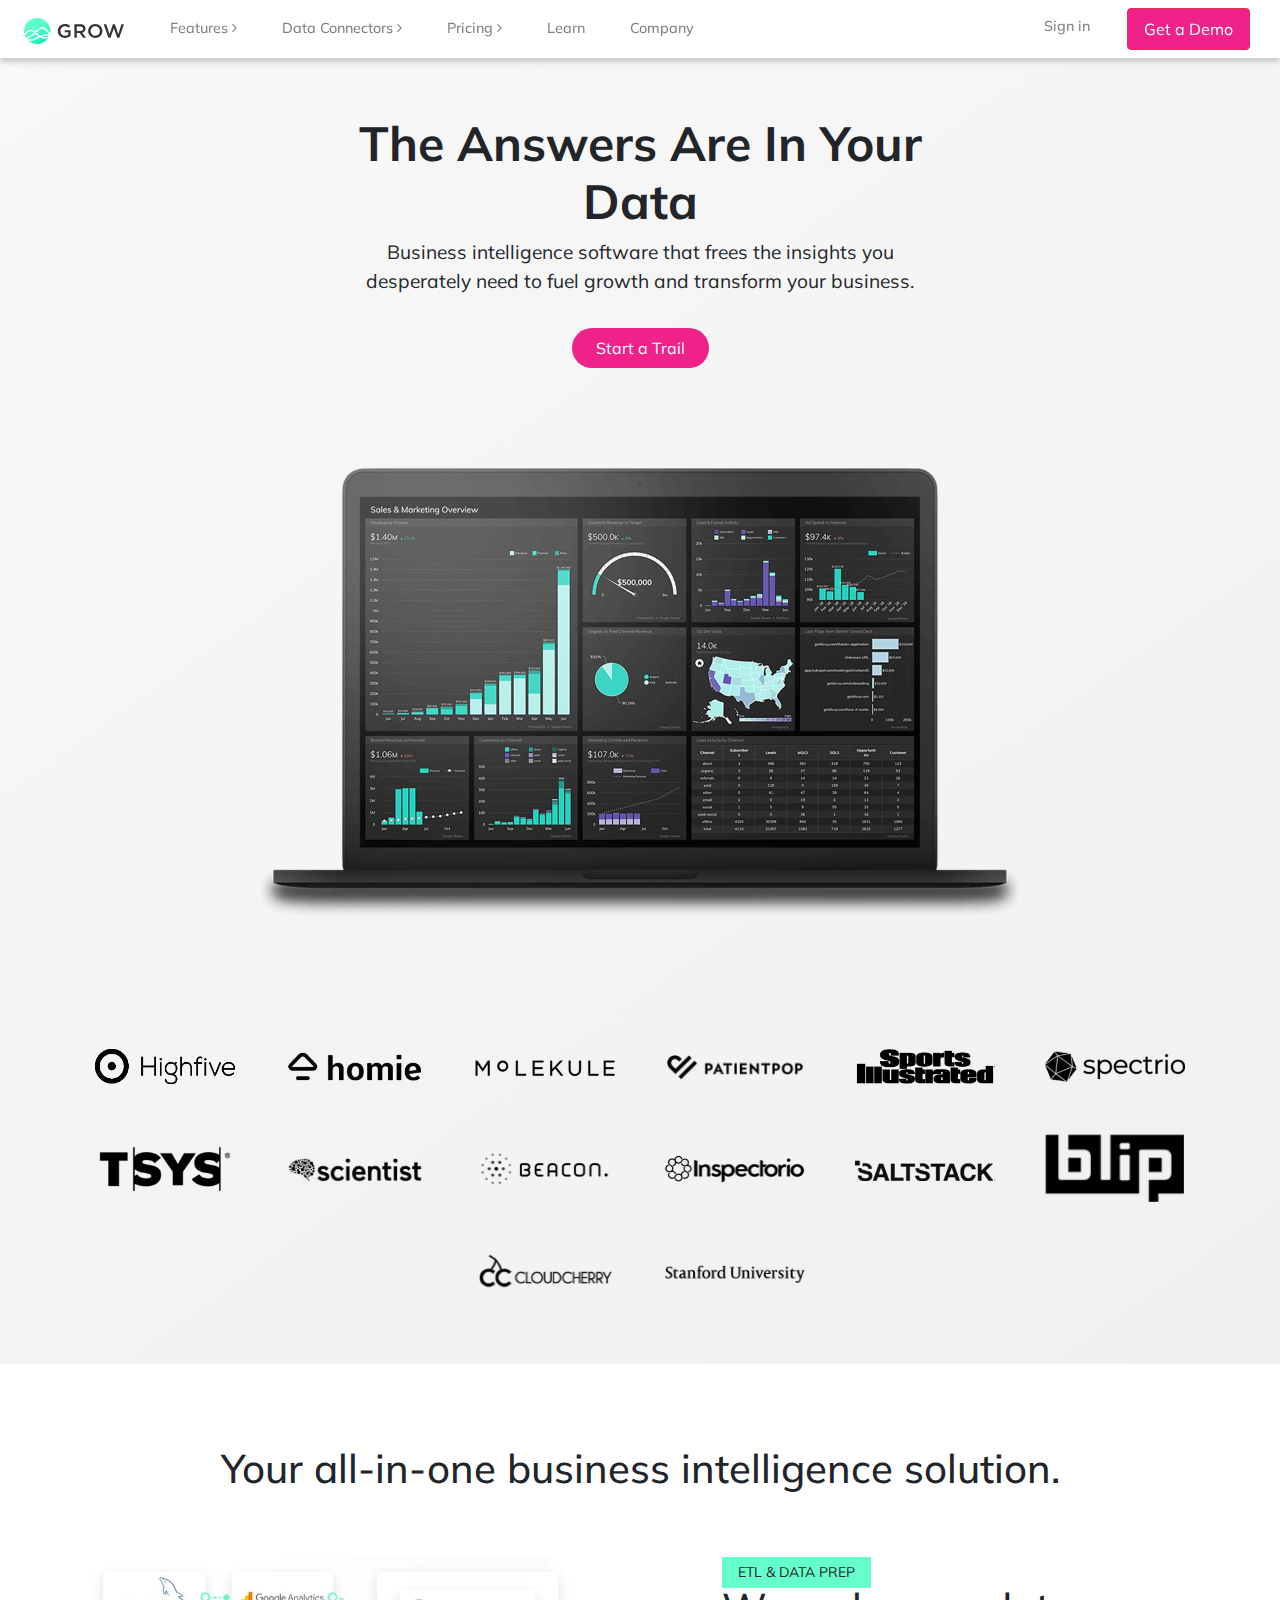
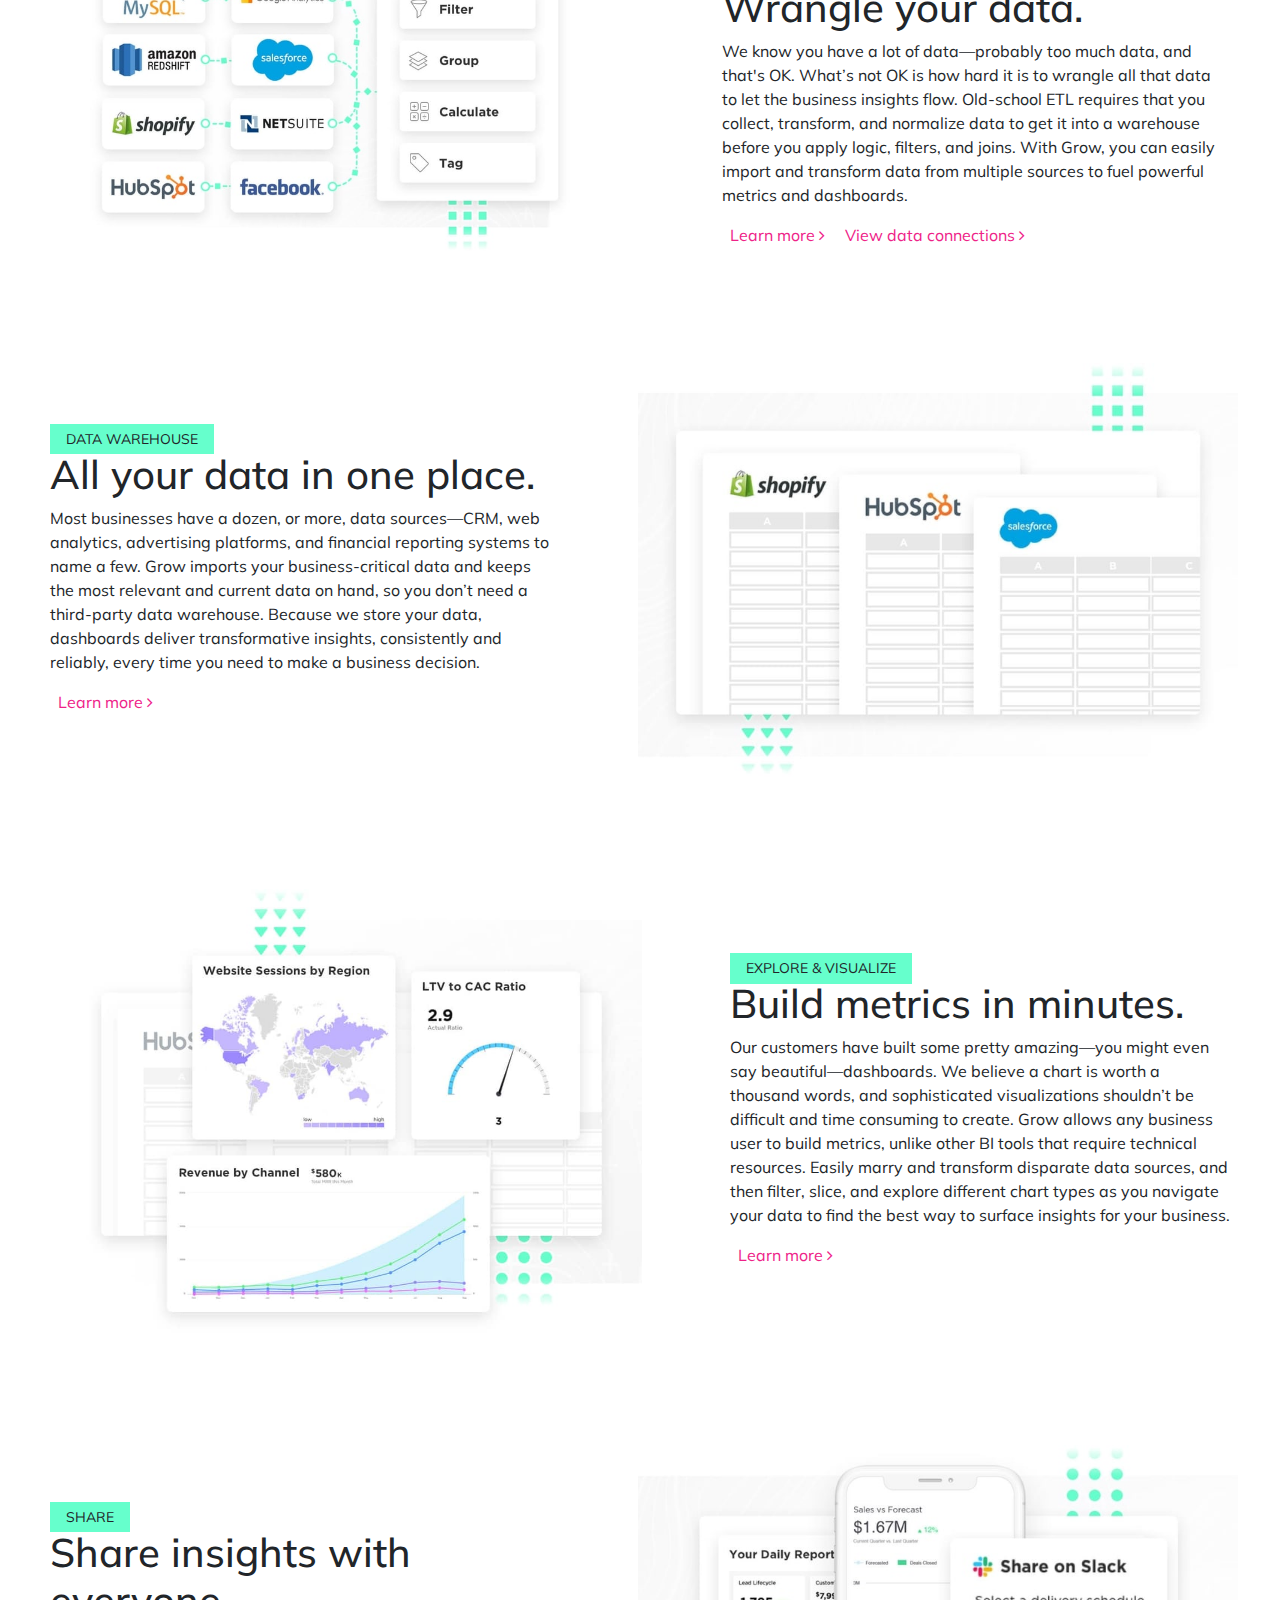
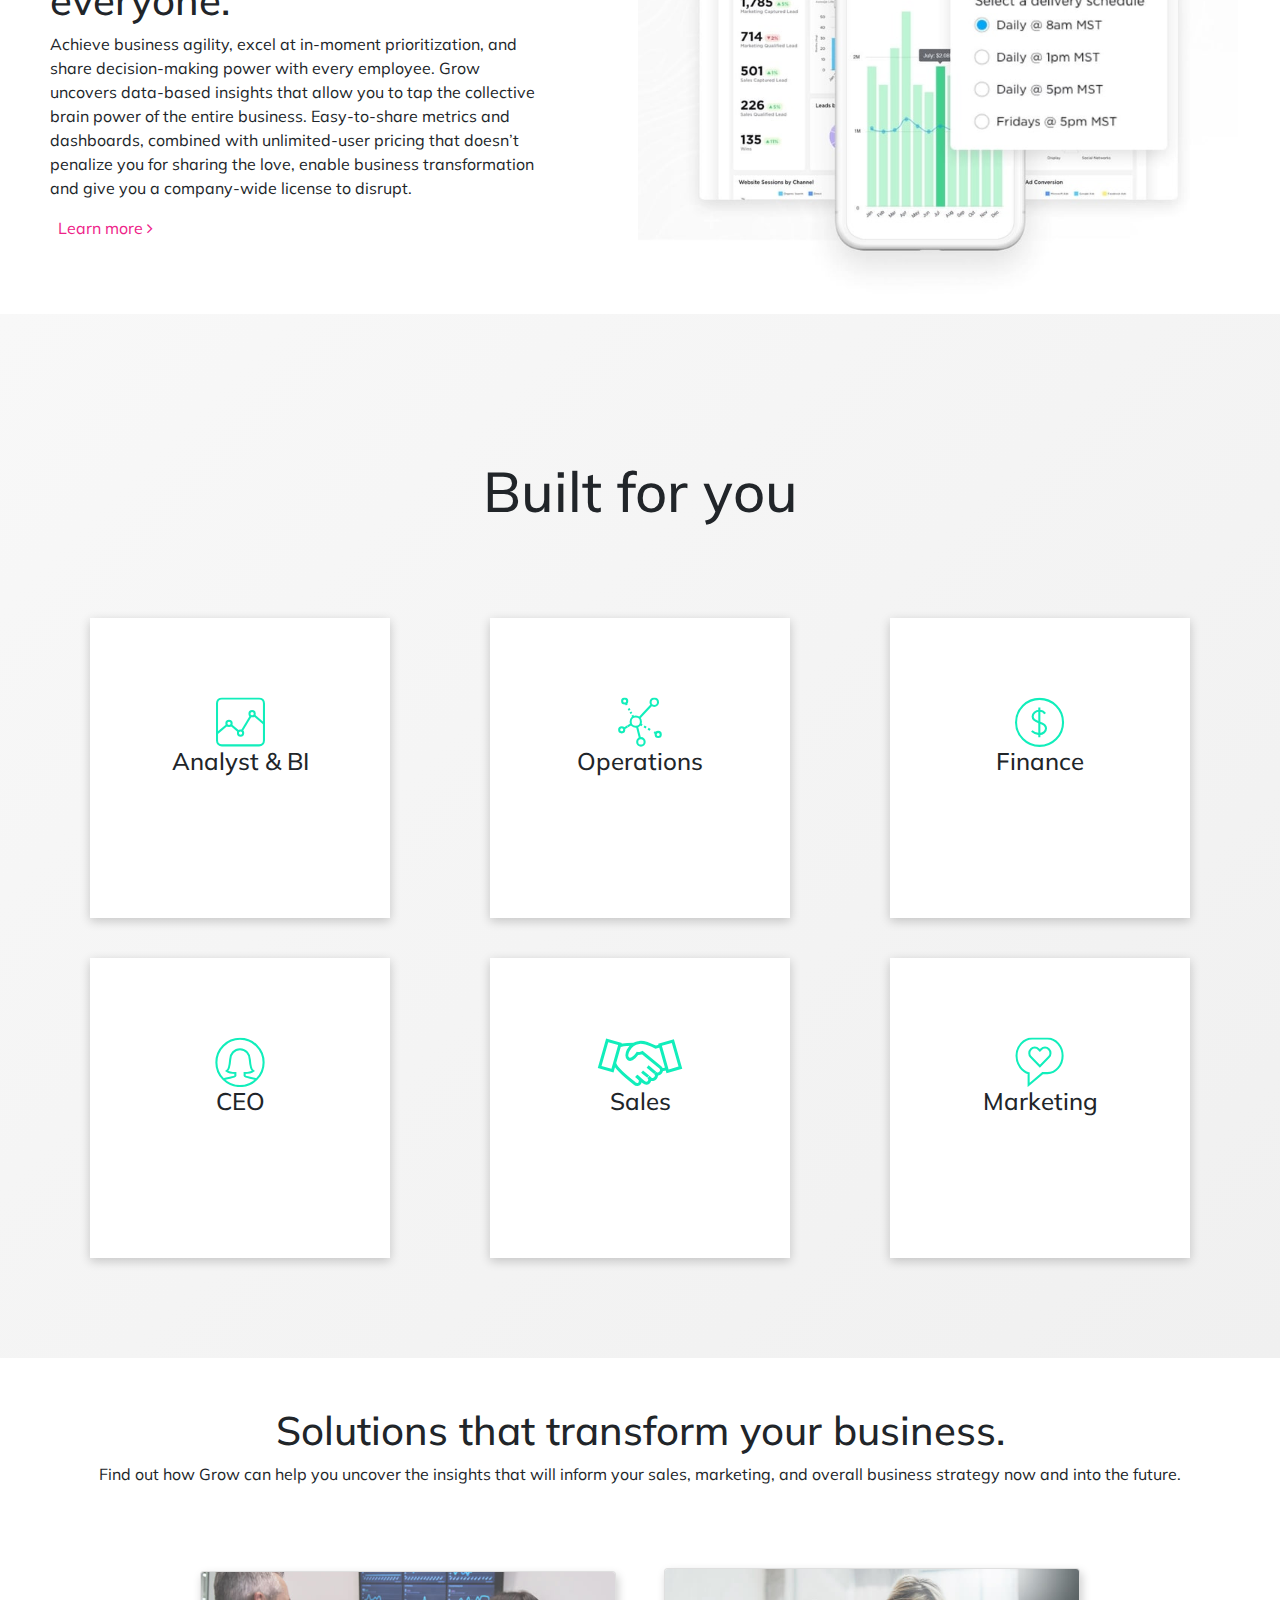
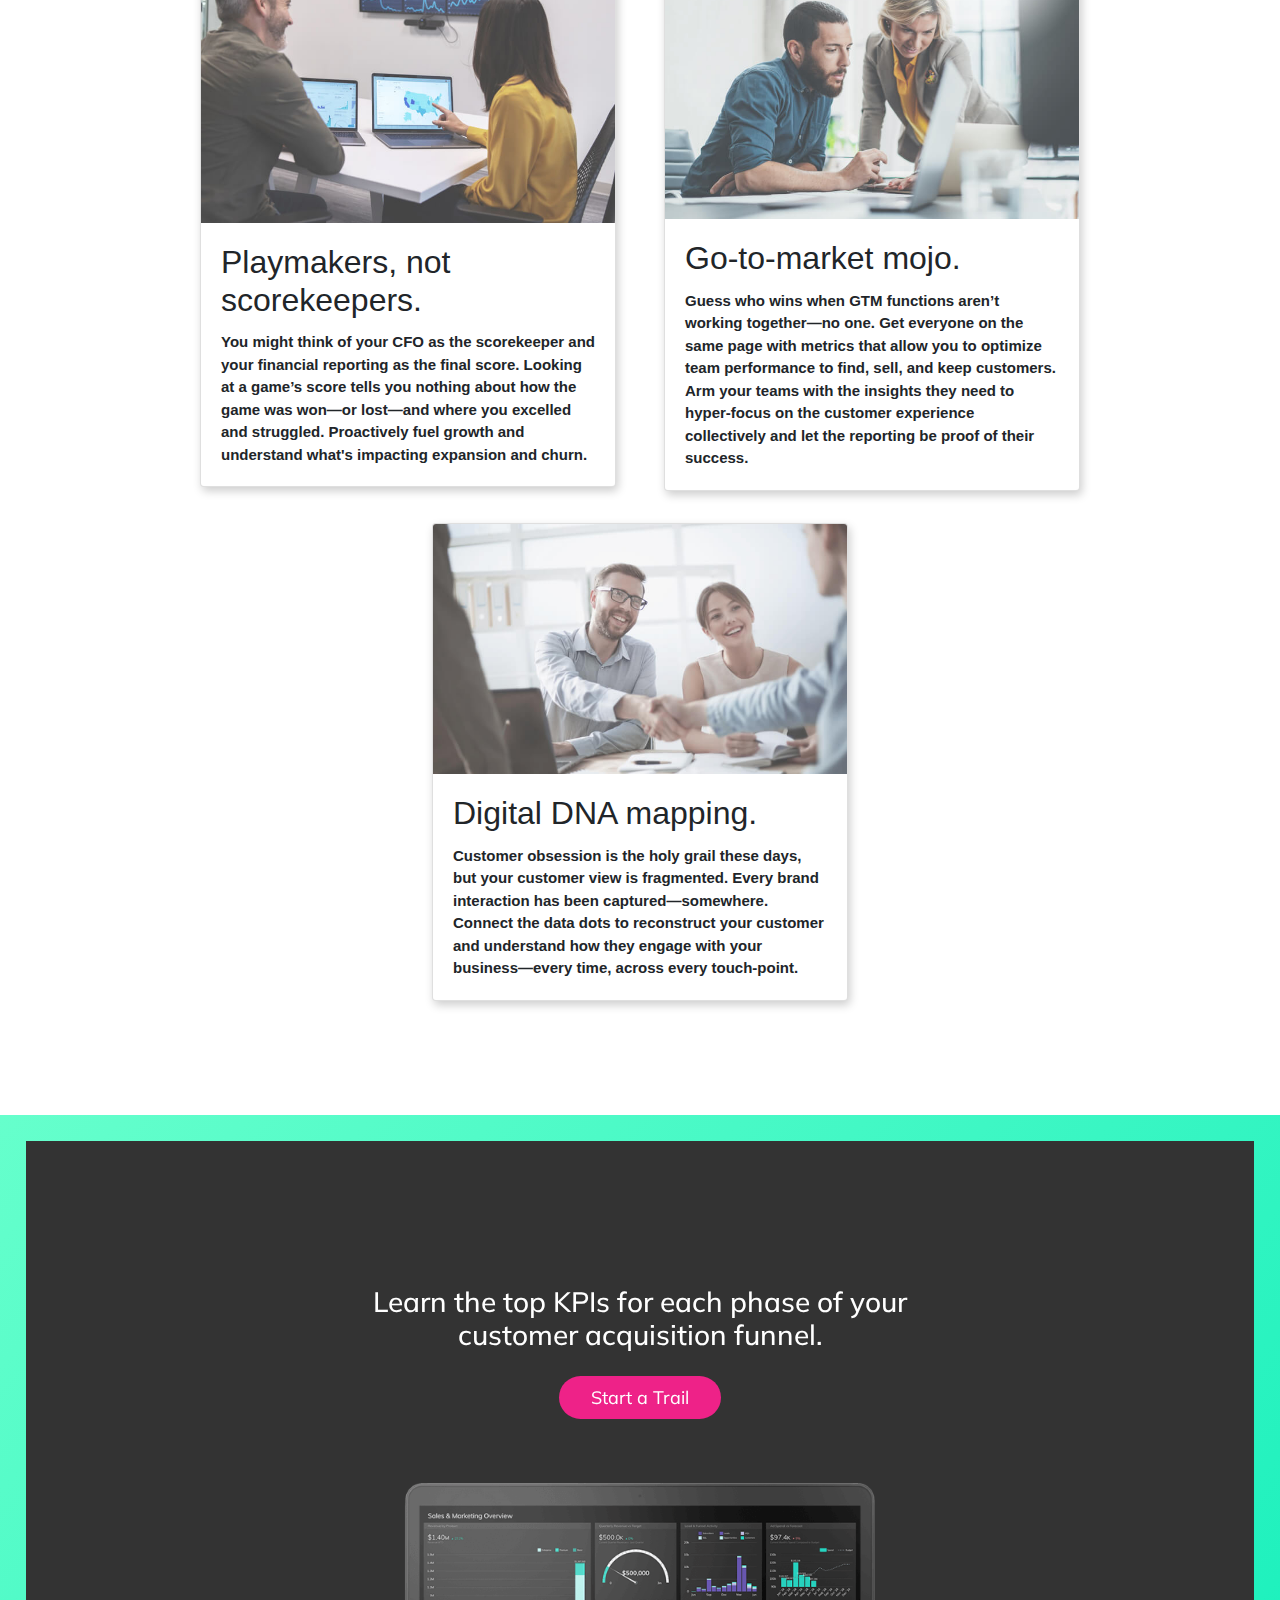
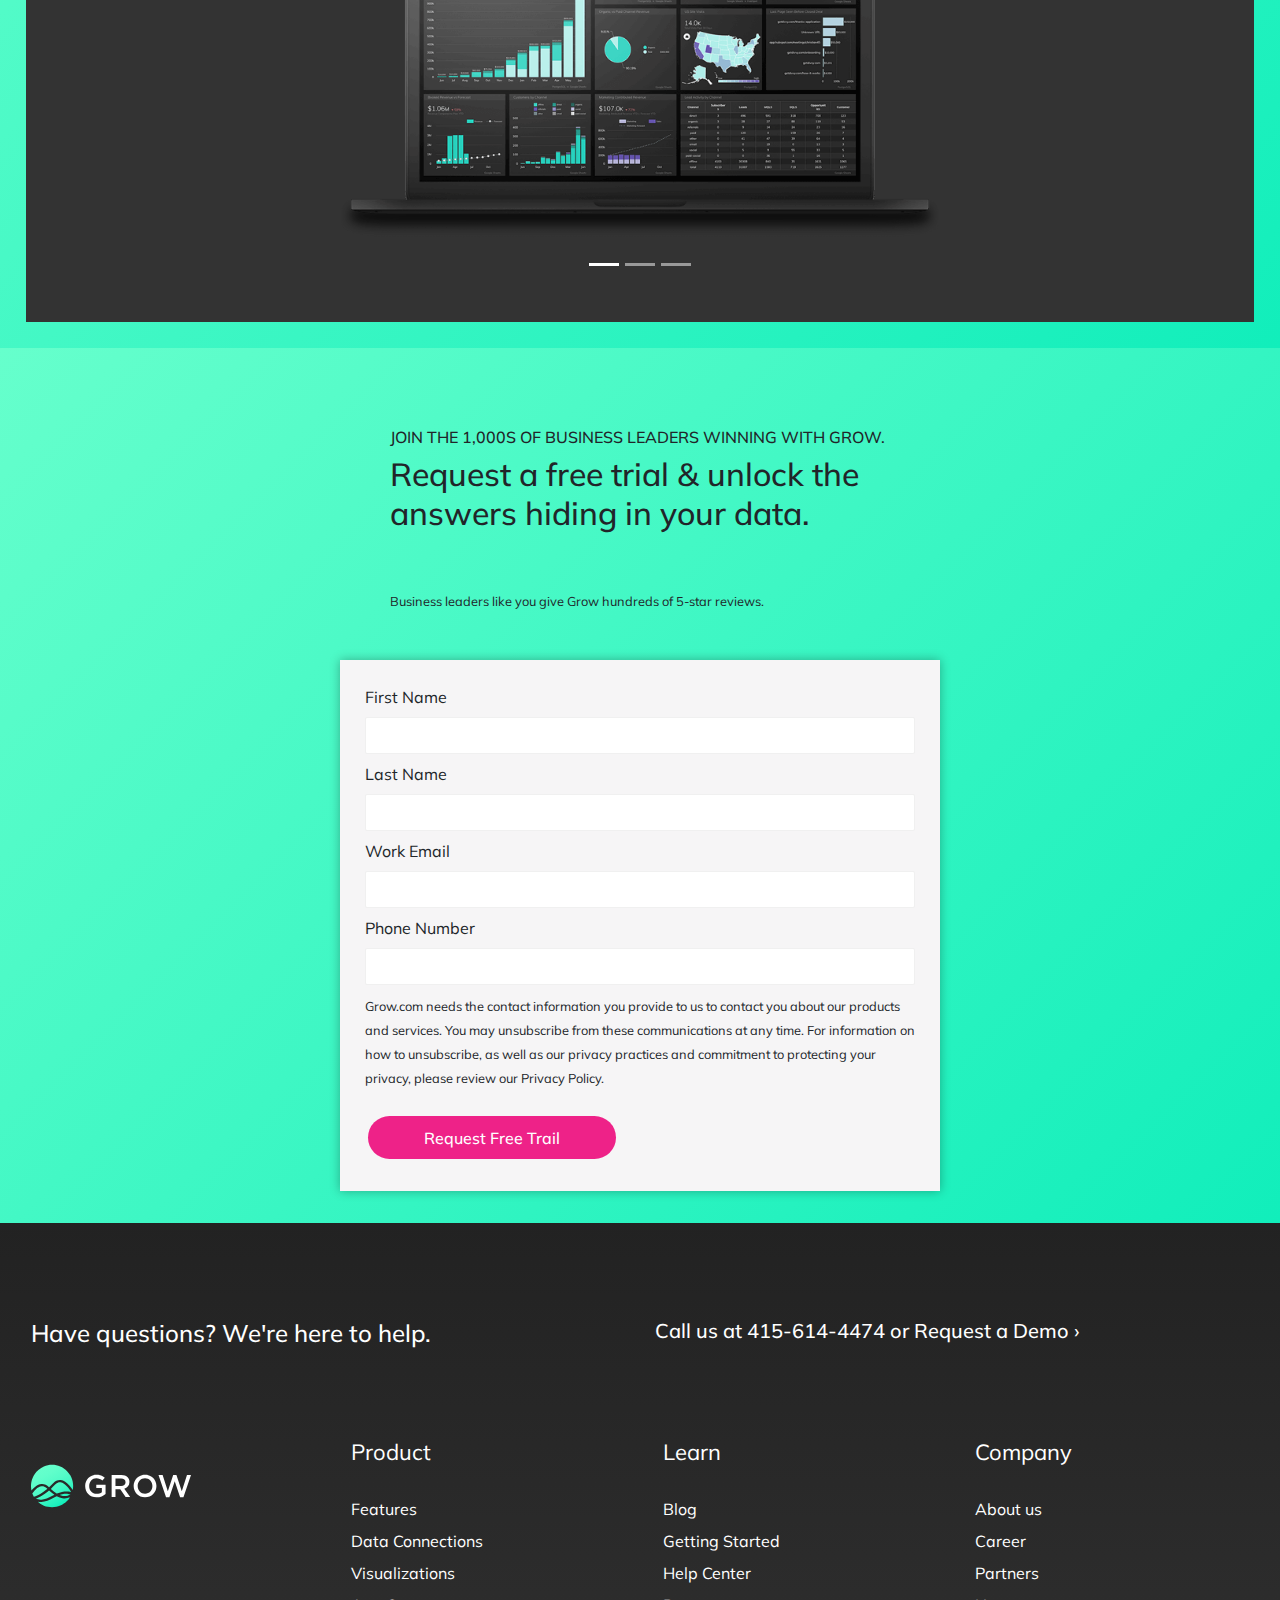
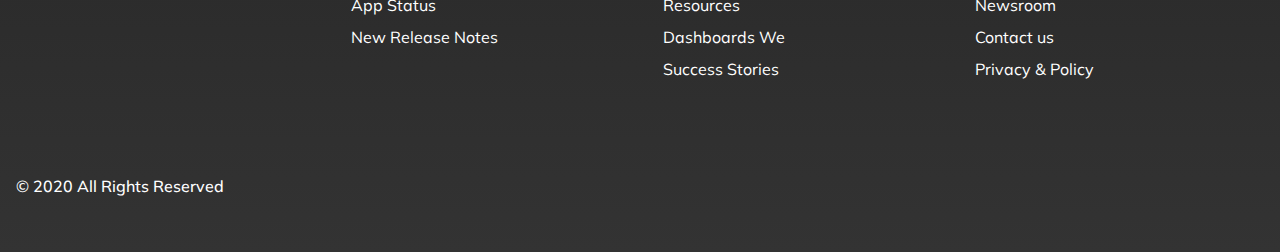
<file: Grow/index.html>
<!DOCTYPE html>
<html lang="en">
  <head>
    <title>Index</title>
    <!-- Required meta tags -->
    <meta charset="utf-8" />
    <meta
      name="viewport"
      content="width=device-width, initial-scale=1, shrink-to-fit=no"
    />

    <!-- Bootstrap CSS -->
    <link
      rel="stylesheet"
      href="https://stackpath.bootstrapcdn.com/bootstrap/4.3.1/css/bootstrap.min.css"
      integrity="sha384-ggOyR0iXCbMQv3Xipma34MD+dH/1fQ784/j6cY/iJTQUOhcWr7x9JvoRxT2MZw1T"
      crossorigin="anony
      mous"
    />
    <!--StyleSheet-->
    <link rel="stylesheet" href="assets/css/style.css" />
    <!--Owl stylesheet-->
    <link rel="stylesheet" href="assets/css/owl.carousel.min.css" />
    <link rel="stylesheet" href="assets/css/owl.theme.default.min.css" />
    <!--Font Awesome-->
    <link rel="stylesheet" href="https://maxcdn.bootstrapcdn.com/font-awesome/4.7.0/css/font-awesome.min.css">
  </head>
  <body style="padding-top: 65px;">
    <nav
      class="navbar navbar-expand-lg navbar-light bg-light fixed-top"
      id="navbar"
    >
      <a class="navbar-brand" href="index.html">
        <img
          src="images/navbar-logo.svg"
          alt="Grow Logo"
          width="100"
        />
      </a>
      <button
        class="navbar-toggler"
        type="button"
        data-toggle="collapse"
        data-target="#navbarSupportedContent"
        aria-controls="navbarSupportedContent"
        aria-expanded="false"
        aria-label="Toggle navigation"
      >
        <span class="navbar-toggler-icon"></span>
      </button>

      <div class="collapse navbar-collapse" id="navbarSupportedContent">
        <ul class="navbar-nav mr-auto">
          <li class="nav-item">
            <a class="nav-link" href="#"
              >Features <i class="fa fa-angle-right"></i> </a
            >
          </li>
          <li class="nav-item">
            <a class="nav-link" href="#">Data Connectors
              <i class="fa fa-angle-right"></i> 
            </a>
          </li>
          <li class="nav-item ">
            <a class="nav-link" href="pricing.html">
              Pricing <i class="fa fa-angle-right"></i> 
            </a>
          </li>
          <li class="nav-item">
            <a class="nav-link" href="#" tabindex="-1" aria-disabled="true"
              >Learn</a
            >
          </li>
          <li class="nav-item">
            <a class="nav-link" href="#" tabindex="-1" aria-disabled="true"
              >Company</a
            >
          </li>
        </ul>
        <ul class="navbar-nav ml-auto">
          <li class="nav-item">
            <a class="nav-link pt-2" href="signin.html" tabindex="-1" aria-disabled="true"
              >Sign in</a
            >
          </li>
          <li class="nav-item">
            <a
              class="nav-link btn btn-danger"
              href="#"
              tabindex="-1"
              aria-disabled="true"
              >Get a Demo</a
            >
          </li>
        </ul>
      </div>
    </nav>
    <main>
      <section >
        <div class="intro">
        <div class="intro-data">
          <h1>The Answers Are In Your Data</h1>
          <p>
            Business intelligence software that frees the insights you
            desperately need to fuel growth and transform your business.
          </p>
          <div class="text-center">
            <button class="btn-trail">
              Start a Trail
            </button>
          </div>
        </div>
        <div class="itro-image">
          <img src="images/feature-macbook.png" width="100%" alt="">
        </div>
        <div class="clients">
          <div>
            <img
              src="images/clients/c1.png"
              alt=""
              srcset=""
              style="width: 140px;"
            />
          </div>
          <div>
            <img
              src="images/clients/c2.png"
              alt=""
              srcset=""
              style="width: 140px;"
            />
          </div>
          <div>
            <img
              src="images/clients/c3.png"
              alt=""
              srcset=""
              style="width: 140px;"
            />
          </div>
          <div>
            <img
              src="images/clients/c4.png"
              alt=""
              srcset=""
              style="width: 140px;"
            />
          </div>
          <div>
            <img
              src="images/clients/c5.png"
              alt=""
              srcset=""
              style="width: 140px;"
            />
          </div>
          <div>
            <img
              src="images/clients/c6.png"
              alt=""
              srcset=""
              style="width: 140px;"
            />
          </div>
          <div>
            <img
              src="images/clients/c7.png"
              alt=""
              srcset=""
              style="width: 140px;"
            />
          </div>
          <div>
            <img
              src="images/clients/c8.png"
              alt=""
              srcset=""
              style="width: 140px;"
            />
          </div>
          <div>
            <img
              src="images/clients/c9.png"
              alt=""
              srcset=""
              style="width: 140px;"
            />
          </div>
          <div>
            <img
              src="images/clients/c10.png"
              alt=""
              srcset=""
              style="width: 140px;"
            />
          </div>
          <div>
            <img
              src="images/clients/c11.png"
              alt=""
              srcset=""
              style="width: 140px;"
            />
          </div>
          <div>
            <img
              src="images/clients/c12.png"
              alt=""
              srcset=""
              style="width: 140px;"
            />
          </div>
          <div>
            <img
              src="images/clients/c13.png"
              alt=""
              srcset=""
              style="width: 140px;"
            />
          </div>
          <div>
            <img
              src="images/clients/c14.png"
              alt=""
              srcset=""
              style="width: 140px;"
            />
          </div>
        </div>
      </div>
      </section>
      <section style="margin-top: 5rem;">
        <h1 class="text-center bis-heading mb-5">
          Your all-in-one business intelligence solution.
        </h1>
        <div id="bis">
          <div class="bis-image">
            <img src="images/bis.jpg" style="width: 80%;" alt="" srcset="" />
          </div>
          <div style="width: 500px;">
            <div class="bis-data">
              <span>ETL & DATA PREP</span>
              <h1>Wrangle your data.</h1>
              <p>
                We know you have a lot of data―probably too much data, and
                that's OK. What’s not OK is how hard it is to wrangle all that
                data to let the business insights flow. Old-school ETL requires
                that you collect, transform, and normalize data to get it into a
                warehouse before you apply logic, filters, and joins. With Grow,
                you can easily import and transform data from multiple sources
                to fuel powerful metrics and dashboards.
              </p>
              <div>
                <a href="#">Learn more <i class="fa fa-angle-right"></i> </a>
                <a href="#">View data connections <i class="fa fa-angle-right"></i> </a>
              </div>
            </div>
          </div>
        </div>
      </section>
      <section class="warehouse" style="margin-top: 5rem;">
        <div class="data-warehouse">
          <span class="text-uppercase"> Data Warehouse</span>
          <h1>All your data in one place.</h1>
          <p>
            Most businesses have a dozen, or more, data sources―CRM, web
            analytics, advertising platforms, and financial reporting systems to
            name a few. Grow imports your business-critical data and keeps the
            most relevant and current data on hand, so you don’t need a
            third-party data warehouse. Because we store your data, dashboards
            deliver transformative insights, consistently and reliably, every
            time you need to make a business decision.
          </p>
          <a href="#">Learn more <i class="fa fa-angle-right"></i> </a>
        </div>
        <div class="warehouse-image">
          <img src="images/dw.jpg" style="width: 100%;" alt="" srcset="" />
        </div>
      </section>
      <section class="metrics" style="margin-top: 5rem;">
        <div class="metric-image">
          <img src="images/metrics.jpg" style="width: 100%;" alt="" srcset="" />
        </div>
        <div class="metric-data">
          <span>EXPLORE & VISUALIZE</span>
          <h1>Build metrics in minutes.</h1>
          <p>
            Our customers have built some pretty amazing―you might even say
            beautiful―dashboards. We believe a chart is worth a thousand words,
            and sophisticated visualizations shouldn’t be difficult and time
            consuming to create. Grow allows any business user to build metrics,
            unlike other BI tools that require technical resources. Easily marry
            and transform disparate data sources, and then filter, slice, and
            explore different chart types as you navigate your data to find the
            best way to surface insights for your business.
          </p>
          <a href="#">Learn more <i class="fa fa-angle-right"></i> </a>
        </div>
      </section>
      <section class="share" style="margin-top: 5rem;">
        <div class="share-data">
          <span class="text-uppercase"> Share</span>
          <h1>Share insights with everyone.</h1>
          <p>
            Achieve business agility, excel at in-moment prioritization, and
            share decision-making power with every employee. Grow uncovers
            data-based insights that allow you to tap the collective brain power
            of the entire business. Easy-to-share metrics and dashboards,
            combined with unlimited-user pricing that doesn’t penalize you for
            sharing the love, enable business transformation and give you a
            company-wide license to disrupt.
          </p>
          <a href="#">Learn more <i class="fa fa-angle-right"></i> </a>
        </div>
        <div class="share-image">
          <img src="images/share.jpg" style="width: 100%;" alt="" srcset="" />
        </div>
      </section>
      <section id="built">
        <h1 class="text-center">Built for you</h1>
        <div class="built">
          <div class="box">
            <div class="box-content">
            <img
              src="images/icons/chart.svg"
              style="width: 100px; height: 50px;"
              alt=""
              srcset=""
            />
            <h4>Analyst &amp; BI</h4>
            <p>Build automated reporting from disparate sources to provide data-driven recommendations.</p>
            </div>
          </div>

          <div class="box">
            <div class="box-content">
            <img
              src="images/icons/blobs.svg"
              style="width: 100px; height: 50px;"
              alt=""
              srcset=""
            />
            <h4>Operations</h4>
            <p>Harness the wave of information and become a strategic coordinator of actionable data.</p>
          </div>
          </div>
          <div class="box">
            <div class="box-content">
            <img
              src="images/icons/money.svg"
              style="width: 100px; height: 50px;"
              alt=""
              srcset=""
            />
            <h4>Finance</h4>
            <p>Quickly tap into data to increase profitability, assess risk, and provide real-time reporting.</p>
          </div>
          </div>
          <div class="box">
            <div class="box-content">
            <img
              src="images/icons/female.svg"
              style="width: 100px; height: 50px;"
              alt=""
              srcset=""
            />
            <h4>CEO</h4>
            <p>Deliver results by making better decisions quickly with transformative insights that drive business agility.</p>
          </div>
          </div>
          <div class="box">
            <div class="box-content">
            <img
              src="images/icons/hands.svg"
              style="width: 100px; height: 50px;"
              alt=""
              srcset=""
            />
            <h4>Sales</h4>
            <p>Use insights such as buying behavior, booking patterns, and competitor activity to predict sales.</p>
          </div>
          </div>
          <div class="box">
            <div class="box-content">
            <img
              src="images/icons/blob.svg"
              style="width: 100px; height: 50px;"
              alt=""
              srcset=""
            />
            <h4>Marketing</h4>
            <p>Understand the effectiveness of your digital spend, from lead acquisition to customer lifetime value.</p>
          </div>
          </div>
        </div>
      </section>
      <section class="my-5">
        <h1 class="text-center">Solutions that transform your business.</h1>
        <p class="text-center">
          Find out how Grow can help you uncover the insights that will inform
          your sales, marketing, and overall business strategy now and into the
          future.
        </p>
        <div class="stb">
          <div class="card" style="width: 26rem;">
            <img
              src="images/solution-playmarker.jpg"
              class="card-img-top"
              alt="..."
            />
            <div class="card-body">
              <h4 class="card-title">Playmakers, not scorekeepers.</h4>
              <p class="card-text">
                You might think of your CFO as the scorekeeper and your
                financial reporting as the final score. Looking at a game’s
                score tells you nothing about how the game was won―or lost―and
                where you excelled and struggled. Proactively fuel growth and
                understand what's impacting expansion and churn.
              </p>
            </div>
          </div>
          <div class="card" style="width: 26rem;">
            <img src="images/solution-gtm.jpg" class="card-img-top" alt="..." />
            <div class="card-body">
              <h4 class="card-title">Go-to-market mojo.</h4>
              <p class="card-text">
                Guess who wins when GTM functions aren’t working together―no
                one. Get everyone on the same page with metrics that allow you
                to optimize team performance to find, sell, and keep customers.
                Arm your teams with the insights they need to hyper-focus on the
                customer experience collectively and let the reporting be proof
                of their success.
              </p>
            </div>
          </div>
          <div class="card" style="width: 26rem;">
            <img src="images/solution-dna.jpg" class="card-img-top" alt="..." />
            <div class="card-body">
              <h4 class="card-title">Digital DNA mapping.</h4>
              <p class="card-text">
                Customer obsession is the holy grail these days, but your
                customer view is fragmented. Every brand interaction has been
                captured―somewhere. Connect the data dots to reconstruct your
                customer and understand how they engage with your business―every
                time, across every touch-point.
              </p>
            </div>
          </div>
        </div>
      </section>
      <section class="features">
        <div class="fcontainer">
          <div id="carouselExampleIndicators" class="carousel slide" data-ride="carousel">
  <ol class="carousel-indicators mt-5">
    <li data-target="#carouselExampleIndicators" data-slide-to="0" class="active"></li>
    <li data-target="#carouselExampleIndicators" data-slide-to="1"></li>
    <li data-target="#carouselExampleIndicators" data-slide-to="2"></li>
  </ol>
  <div class="carousel-inner">
    <div class="carousel-item active">
        <div class="slider">
            <div class="slider-data">
              <h3 class="text-center">
                Learn the top KPIs for each phase of your customer acquisition
                funnel.
              </h3>
              <div class="text-center">
                <button class="slide-btn">Start a Trail</button>
              </div>
            </div>
            <div class="slider-image">
              <img
                src="images/feature-macbook.png"
                style="width: 100%;"
                alt=""
                srcset=""
              />
            </div>
            </div>
    </div>
     <div class="carousel-item">
       <div class="slider">
            <div class="slider-data">
              <h3 class="text-center">
               Marketing's job doesn't end with the lead handoff—not anymore.
              </h3>
              <div class="text-center">
                <button class="slide-btn">GTM Mojo Dashboard</button>
              </div>
            </div>
            <div class="slider-image">
              <img
                src="images/gtm-dashboard.png"
                style="width: 100%;"
                alt=""
                srcset=""
              />
            </div>
            </div>
    </div>
    <div class="carousel-item">
            <div class="slider">
            <div class="slider-data">
              <h3 class="text-center">
             Check out Grow's Oscars dashboard and 2020 predictions.
              </h3>
              <h3 class="text-center">
                Analytics Walks the Red Carpet: Grow Picks Oscar’s ‘Best Picture’
              </h3>
              <div class="text-center">
                <button class="slide-btn">Read Oscar Blog</button>
              </div>
            </div>
            <div class="slider-image">
              <img
                src="images/oscar-dashboard.png"
                style="width: 100%;"
                alt=""
                srcset=""
              />
            </div>
            </div>
    </div>
   
  </div>
 
</div>
              
           
     
            </div>
          </div>
      </section>
      <section class="contact">
        <div class="form-data">
          <h6>JOIN THE 1,000S OF BUSINESS LEADERS WINNING WITH GROW.</h6>
          <h2>
            Request a free trial & unlock the answers hiding in your data.
          </h2>
          <div class="py-5">
              <small>Business leaders like you give Grow hundreds of 5-star reviews.
</small>
          </div>
        </div>
        <div class="contact-form">
          <div class="contact-form-wrapper">
            <form action="">
             
              <div class="field">
                <label for="email">First Name</label>
                <input type="text" name="email" id="email" class="rest" />
              </div>
              <div class="field">
                <label for="password">Last Name</label>
                <input type="text" name="pswd" id="pswd" class="rest" />
              </div>
              <div class="field">
                <label for="email">Work Email</label>
                <input type="email" name="email" id="email" class="rest" />
              </div>
              <div class="field">
                <label for="password">Phone Number</label>
                <input type="number" name="pswd" id="pswd" class="rest" />
              </div>
              <div>
                  <small>Grow.com needs the contact information you provide to us to contact you about our products and services. You may unsubscribe from these communications at any time. For information on how to unsubscribe, as well as our privacy practices and commitment to protecting your privacy, please review our Privacy Policy.</small>
              </div>
              <div class="btn-box">
                <div class="btn">
                  <button>Request Free Trail</button>
                </div>
                
            </form>
          </div>
        </div>
      </section>
    </main>
    <footer>
        <div class="container-fluid">
            <div class="row">
                <div class="col-lg-6" style="color: #fff;">
                    <h4 class="py-5">
                    Have questions? We're here to help.
                    </h4>
                </div>
                <div class="col-lg-6">
                    <h5 style="color: #fff;" class="py-5">
                        Call us at 415-614-4474 or Request a Demo ›
                    </h5>
                </div>
            </div>
            <div class="row" style="padding: 2rem 0rem;">
                <div class="col-lg-3 col-md-6 col-sm-6 col-12">
                    <img src="images/color-logo.svg" width="160" height="100" alt="" srcset="">
                </div>
                <div class="col-lg-3 col-md-6 col-sm-6 col-12">
                    <ul class="list-unstyled">
                        <li>
                            <a href="#">Product</a>
                        </li>
                         <li>
                            <a href="#">Features</a>
                        </li>
                         <li>
                            <a href="#">Data Connections</a>
                        </li>
                         <li>
                            <a href="#">Visualizations</a>
                        </li>
                         <li>
                            <a href="#">App Status</a>
                        </li>
                         <li>
                            <a href="#">New Release Notes</a>
                        </li>
                    </ul>
                </div>
                <div class="col-lg-3 col-md-6 col-sm-6 col-12">
                    <ul class="list-unstyled">
                        <li>
                            <a href="#">Learn</a>
                        </li>
                         <li>
                            <a href="#">Blog</a>
                        </li>
                         <li>
                            <a href="#">Getting Started</a>
                        </li>
                         <li>
                            <a href="#">Help Center</a>
                        </li>
                         <li>
                            <a href="#">Resources</a>
                        </li>
                         <li>
                            <a href="#">Dashboards We</a>
                        </li>
                        <li>
                            <a href="#">Success Stories</a>
                        </li>
                    </ul>
                </div>
                <div class="col-lg-3 col-md-6 col-sm-6 col-12">
                    <ul class="list-unstyled">
                        <li>
                            <a href="#">Company</a>
                        </li>
                         <li>
                            <a href="#">About us</a>
                        </li>
                         <li>
                            <a href="#">Career</a>
                        </li>
                         <li>
                            <a href="#">Partners</a>
                        </li>
                         <li>
                            <a href="#">Newsroom</a>
                        </li>
                         <li>
                            <a href="#">Contact us</a>
                        </li>
                         <li>
                            <a href="#">Privacy &amp; Policy</a>
                        </li>
                    </ul>
                </div>
            </div>
        </div>
        <h6 class="pt-5" style="color:#fff">&copy; 2020 All Rights Reserved</h6>
    </footer>
    <!-- Optional JavaScript -->
    <!-- jQuery first, then Popper.js, then Bootstrap JS -->
    <script
      src="https://code.jquery.com/jquery-3.3.1.slim.min.js"
      integrity="sha384-q8i/X+965DzO0rT7abK41JStQIAqVgRVzpbzo5smXKp4YfRvH+8abtTE1Pi6jizo"
      crossorigin="anonymous"
    ></script>
    <script
      src="https://cdnjs.cloudflare.com/ajax/libs/popper.js/1.14.7/umd/popper.min.js"
      integrity="sha384-UO2eT0CpHqdSJQ6hJty5KVphtPhzWj9WO1clHTMGa3JDZwrnQq4sF86dIHNDz0W1"
      crossorigin="anonymous"
    ></script>
    <script
      src="https://stackpath.bootstrapcdn.com/bootstrap/4.3.1/js/bootstrap.min.js"
      integrity="sha384-JjSmVgyd0p3pXB1rRibZUAYoIIy6OrQ6VrjIEaFf/nJGzIxFDsf4x0xIM+B07jRM"
      crossorigin="anonymous"
    ></script>
    <script src="assets/js/owl.carousel.min.js"></script>
 
  </body>
</html>
</file>
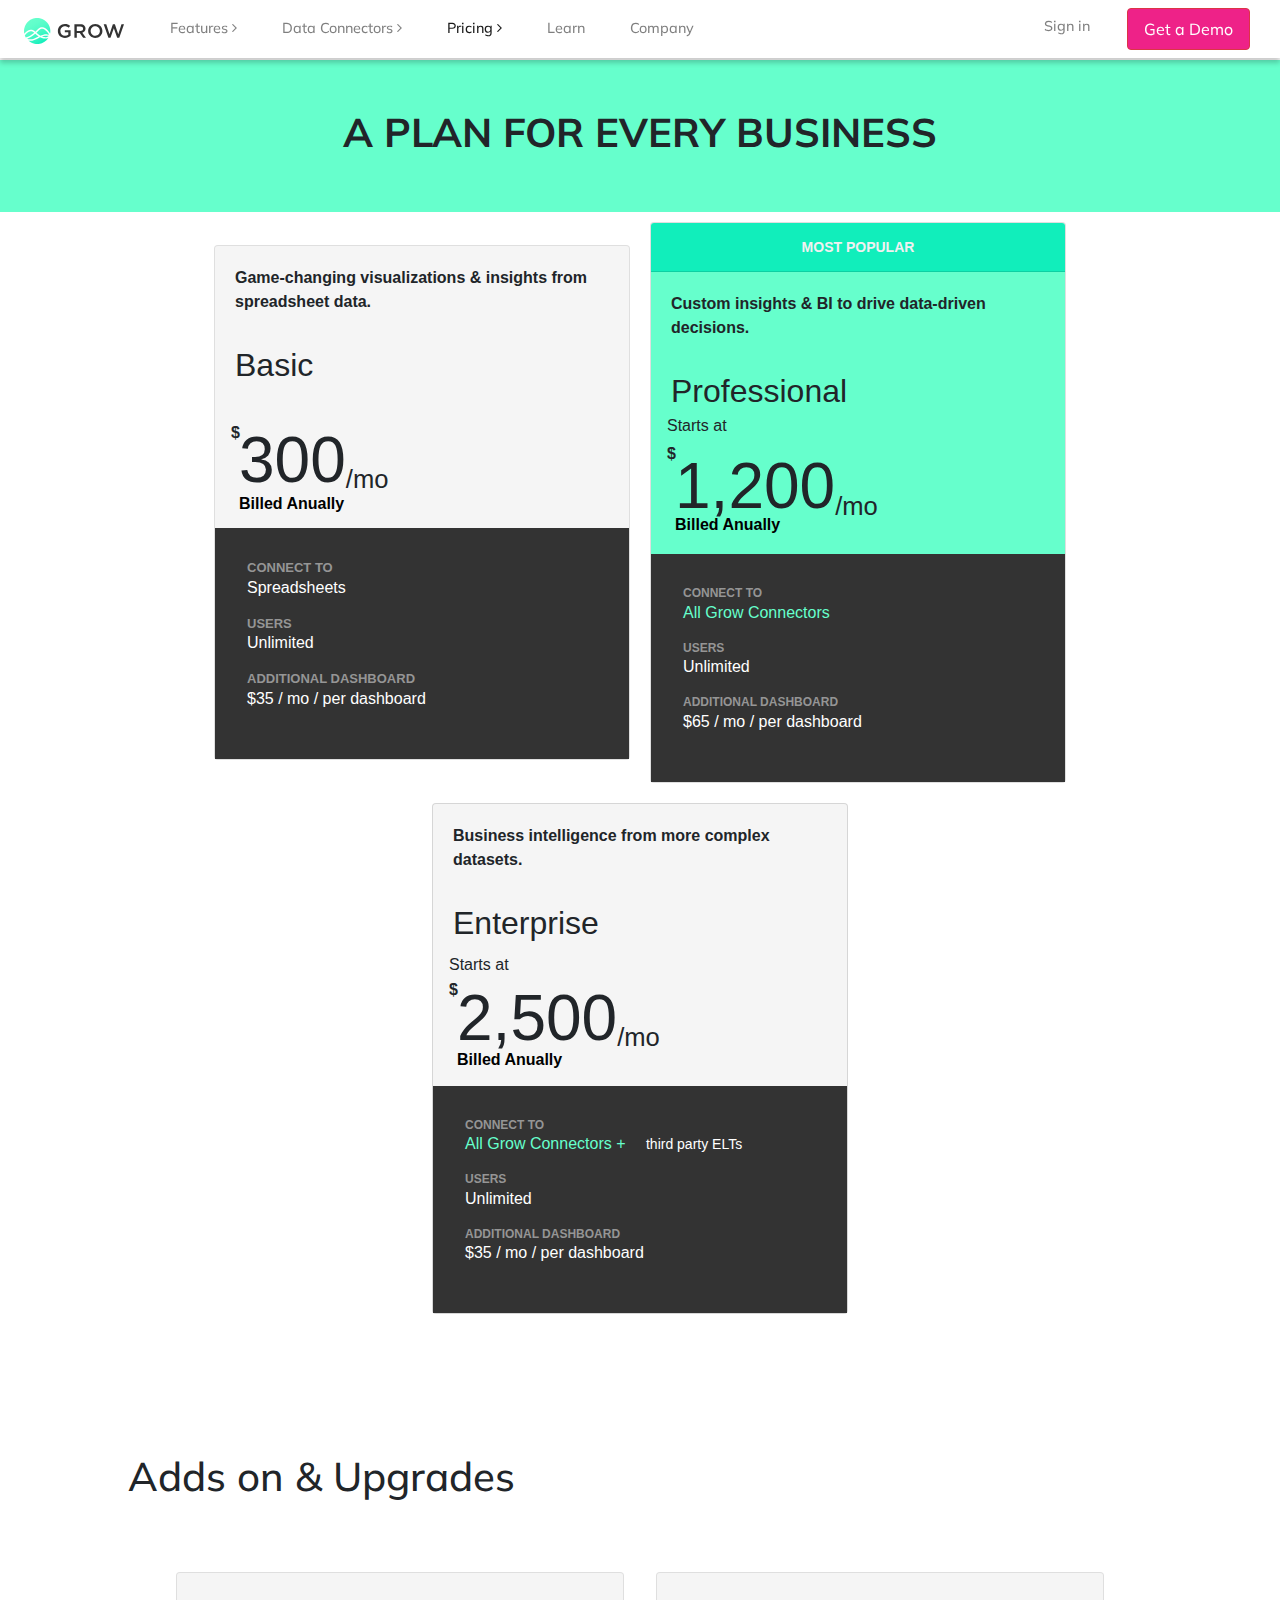
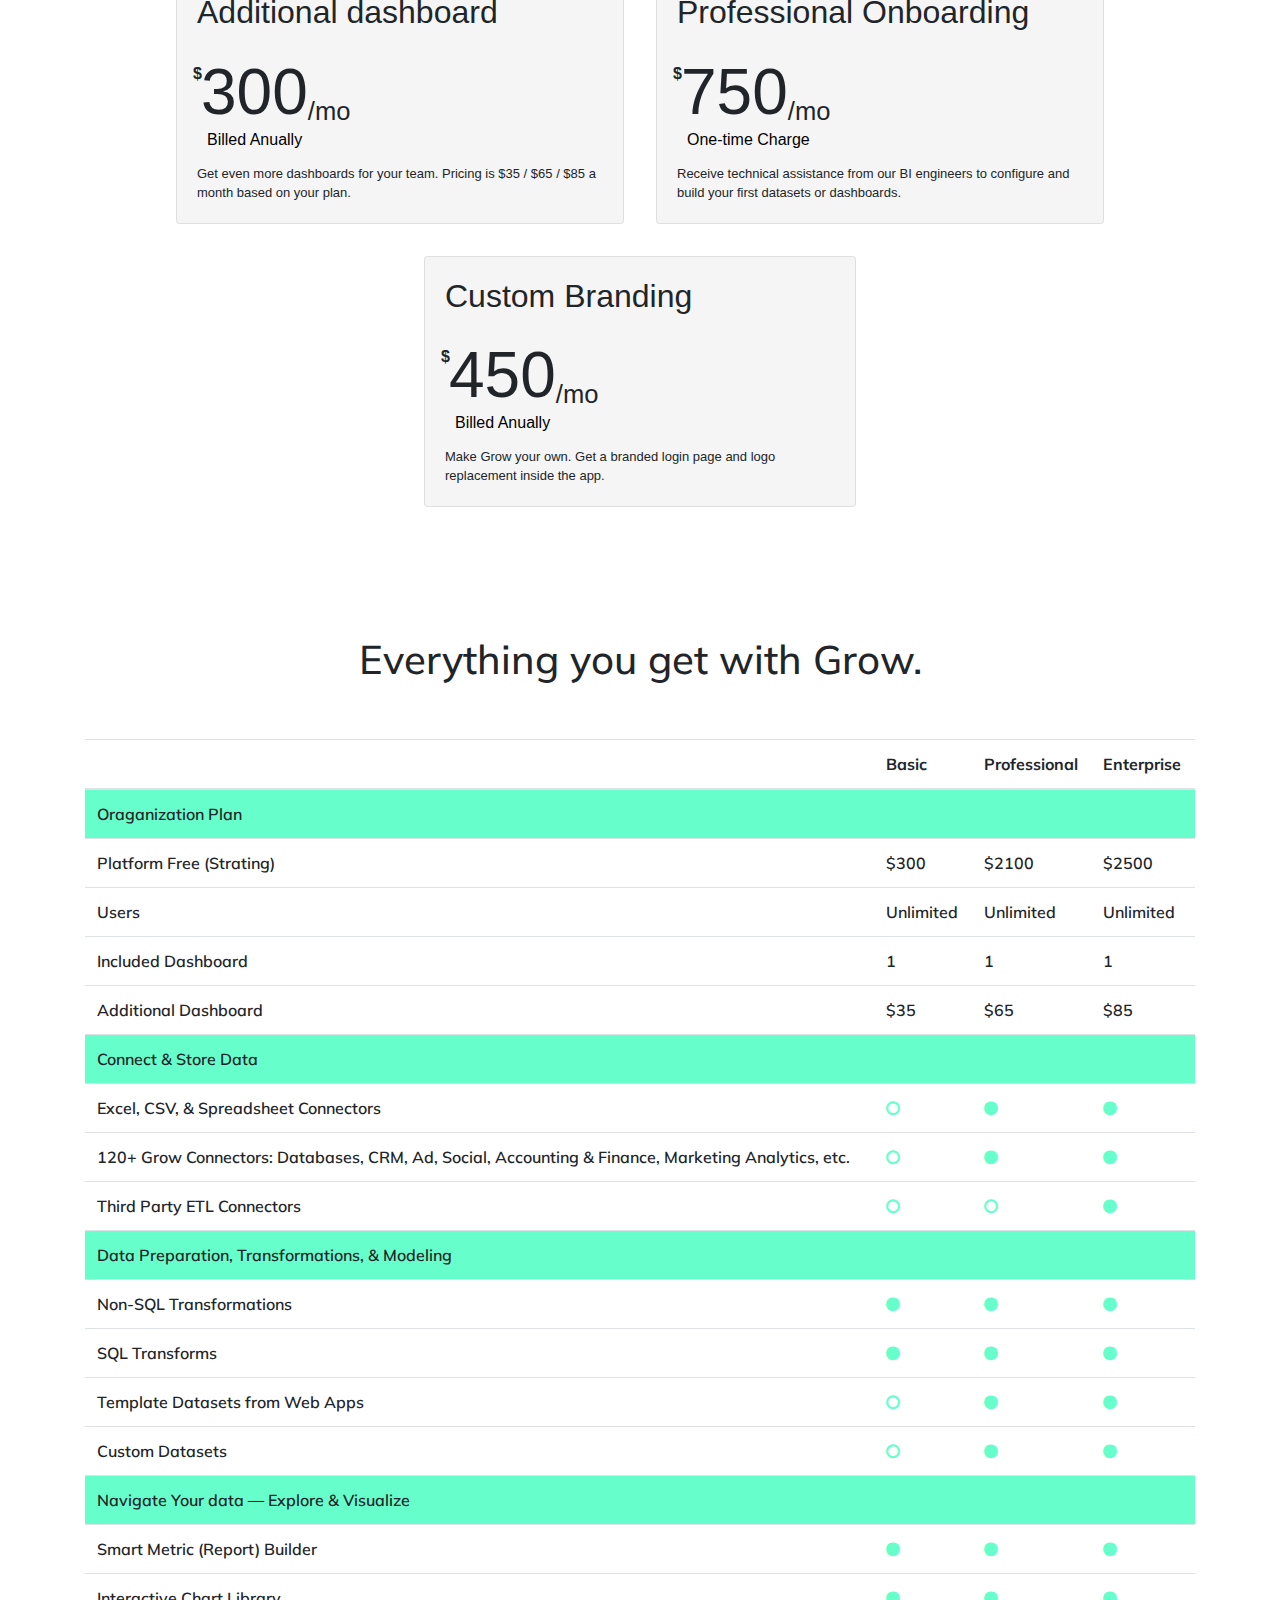
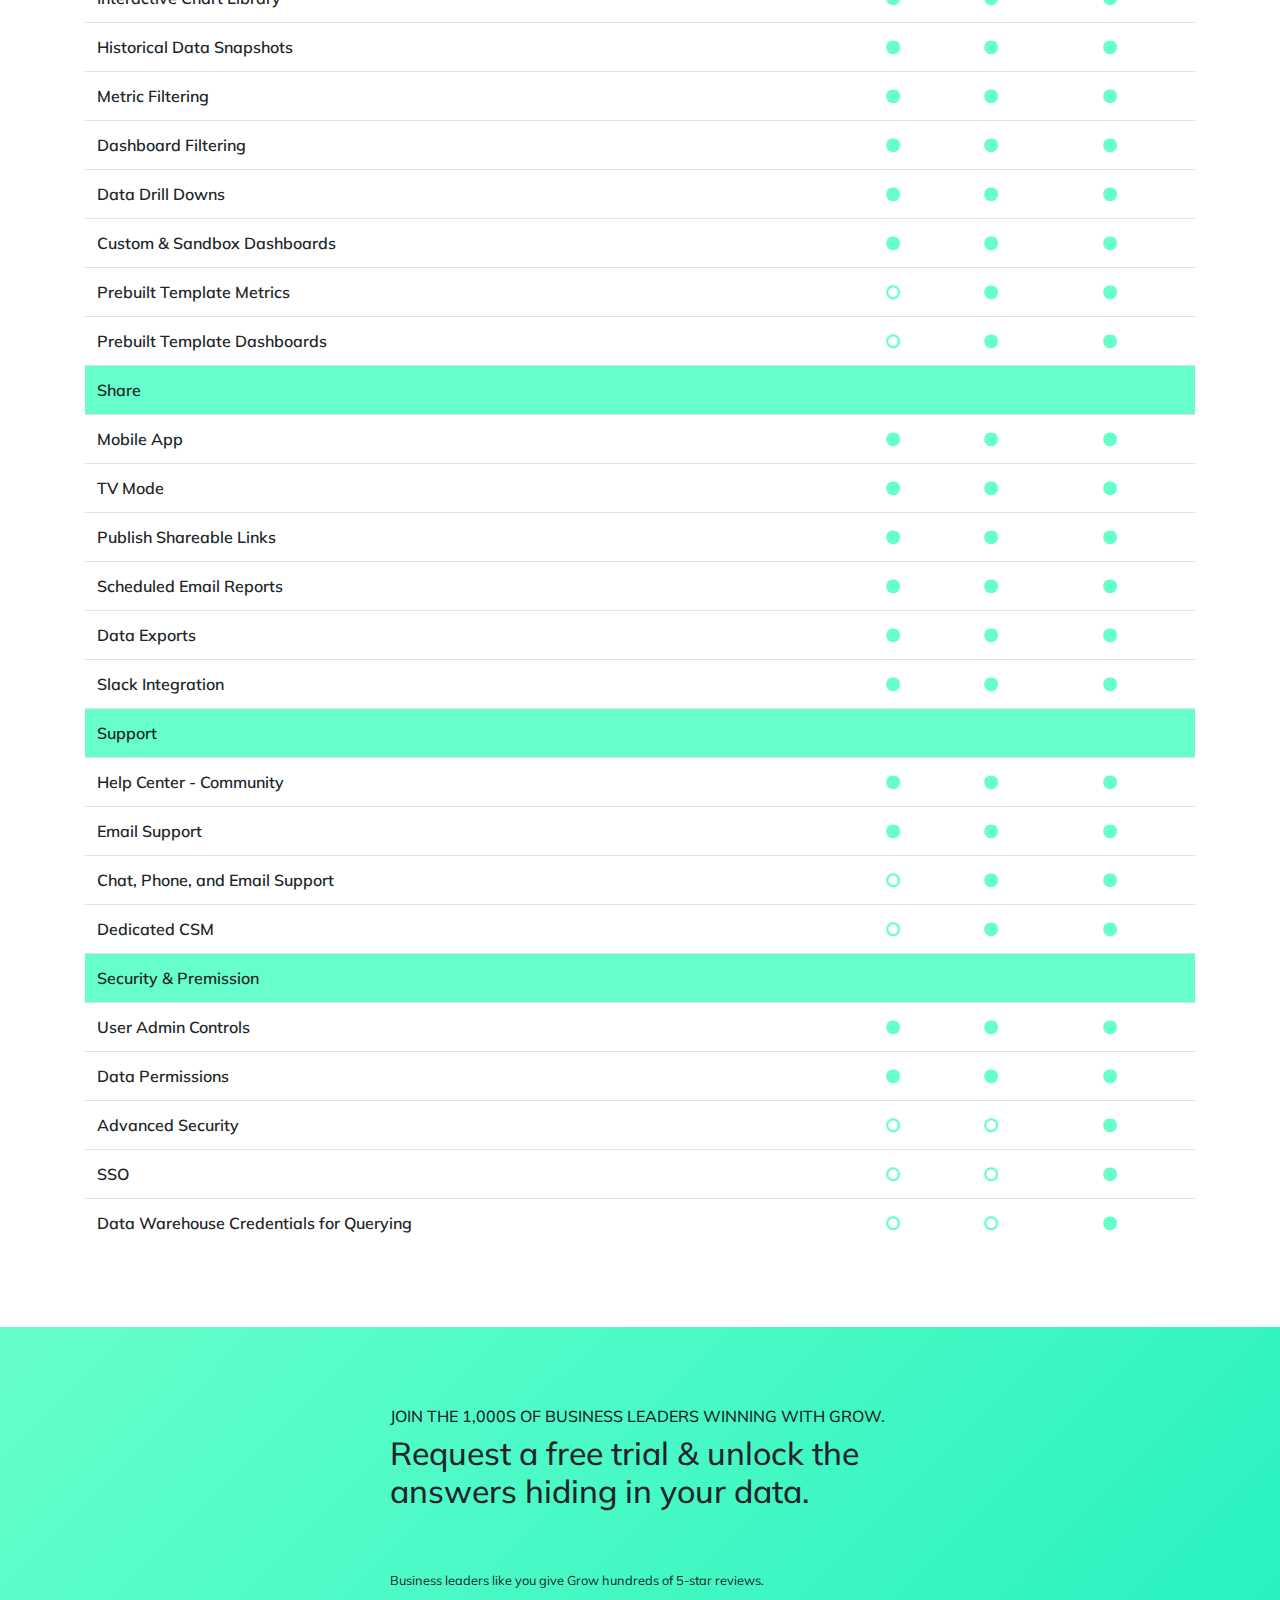
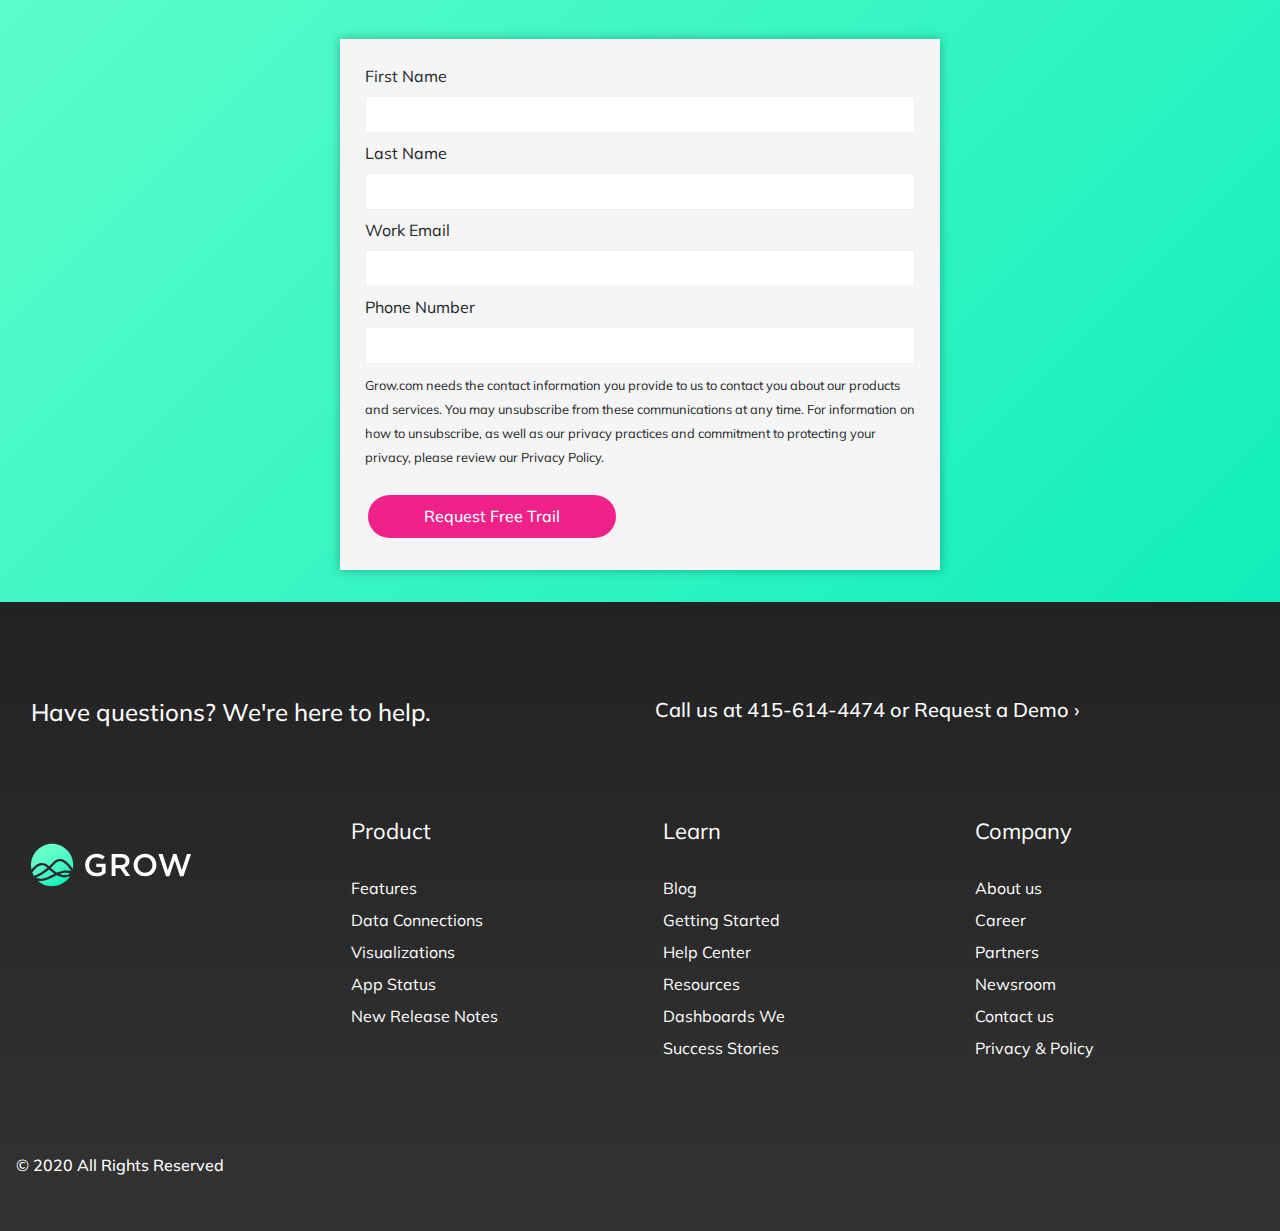
<file: Grow/pricing.html>
<!DOCTYPE html>
<html lang="en">
  <head>
    <title>Pricing</title>
    <!-- Required meta tags -->
    <meta charset="utf-8" />
    <meta
      name="viewport"
      content="width=device-width, initial-scale=1, shrink-to-fit=no"
    />

    <!-- Bootstrap CSS -->
    <link
      rel="stylesheet"
      href="https://stackpath.bootstrapcdn.com/bootstrap/4.3.1/css/bootstrap.min.css"
      integrity="sha384-ggOyR0iXCbMQv3Xipma34MD+dH/1fQ784/j6cY/iJTQUOhcWr7x9JvoRxT2MZw1T"
      crossorigin="anonymous"
    />
    <!--Stylesheet-->
    <link rel="stylesheet" href="assets/css/style.css" />
    <!--Font Awesome-->
    <link rel="stylesheet" href="https://maxcdn.bootstrapcdn.com/font-awesome/4.7.0/css/font-awesome.min.css">
  </head>
  <body style="padding-top: 60px;">
    <nav
      class="navbar navbar-expand-lg navbar-light bg-light fixed-top"
      id="navbar"
    >
      <a class="navbar-brand" href="index.html">
        <img
          src="images/navbar-logo.svg"
          alt="Grow Logo"
          width="100"
        />
      </a>
      <button
        class="navbar-toggler"
        type="button"
        data-toggle="collapse"
        data-target="#navbarSupportedContent"
        aria-controls="navbarSupportedContent"
        aria-expanded="false"
        aria-label="Toggle navigation"
      >
        <span class="navbar-toggler-icon"></span>
      </button>

      <div class="collapse navbar-collapse" id="navbarSupportedContent">
        <ul class="navbar-nav mr-auto">
          <li class="nav-item">
            <a class="nav-link" href="#"
              >Features <i class="fa fa-angle-right"></i> </a
            >
          </li>
          <li class="nav-item">
            <a class="nav-link" href="#">Data Connectors <i class="fa fa-angle-right"></i> </a>
          </li>
          <li class="nav-item active">
            <a class="nav-link" href="pricing.html">
              Pricing <i class="fa fa-angle-right"></i> 
            </a>
          </li>
          <li class="nav-item">
            <a class="nav-link" href="#" tabindex="-1" aria-disabled="true"
              >Learn</a
            >
          </li>
          <li class="nav-item">
            <a class="nav-link" href="#" tabindex="-1" aria-disabled="true"
              >Company</a
            >
          </li>
        </ul>
        <ul class="navbar-nav ml-auto">
          <li class="nav-item">
            <a class="nav-link" href="signin.html" tabindex="-1" aria-disabled="true"
              >Sign in</a
            >
          </li>
          <li class="nav-item">
            <a
              class="nav-link btn btn-danger"
              href="#"
              tabindex="-1"
              aria-disabled="true"
              >Get a Demo</a
            >
          </li>
        </ul>
      </div>
    </nav>
    <header class="pricing">
      <h1 class="text-center font-weight-bold">
        A PLAN FOR EVERY BUSINESS
      </h1>
    </header>
    <main>
      <section>
        <div class="pricing-table">
          <div class="basic">
            <div class="card" style="width: 26rem;">
              <div class="card-body" style="background-color: rgba(231, 231, 231, 0.4);">
                <p>
                  Game-changing visualizations & insights from spreadsheet data.
                </p>
                <h2 class="card-title py-3">Basic</h2>
                <div class="card-text">
                  <span class="dollar-sign">$</span>
                  <div class="pl-1 price" style="font-size: 4em;">
                    300<sub style="font-size: 0.4em;">/mo</sub>
                  </div>
                  <label class="font-weight-bold pl-4">Billed Anually</label>
                </div>
              </div>
              <div class="basic-term">
                <h4 class="text-uppercase">Connect to</h4>
                <p>Spreadsheets</p>
                <h4 class="text-uppercase">Users</h4>
                <p>Unlimited</p>
                <h4 class="text-uppercase">Additional dashboard</h4>
                <p>$35 / mo / per dashboard</p>
              </div>
            </div>
          </div>
          <div class="professional">
            <div class="card" style="width: 26rem;">
               <div class="card-header text-center" style="background-color: #1eb;color: #f1f1f1;">
                  <span class=" text-uppercase font-weight-bold">Most Popular</span>
                </div>
              <div class="card-body" style="background-color: #66ffcc;">
                <p>Custom insights & BI to drive data-driven decisions.</p>
                <h2 class="card-title py-3">Professional</h2>
                <div class="card-text">
                  <span class="start-text">Starts at</span>
                  <span class="dollar-sign">$</span>
                  <div class="price pl-1" style="font-size: 4em;">
                    1,200<sub style="font-size: 0.4em;">/mo</sub>
                  </div>
                  <label class="font-weight-bold pl-4">Billed Anually</label>
                </div>
              </div>
              <div class="professional-term">
                <h4 class="text-uppercase">Connect to</h4>
                <p style="color: #66ffcc;">All Grow Connectors</p>
                <h4 class="text-uppercase">Users</h4>
                <p>Unlimited</p>
                <h4 class="text-uppercase">Additional dashboard</h4>
                <p>$65 / mo / per dashboard</p>
              </div>
            </div>
          </div>
          <div class="enterprise">
            <div class="card" style="width: 26rem;">
              <div class="card-body">
                <p>
                  Business intelligence from more complex datasets.
                </p>
                <h2 class="card-title py-3">Enterprise</h2>
                  <span class="start-text">Starts at</span>
                  <span class="dollar-sign">$</span>
                <div class="card-text">
                  <div class="pl-1 price" style="font-size: 4em;">
                    2,500<sub style="font-size: 0.4em;">/mo</sub>
                  </div>
                  <label class="font-weight-bold pl-4">Billed Anually</label>
                </div>
              </div>
              <div class="enterprise-term">
                <h4 class="text-uppercase">Connect to</h4>
                <p style="color: #66ffcc;">All Grow Connectors + <span style="color: #fff;">third party ELTs</span></p> 
                <h4 class="text-uppercase">Users</h4>
                <p>Unlimited</p>
                <h4 class="text-uppercase">Additional dashboard</h4>
                <p>$35 / mo / per dashboard</p>
              </div>
            </div>
        </div>
      </section>
      <section style="margin:5rem 0">
        <h1 style="padding:3rem 8rem;">Adds on &amp; Upgrades</h1>
            <div class="upgrade-prices">
                <div class="basic-upgrade">
                    <div class="card" style="width: 28rem;">
                        <div class="card-body">
                            <h5 class="card-title">Additional dashboard</h5>
                                <div class="card-text">
                                  <span class="dollar-sign">$</span>
                                  <div class="pl-1 price" style="font-size: 4em;">
                                    300<sub style="font-size: 0.4em;">/mo</sub>
                                  </div>
                                  <label class="">Billed Anually</label>
                                  <p class="card-text">
                                    Get even more dashboards for your team. Pricing is $35 / $65 / $85 a month based on your plan.
                                  </p>
                                </div>
                          </div>
                      </div>
                </div>
               <div class="professional-upgrade">
                  <div class="card" style="width: 28rem;">
                    <div class="card-body">
                      <h5 class="card-title">Professional Onboarding</h5>
                            <div class="card-text">
                                        <span class="dollar-sign">$</span>
                                        <div class="pl-1 price" style="font-size: 4em;">
                                          750<sub style="font-size: 0.4em;">/mo</sub>
                                        </div>
                                        <label class="">One-time Charge</label>
                                        <p class="card-text">
                                          Receive technical assistance from our BI engineers to configure and build your first datasets or dashboards.
                                        </p>
                          </div>
                    </div>
                </div>
              </div>
          <div class="enterprise-upgrade">
            <div class="card" style="width: 27rem;">
  <div class="card-body">
    <h5 class="card-title">Custom Branding
</h5>
    <div class="card-text">
                  <span class="dollar-sign">$</span>
                  <div class="pl-1 price" style="font-size: 4em;">
                    450<sub style="font-size: 0.4em;">/mo</sub>
                  </div>
                  <label class="">Billed Anually</label>
                  <p class="card-text">
                    Make Grow your own. Get a branded login page and logo replacement inside the app. 
                  </p>
  </div>
</div>
          </div>
        </div>
        </div>
        <section  style="margin: 4rem 0rem;">
          <div class="container">
          <h1 class="text-center py-5">Everything you get with Grow.</h1>
          <table class="table table-md">
            <thead>
              <tr>
                <th colspan="3" scope="col"></th>
                <th scope="col">Basic</th>
                <th scope="col">Professional</th>
                <th scope="col">Enterprise</th>
              </tr>
            </thead>
            <tbody>
              <tr style="background-color: #66ffcc;" >
                <td colspan="6" >Oraganization Plan</td>
                
              </tr>
              <tr>
                <td colspan="3">
                  Platform Free (Strating)
                </td>
                <td >$300</td>
                <td>$2100</td>
                <td>$2500</td>
              </tr>
              <tr>
                <td colspan="3">
                  Users
                </td>
                <td >Unlimited</td>
                <td >Unlimited</td>
                <td >Unlimited</td>
              </tr>
              <tr>
                <td colspan="3">
                  Included Dashboard
                </td>
                <td >1</td>
                <td >1</td>
                <td >1</td>
              </tr>
              <tr>
                <td colspan="3">
                 Additional Dashboard
                </td>
                <td >$35</td>
                <td>$65</td>
                <td>$85</td>
              </tr>
              <tr style="background-color: #66ffcc;" >
                <td colspan="6" >Connect &amp; Store Data</td>
                
              </tr>
              <tr>
                <td colspan="3">
                 Excel, CSV, & Spreadsheet Connectors 
                </td>
                <td> <i class="fa fa-circle-o"></i></td>
                <td> <i class="fa fa-circle"></i></td>
                <td> <i class="fa fa-circle"></i></td>
              </tr>
              <tr>
                <td colspan="3">
                 120+ Grow Connectors:
Databases, CRM, Ad, Social, Accounting & Finance, Marketing Analytics, etc.
                </td>
                <td> <i class="fa fa-circle-o"></i></td>
                <td> <i class="fa fa-circle"></i></td>
                <td> <i class="fa fa-circle"></i></td>
              </tr>
              <tr>
                <td colspan="3">
                 Third Party ETL Connectors
                </td>
                <td> <i class="fa fa-circle-o"></i></td>
                <td> <i class="fa fa-circle-o"></i></td>
                <td> <i class="fa fa-circle"></i></td>
              </tr>
              <tr style="background-color: #66ffcc;" >
                <td colspan="6" >Data Preparation, Transformations, &amp; Modeling</td>
                
              </tr>
              <tr>
                <td colspan="3">
                 Non-SQL Transformations
                </td>
                <td> <i class="fa fa-circle"></i></td>
                <td> <i class="fa fa-circle"></i></td>
                <td> <i class="fa fa-circle"></i></td>
              </tr>
              <tr>
                <td colspan="3">
                SQL Transforms
                </td>
                <td> <i class="fa fa-circle"></i></td>
                <td> <i class="fa fa-circle"></i></td>
                <td> <i class="fa fa-circle"></i></td>
              </tr>
              <tr>
                <td colspan="3">
              Template Datasets from Web Apps
                </td>
                <td> <i class="fa fa-circle-o"></i></td>
                <td> <i class="fa fa-circle"></i></td>
                <td> <i class="fa fa-circle"></i></td>
              </tr>
              <tr>
                <td colspan="3">
              Custom Datasets
                </td>
                <td> <i class="fa fa-circle-o"></i></td>
                <td> <i class="fa fa-circle"></i></td>
                <td> <i class="fa fa-circle"></i></td>
              </tr>
              <tr style="background-color: #66ffcc;" >
                <td colspan="6" >Navigate Your data — Explore & Visualize</td>
                
              </tr>
              <tr>
                <td colspan="3">
                Smart Metric (Report) Builder
                </td>
                <td> <i class="fa fa-circle"></i></td>
                <td> <i class="fa fa-circle"></i></td>
                <td> <i class="fa fa-circle"></i></td>
              </tr>
              <tr>
                <td colspan="3">
                Interactive Chart Library

                </td>
                <td> <i class="fa fa-circle"></i></td>
                <td> <i class="fa fa-circle"></i></td>
                <td> <i class="fa fa-circle"></i></td>
              </tr>
              <tr>
                <td colspan="3">
                Historical Data Snapshots

                </td>
                <td> <i class="fa fa-circle"></i></td>
                <td> <i class="fa fa-circle"></i></td>
                <td> <i class="fa fa-circle"></i></td>
              </tr>
              <tr>
                <td colspan="3">
               Metric Filtering


                </td>
                <td> <i class="fa fa-circle"></i></td>
                <td> <i class="fa fa-circle"></i></td>
                <td> <i class="fa fa-circle"></i></td>
              </tr>
              <tr>
                <td colspan="3">
                Dashboard Filtering


                </td>
                <td> <i class="fa fa-circle"></i></td>
                <td> <i class="fa fa-circle"></i></td>
                <td> <i class="fa fa-circle"></i></td>
              </tr>
              <tr>
                <td colspan="3">
                Data Drill Downs

                </td>
                <td> <i class="fa fa-circle"></i></td>
                <td> <i class="fa fa-circle"></i></td>
                <td> <i class="fa fa-circle"></i></td>
              </tr>
              <tr>
                <td colspan="3">
                Custom & Sandbox Dashboards

                </td>
                <td> <i class="fa fa-circle"></i></td>
                <td> <i class="fa fa-circle"></i></td>
                <td> <i class="fa fa-circle"></i></td>
              </tr>
              
              <tr>
                <td colspan="3">
            Prebuilt Template Metrics
                </td>
                <td> <i class="fa fa-circle-o"></i></td>
                <td> <i class="fa fa-circle"></i></td>
                <td> <i class="fa fa-circle"></i></td>
              </tr>
              <tr>
                <td colspan="3">
          Prebuilt Template Dashboards
                </td>
                <td> <i class="fa fa-circle-o"></i></td>
                <td> <i class="fa fa-circle"></i></td>
                <td> <i class="fa fa-circle"></i></td>
              </tr>
              <tr style="background-color: #66ffcc;" >
                <td colspan="6" >Share</td>
                
              </tr>
              <tr>
                <td colspan="3">
                 Mobile App

                </td>
                <td> <i class="fa fa-circle"></i></td>
                <td> <i class="fa fa-circle"></i></td>
                <td> <i class="fa fa-circle"></i></td>
              </tr>
              <tr>
                <td colspan="3">
               TV Mode
                </td>
                <td> <i class="fa fa-circle"></i></td>
                <td> <i class="fa fa-circle"></i></td>
                <td> <i class="fa fa-circle"></i></td>
              </tr>
              <tr>
                <td colspan="3">
              Publish Shareable Links
                </td>
                <td> <i class="fa fa-circle"></i></td>
                <td> <i class="fa fa-circle"></i></td>
                <td> <i class="fa fa-circle"></i></td>
              </tr>
              <tr>
                <td colspan="3">
            Scheduled Email Reports
                </td>
                <td> <i class="fa fa-circle"></i></td>
                <td> <i class="fa fa-circle"></i></td>
                <td> <i class="fa fa-circle"></i></td>
              </tr>
              <tr>
                <td colspan="3">
            Data Exports
                </td>
                <td> <i class="fa fa-circle"></i></td>
                <td> <i class="fa fa-circle"></i></td>
                <td> <i class="fa fa-circle"></i></td>
              </tr>
               <tr>
                <td colspan="3">
            Slack Integration
                </td>
                <td> <i class="fa fa-circle"></i></td>
                <td> <i class="fa fa-circle"></i></td>
                <td> <i class="fa fa-circle"></i></td>
              </tr>
              <tr style="background-color: #66ffcc;" >
                <td colspan="6" >Support</td>
                
              </tr>
              <tr>
                <td colspan="3">
                 Help Center - Community
                </td>
                <td> <i class="fa fa-circle"></i></td>
                <td> <i class="fa fa-circle"></i></td>
                <td> <i class="fa fa-circle"></i></td>
              </tr>
              <tr>
                <td colspan="3">
                Email Support
                </td>
                <td> <i class="fa fa-circle"></i></td>
                <td> <i class="fa fa-circle"></i></td>
                <td> <i class="fa fa-circle"></i></td>
              </tr>
              <tr>
                <td colspan="3">
             Chat, Phone, and Email Support
                </td>
                <td> <i class="fa fa-circle-o"></i></td>
                <td> <i class="fa fa-circle"></i></td>
                <td> <i class="fa fa-circle"></i></td>
              </tr>
              <tr>
                <td colspan="3">
             Dedicated CSM
                </td>
                <td> <i class="fa fa-circle-o"></i></td>
                <td> <i class="fa fa-circle"></i></td>
                <td> <i class="fa fa-circle"></i></td>
              </tr>
               <tr style="background-color: #66ffcc;" >
                <td colspan="6" >Security &amp; Premission</td>
                
              </tr>
              <tr>
                <td colspan="3">
                User Admin Controls
                </td>
                <td> <i class="fa fa-circle"></i></td>
                <td> <i class="fa fa-circle"></i></td>
                <td> <i class="fa fa-circle"></i></td>
              </tr>
              <tr>
                <td colspan="3">
                Data Permissions
                </td>
                <td> <i class="fa fa-circle"></i></td>
                <td> <i class="fa fa-circle"></i></td>
                <td> <i class="fa fa-circle"></i></td>
              </tr>
              <tr>
                <td colspan="3">
             Advanced Security
                </td>
                <td> <i class="fa fa-circle-o"></i></td>
                <td> <i class="fa fa-circle-o"></i></td>
                <td> <i class="fa fa-circle"></i></td>
              </tr>
              <tr>
                <td colspan="3">
            SSO
                </td>
                <td> <i class="fa fa-circle-o"></i></td>
                <td> <i class="fa fa-circle-o"></i></td>
                <td> <i class="fa fa-circle"></i></td>
              </tr>
               <tr>
                <td colspan="3">
           Data Warehouse Credentials for Querying
                </td>
                <td> <i class="fa fa-circle-o"></i></td>
                <td> <i class="fa fa-circle-o"></i></td>
                <td> <i class="fa fa-circle"></i></td>
              </tr>
            </tbody>
          </table>
          </div>
        </section>
      </section>
      <section class="contact">
        <div class="form-data">
          <h6>JOIN THE 1,000S OF BUSINESS LEADERS WINNING WITH GROW.</h6>
          <h2>
            Request a free trial & unlock the answers hiding in your data.
          </h2>
          <div class="py-5">
              <small>Business leaders like you give Grow hundreds of 5-star reviews.
</small>
          </div>
        </div>
        <div class="contact-form">
          <div class="contact-form-wrapper">
            <form action="">
             
              <div class="field">
                <label for="email">First Name</label>
                <input type="text" name="email" id="email" class="rest" />
              </div>
              <div class="field">
                <label for="password">Last Name</label>
                <input type="text" name="pswd" id="pswd" class="rest" />
              </div>
              <div class="field">
                <label for="email">Work Email</label>
                <input type="email" name="email" id="email" class="rest" />
              </div>
              <div class="field">
                <label for="password">Phone Number</label>
                <input type="number" name="pswd" id="pswd" class="rest" />
              </div>
              <div>
                  <small>Grow.com needs the contact information you provide to us to contact you about our products and services. You may unsubscribe from these communications at any time. For information on how to unsubscribe, as well as our privacy practices and commitment to protecting your privacy, please review our Privacy Policy.</small>
              </div>
              <div class="btn-box">
                <div class="btn">
                  <button>Request Free Trail</button>
                </div>
                
            </form>
          </div>
        </div>
      </section>
    </main>
        <footer>
        <div class="container-fluid">
            <div class="row">
                <div class="col-lg-6" style="color: #fff;">
                    <h4 class="py-5">
                    Have questions? We're here to help.
                    </h4>
                </div>
                <div class="col-lg-6">
                    <h5 style="color: #fff;" class="py-5">
                        Call us at 415-614-4474 or Request a Demo ›
                    </h5>
                </div>
            </div>
            <div class="row" style="padding: 2rem 0rem;">
                <div class="col-lg-3 col-md-6 col-sm-6 col-12">
                    <img src="images/color-logo.svg" width="160" height="100" alt="" srcset="">
                </div>
                <div class="col-lg-3 col-md-6 col-sm-6 col-12">
                    <ul class="list-unstyled">
                        <li>
                            <a href="#">Product</a>
                        </li>
                         <li>
                            <a href="#">Features</a>
                        </li>
                         <li>
                            <a href="#">Data Connections</a>
                        </li>
                         <li>
                            <a href="#">Visualizations</a>
                        </li>
                         <li>
                            <a href="#">App Status</a>
                        </li>
                         <li>
                            <a href="#">New Release Notes</a>
                        </li>
                    </ul>
                </div>
                <div class="col-lg-3 col-md-6 col-sm-6 col-12">
                    <ul class="list-unstyled">
                        <li>
                            <a href="#">Learn</a>
                        </li>
                         <li>
                            <a href="#">Blog</a>
                        </li>
                         <li>
                            <a href="#">Getting Started</a>
                        </li>
                         <li>
                            <a href="#">Help Center</a>
                        </li>
                         <li>
                            <a href="#">Resources</a>
                        </li>
                         <li>
                            <a href="#">Dashboards We</a>
                        </li>
                        <li>
                            <a href="#">Success Stories</a>
                        </li>
                    </ul>
                </div>
                <div class="col-lg-3 col-md-6 col-sm-6 col-12">
                    <ul class="list-unstyled">
                        <li>
                            <a href="#">Company</a>
                        </li>
                         <li>
                            <a href="#">About us</a>
                        </li>
                         <li>
                            <a href="#">Career</a>
                        </li>
                         <li>
                            <a href="#">Partners</a>
                        </li>
                         <li>
                            <a href="#">Newsroom</a>
                        </li>
                         <li>
                            <a href="#">Contact us</a>
                        </li>
                         <li>
                            <a href="#">Privacy &amp; Policy</a>
                        </li>
                    </ul>
                </div>
            </div>
        </div>
        <h6 class="pt-5" style="color:#fff">&copy; 2020 All Rights Reserved</h6>
    </footer>
    <script
      src="https://code.jquery.com/jquery-3.3.1.slim.min.js"
      integrity="sha384-q8i/X+965DzO0rT7abK41JStQIAqVgRVzpbzo5smXKp4YfRvH+8abtTE1Pi6jizo"
      crossorigin="anonymous"
    ></script>
    <script
      src="https://cdnjs.cloudflare.com/ajax/libs/popper.js/1.14.7/umd/popper.min.js"
      integrity="sha384-UO2eT0CpHqdSJQ6hJty5KVphtPhzWj9WO1clHTMGa3JDZwrnQq4sF86dIHNDz0W1"
      crossorigin="anonymous"
    ></script>
    <script
      src="https://stackpath.bootstrapcdn.com/bootstrap/4.3.1/js/bootstrap.min.js"
      integrity="sha384-JjSmVgyd0p3pXB1rRibZUAYoIIy6OrQ6VrjIEaFf/nJGzIxFDsf4x0xIM+B07jRM"
      crossorigin="anonymous"
    ></script>
    
  </body>
</html>
</file>
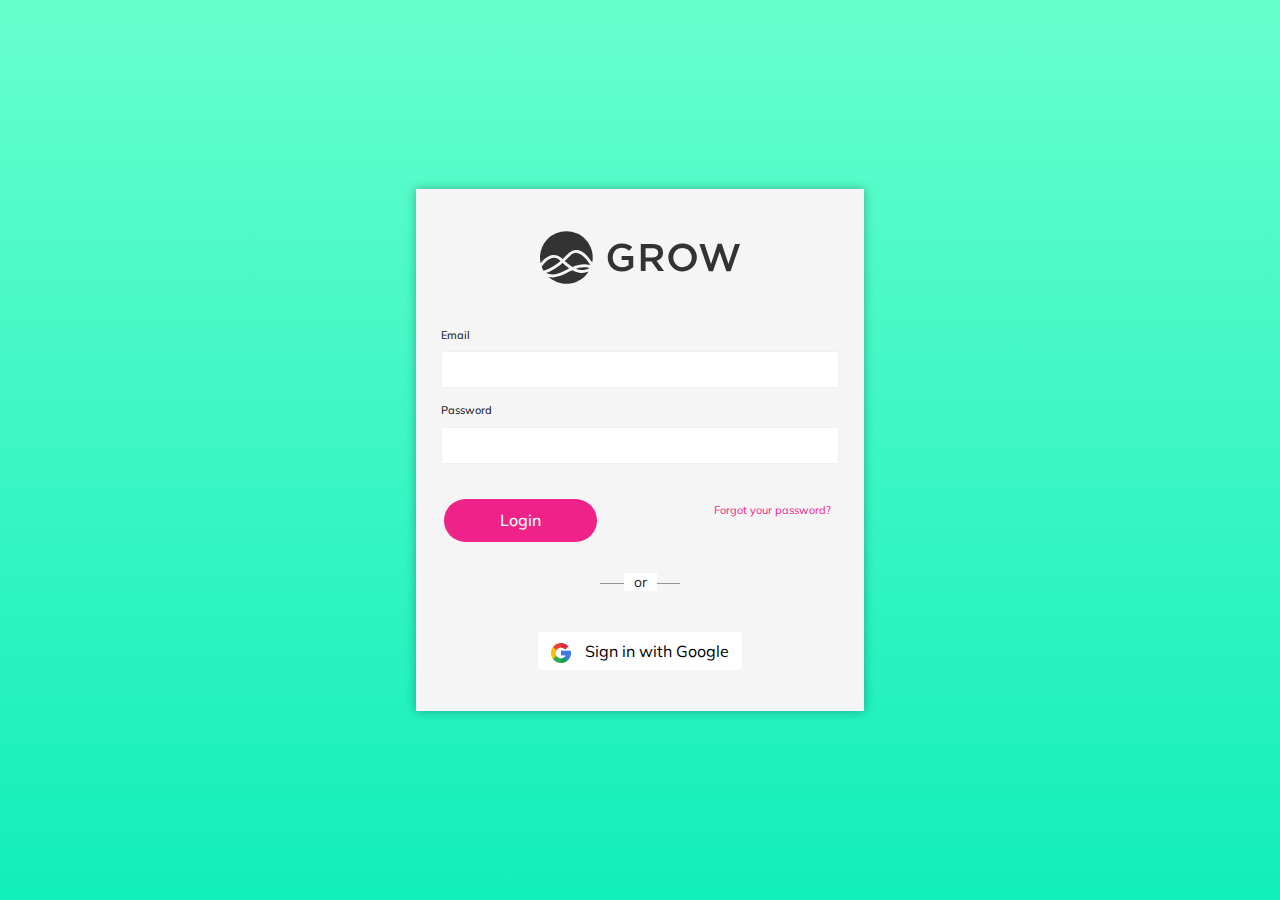
<file: Grow/signin.html>
<!DOCTYPE html>
<html lang="en">
  <head>
    <title>Sign In</title>
    <!-- Required meta tags -->
    <meta charset="utf-8" />
    <meta
      name="viewport"
      content="width=device-width, initial-scale=1, shrink-to-fit=no"
    />

    <!-- Bootstrap CSS -->
    <link
      rel="stylesheet"
      href="https://stackpath.bootstrapcdn.com/bootstrap/4.3.1/css/bootstrap.min.css"
      integrity="sha384-ggOyR0iXCbMQv3Xipma34MD+dH/1fQ784/j6cY/iJTQUOhcWr7x9JvoRxT2MZw1T"
      crossorigin="anonymous"
    />
    <!--Stylesheet-->
    <link rel="stylesheet" href="assets/css/style.css" />
  </head>
  <body style="background-image: linear-gradient(to bottom, #6fc, #1eb);">
    <div class="wrapper">
      <div class="form-wrapper">
        <form action="">
          <div class="text-center">
            <img
              src="images/grow-dark-logo-large.svg"
              alt="triangle with all three sides equal"
              height="87"
              width="200"
              style="margin-bottom: 20px;"
            />
          </div>

          <div class="field">
            <label for="email">Email</label>
            <input type="email" name="email" id="email" class="rest" />
          </div>
          <div class="field">
            <label for="password">Password</label>
            <input type="password" name="pswd" id="pswd" class="rest" />
          </div>
          <div class="btn-box">
            <div class="btn">
              <button>Login</button>
            </div>
            <div class="forgot_pswd">
              <div>
                <a href="#">Forgot your password?</a>
              </div>
            </div>
          </div>
          <div class="breakpoint">
            <p><span>or</span></p>
          </div>
          <div class="text-center mt-5 mb-3">
            <a class="btn btn-new" href="#" type="submit">
              <img
                src="images/google.png"
                style="width: 20px; margin-right: 10px;"
                alt=""
              />
              Sign in with Google</a
            >
          </div>
        </form>
      </div>
    </div>
    <!-- Optional JavaScript -->
    <!-- jQuery first, then Popper.js, then Bootstrap JS -->
    <script
      src="https://code.jquery.com/jquery-3.3.1.slim.min.js"
      integrity="sha384-q8i/X+965DzO0rT7abK41JStQIAqVgRVzpbzo5smXKp4YfRvH+8abtTE1Pi6jizo"
      crossorigin="anonymous"
    ></script>
    <script
      src="https://cdnjs.cloudflare.com/ajax/libs/popper.js/1.14.7/umd/popper.min.js"
      integrity="sha384-UO2eT0CpHqdSJQ6hJty5KVphtPhzWj9WO1clHTMGa3JDZwrnQq4sF86dIHNDz0W1"
      crossorigin="anonymous"
    ></script>
    <script
      src="https://stackpath.bootstrapcdn.com/bootstrap/4.3.1/js/bootstrap.min.js"
      integrity="sha384-JjSmVgyd0p3pXB1rRibZUAYoIIy6OrQ6VrjIEaFf/nJGzIxFDsf4x0xIM+B07jRM"
      crossorigin="anonymous"
    ></script>
  </body>
</html>
</file>
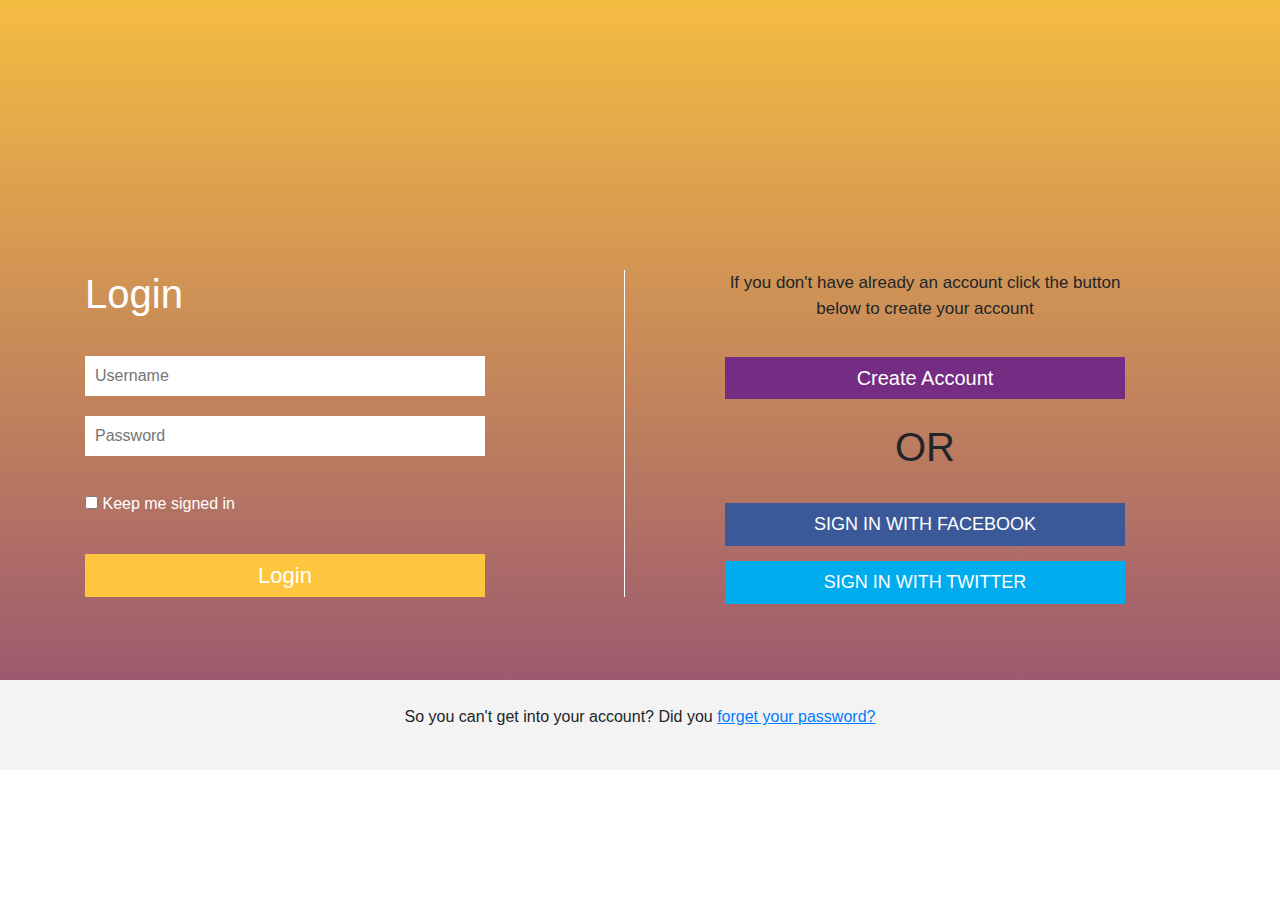
<file: Login_PSD/login.html>
<!DOCTYPE html>
<html lang="en">
  <head>
    <title>Login</title>
    <!-- Required meta tags -->
    <meta charset="utf-8" />
    <meta
      name="viewport"
      content="width=device-width, initial-scale=1, shrink-to-fit=no"
    />

    <!-- Bootstrap CSS -->
    <link
      rel="stylesheet"
      href="https://stackpath.bootstrapcdn.com/bootstrap/4.3.1/css/bootstrap.min.css"
      integrity="sha384-ggOyR0iXCbMQv3Xipma34MD+dH/1fQ784/j6cY/iJTQUOhcWr7x9JvoRxT2MZw1T"
      crossorigin="anonymous"
    />
    <link rel="stylesheet" href="style.css" />
  </head>
  <body>
    <section class="outer-container">
      <div class="container" id="inner_container">
        <div class="row">
          <div class="col-lg-6 col-md-6 col-sm-12 col-12">
            <div class="form-side">
              <div class="login-heading">
                <h1>Login</h1>
              </div>
              <form action="" method="">
                <div class="username">
                  <input type="email" id="email" placeholder="Username" />
                </div>
                <div class="password">
                  <input type="password" id="pswd" placeholder="Password" />
                </div>
                <div class="checkbox">
                  <input type="checkbox" id="check" />
                  <label class="">Keep me signed in</label>
                </div>
                <button type="submit" class="login-btn">Login</button>
              </form>
            </div>
          </div>
          <div class="col-lg-6 col-md-6 col-sm-12 col-12">
            <div class="other-links">
              <div class="info-account">
                <p>
                  If you don't have already an account click the button below to
                  create your account
                </p>
              </div>
              <div class="create-account">
                <button class="create-account-btn">Create Account</button>
              </div>
              <div class="text-center py-4">
                <h1>OR</h1>
              </div>
              <div>
                <button class="facebook-btn">SIGN IN WITH FACEBOOK</button>
              </div>
              <div>
                <button class="twitter-btn">SIGN IN WITH TWITTER</button>
              </div>
            </div>
          </div>
        </div>
      </div>
      <div class="forgot-password">
        <p class="forgot-link">
          So you can't get into your account? Did you
          <a href="#"> forget your password?</a>
        </p>
      </div>
    </section>
    <!-- Optional JavaScript -->
    <!-- jQuery first, then Popper.js, then Bootstrap JS -->
    <script
      src="https://code.jquery.com/jquery-3.3.1.slim.min.js"
      integrity="sha384-q8i/X+965DzO0rT7abK41JStQIAqVgRVzpbzo5smXKp4YfRvH+8abtTE1Pi6jizo"
      crossorigin="anonymous"
    ></script>
    <script
      src="https://cdnjs.cloudflare.com/ajax/libs/popper.js/1.14.7/umd/popper.min.js"
      integrity="sha384-UO2eT0CpHqdSJQ6hJty5KVphtPhzWj9WO1clHTMGa3JDZwrnQq4sF86dIHNDz0W1"
      crossorigin="anonymous"
    ></script>
    <script
      src="https://stackpath.bootstrapcdn.com/bootstrap/4.3.1/js/bootstrap.min.js"
      integrity="sha384-JjSmVgyd0p3pXB1rRibZUAYoIIy6OrQ6VrjIEaFf/nJGzIxFDsf4x0xIM+B07jRM"
      crossorigin="anonymous"
    ></script>
  </body>
</html>
</file>
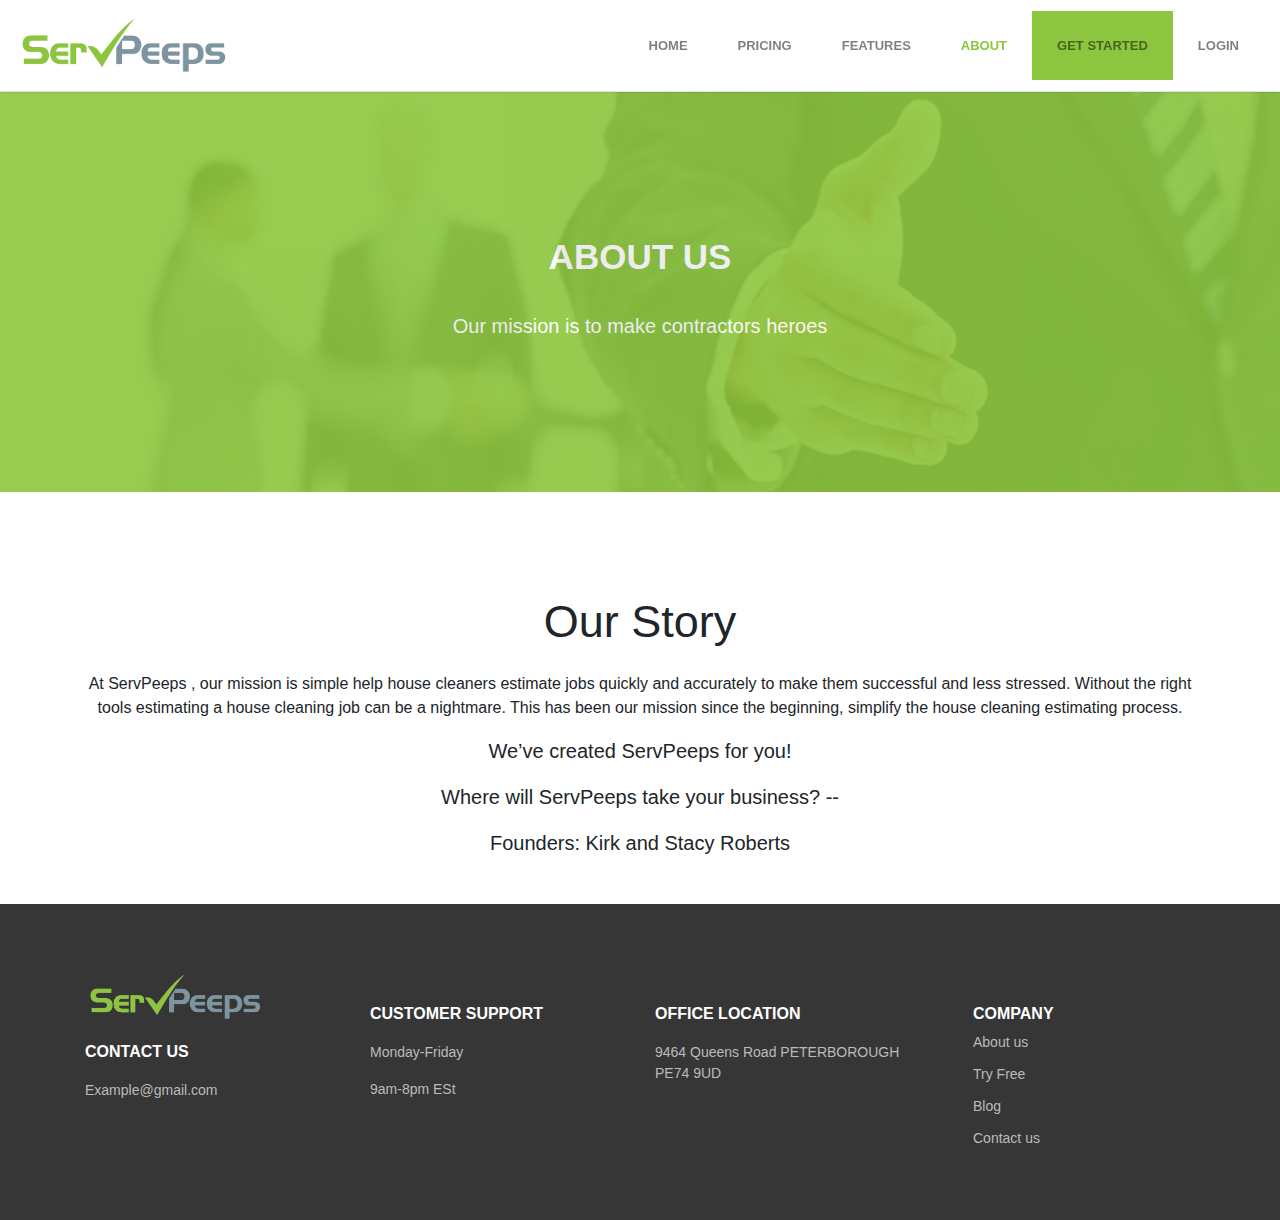
<file: ServePeeps/about.html>
<!doctype html>
<html lang="en">

<head>
    <title>ServPeeps</title>
    <!-- Required meta tags -->
    <meta charset="utf-8">
    <meta name="viewport" content="width=device-width, initial-scale=1, shrink-to-fit=no">
    <!--favicon-->
    <link rel="shortcut icon" type="image/png" href="images/logo.png">
    <!-- Bootstrap CSS -->
    <link rel="stylesheet" href="https://stackpath.bootstrapcdn.com/bootstrap/4.3.1/css/bootstrap.min.css"
        integrity="sha384-ggOyR0iXCbMQv3Xipma34MD+dH/1fQ784/j6cY/iJTQUOhcWr7x9JvoRxT2MZw1T" crossorigin="anonymous">
    <!--Stylesheet-->
    <link rel="stylesheet" href="css/style.css">
</head>

<body style="padding-top: 92px;">
    <style>
        * {
            font-family: "open sans", sans-serif;
        }
    </style>
    <nav class="navbar navbar-expand-lg navbar-light bg-light fixed-top">
        <a class="navbar-brand" href="#">
            <img src="images/logo.png" class="img-fluid" style="width: 215px;" alt="">
        </a>
        <button class="navbar-toggler" type="button" data-toggle="collapse" data-target="#mainNavbar"
            aria-controls="navbarTogglerDemo01" aria-expanded="false" aria-label="Toggle navigation">
            <span class="navbar-toggler-icon"></span>
        </button>
        <div class="collapse navbar-collapse" id="mainNavbar">

            <ul class="navbar-nav ml-auto mt-2 mt-lg-0">
                <li class="nav-item ">
                    <a class="nav-link" href="home.html">HOME <span class="sr-only">(current)</span></a>
                </li>
                <li class="nav-item">
                    <a class="nav-link" href="pricing.html">PRICING</a>
                </li>
                <li class="nav-item">
                    <a class="nav-link" href="features.html">FEATURES</a>
                </li>
                <li class="nav-item active">
                    <a class="nav-link" href="about.html">ABOUT</a>
                </li>
                <li class="nav-item">
                    <a class="nav-link get-started-btn" href="#">GET STARTED</a>
                </li>

                <li class="nav-item">
                    <a class="nav-link" href="login.html">LOGIN</a>
                </li>
            </ul>


        </div>
    </nav>
    <section>
        <div class="about-image">
            <div class="transbox text-center ">
                <h2 class="text-uppercase font-weight-bold">About Us</h2>
                <p>Our mission is to make contractors heroes</p>
            </div>
        </div>

    </section>
    <div class="container">

        <p class="text-center about-heading lead">Our Story</p>
        <div class="row">
            <div class="col-lg-12 col-md-12 col-sm-12 col-12">

                <div id="aboutus">
                    <article>
                        At
                        ServPeeps , our mission is simple help house cleaners estimate jobs quickly and accurately to
                        make
                        them
                        successful and less stressed. Without the right tools estimating a house cleaning job can be a
                        nightmare. This has
                        been our mission since the beginning, simplify the house cleaning estimating process.
                    </article>
                    <p class="text-center pt-3 m-0 lead">We’ve created
                        ServPeeps for you!</p>
                    <p class="text-center pt-3 m-0 lead">
                        Where will
                        ServPeeps take your business?
                        --</p>
                    <p class="text-center pt-3 lead">
                        Founders: Kirk and Stacy Roberts</p>
                </div>
            </div>
        </div>
    </div>
    <footer>
        <div class="container">
            <div class="row">
                <div class="col-lg-3 col-md-6 col-sm-6 col-12">
                    <div class="slogan">
                        <img src="images/logo.png" style="width:180px;" class="img-fluid mt-3" alt="">
                    </div>
                    <div class="contacts">
                        <span class="d-block w-100 contact-heading py-3">Contact US</span>
                        <span class="d-block w-100 contact-text">Example@gmail.com</span>
                    </div>
                </div>
                <div class="col-lg-3 col-md-6 col-sm-6 col-12 pt-5">
                    <span class="d-block w-100 footer-heading">Customer Support</span>
                    <ul class="list-unstyled customer-support ">
                        <li class="py-3">Monday-Friday</li>
                        <li>9am-8pm ESt</li>
                    </ul>
                </div>
                <div class="col-lg-3 col-md-6 col-sm-6 col-12 pt-5">
                    <span class="d-block w-100 footer-heading">Office Location</span>
                    <div class="address">
                        <span class=" d-block w-100 contact-text py-3">
                            9464 Queens Road
                            PETERBOROUGH
                            PE74 9UD
                        </span>
                    </div>
                </div>
                <div class="col-lg-3 col-md-6 col-sm-6 col-12 pt-5 pl-5">
                    <span class="d-block w-100 footer-heading">Company</span>
                    <ul class="list-unstyled about-company-links">
                        <li class="py-1"><a href="javaScript:;">About us</a></li>
                        <li class="py-1"><a href="javaScript:;">Try Free</a></li>
                        <li class="py-1"><a href="javaScript:;">Blog</a></li>
                        <li class="py-1"><a href="javaScript:;">Contact us</a></li>
                    </ul>
                </div>
            </div>
        </div>
    </footer>
    <!-- Optional JavaScript -->
    <!-- jQuery first, then Popper.js, then Bootstrap JS -->
    <script src="https://code.jquery.com/jquery-3.3.1.slim.min.js"
        integrity="sha384-q8i/X+965DzO0rT7abK41JStQIAqVgRVzpbzo5smXKp4YfRvH+8abtTE1Pi6jizo"
        crossorigin="anonymous"></script>
    <script src="https://cdnjs.cloudflare.com/ajax/libs/popper.js/1.14.7/umd/popper.min.js"
        integrity="sha384-UO2eT0CpHqdSJQ6hJty5KVphtPhzWj9WO1clHTMGa3JDZwrnQq4sF86dIHNDz0W1"
        crossorigin="anonymous"></script>
    <script src="https://stackpath.bootstrapcdn.com/bootstrap/4.3.1/js/bootstrap.min.js"
        integrity="sha384-JjSmVgyd0p3pXB1rRibZUAYoIIy6OrQ6VrjIEaFf/nJGzIxFDsf4x0xIM+B07jRM"
        crossorigin="anonymous"></script>
</body>

</html>
</file>
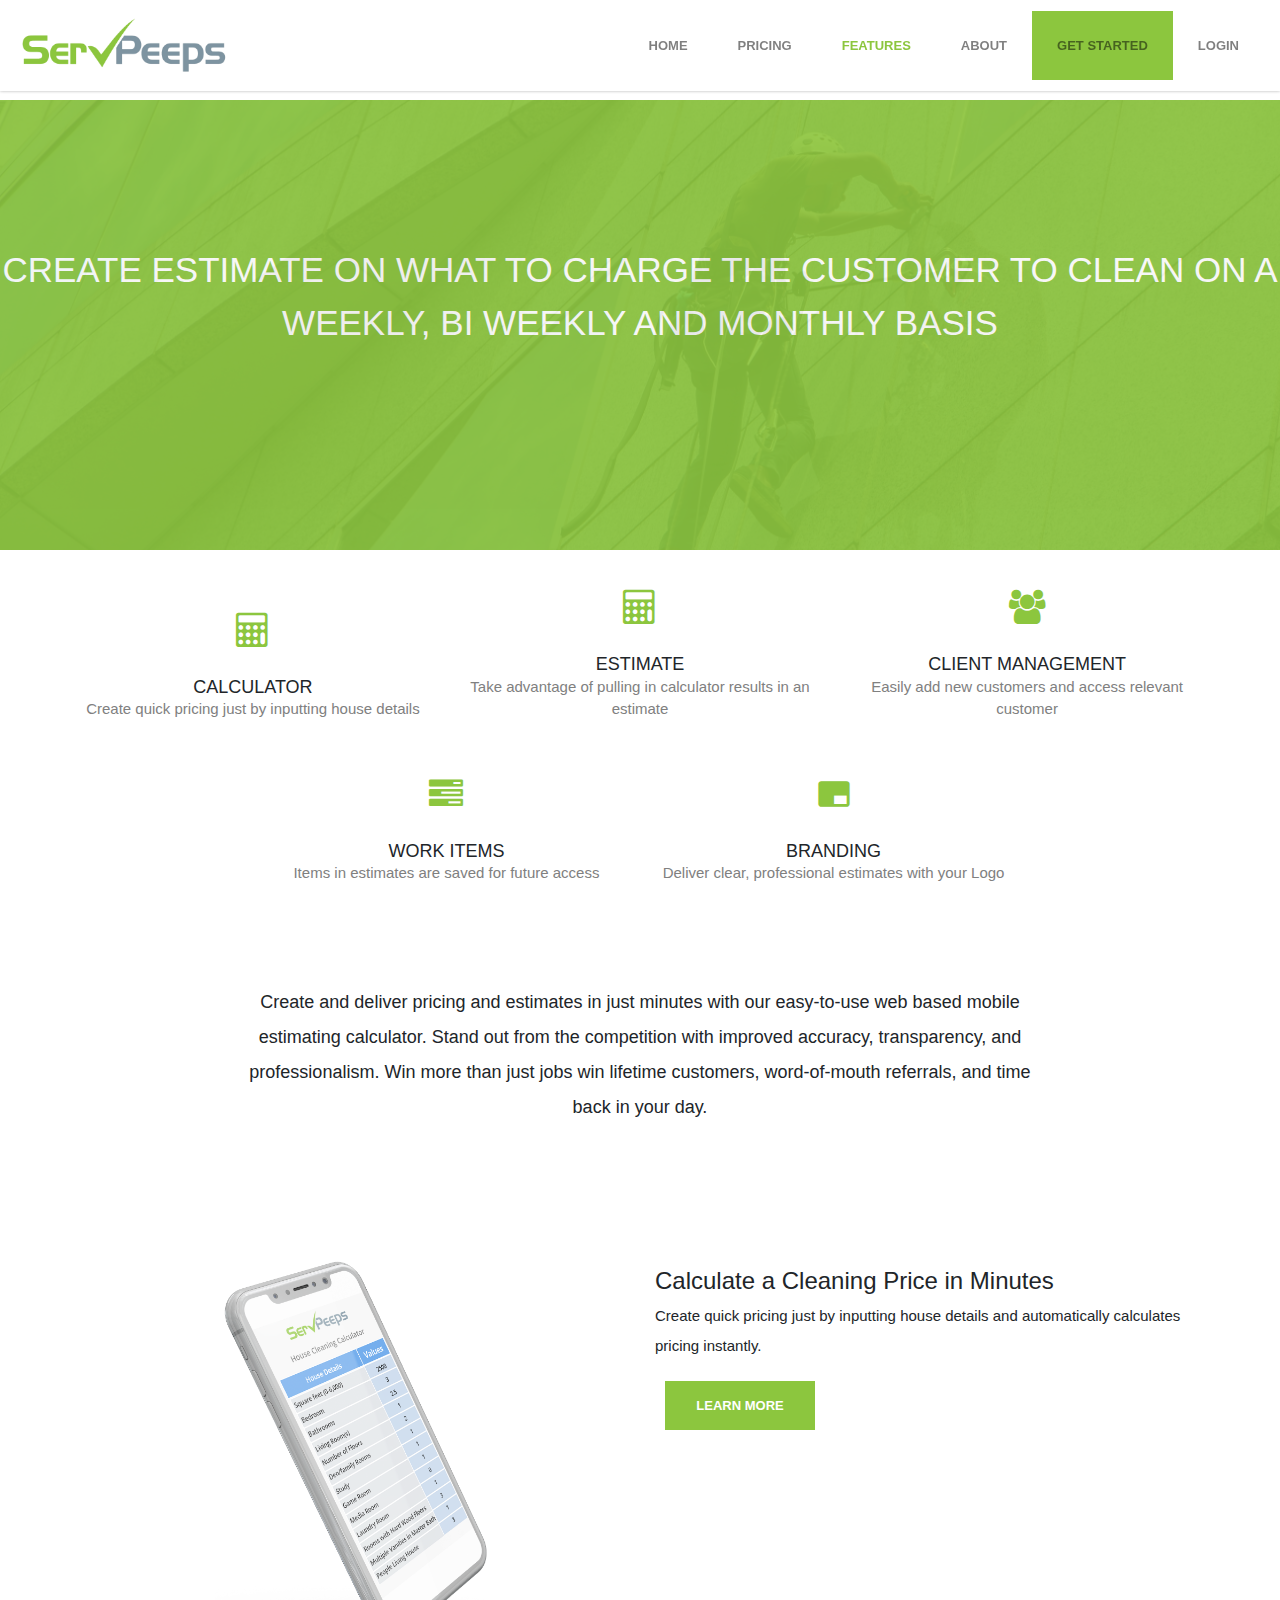
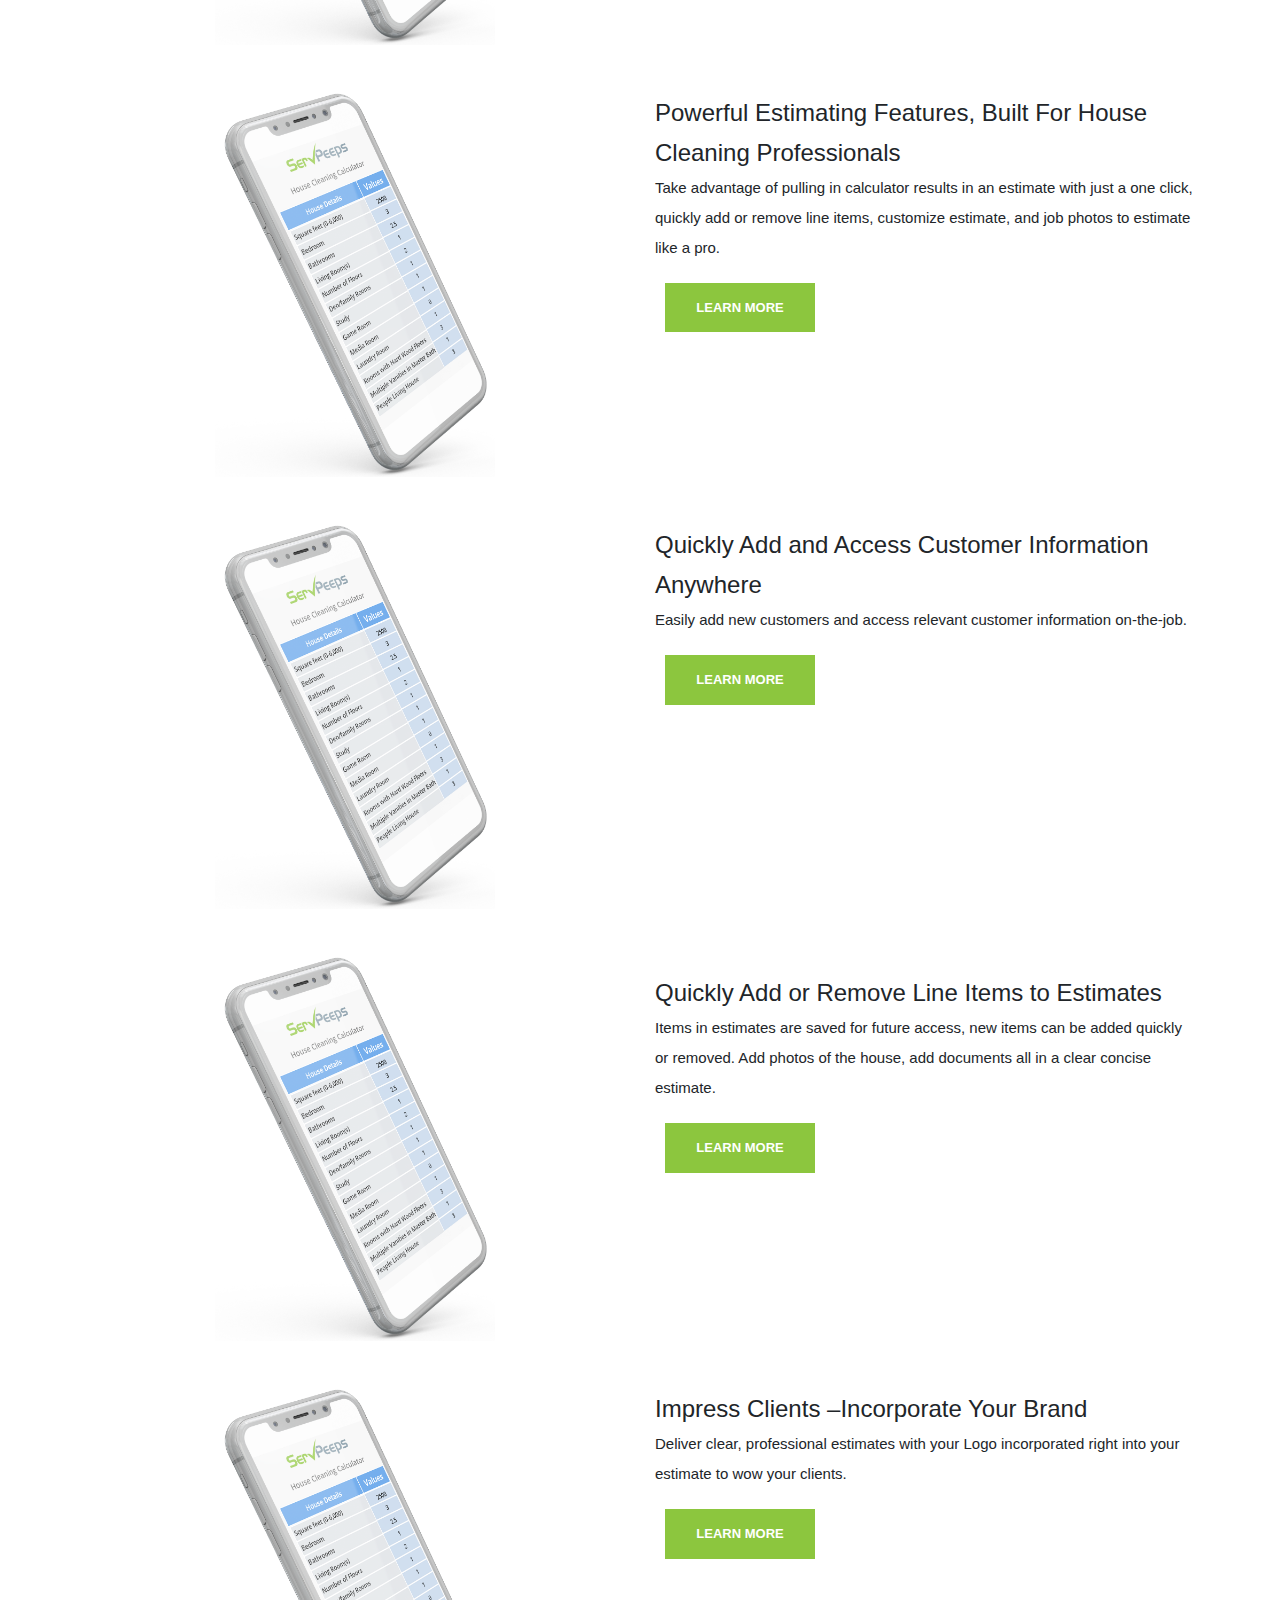
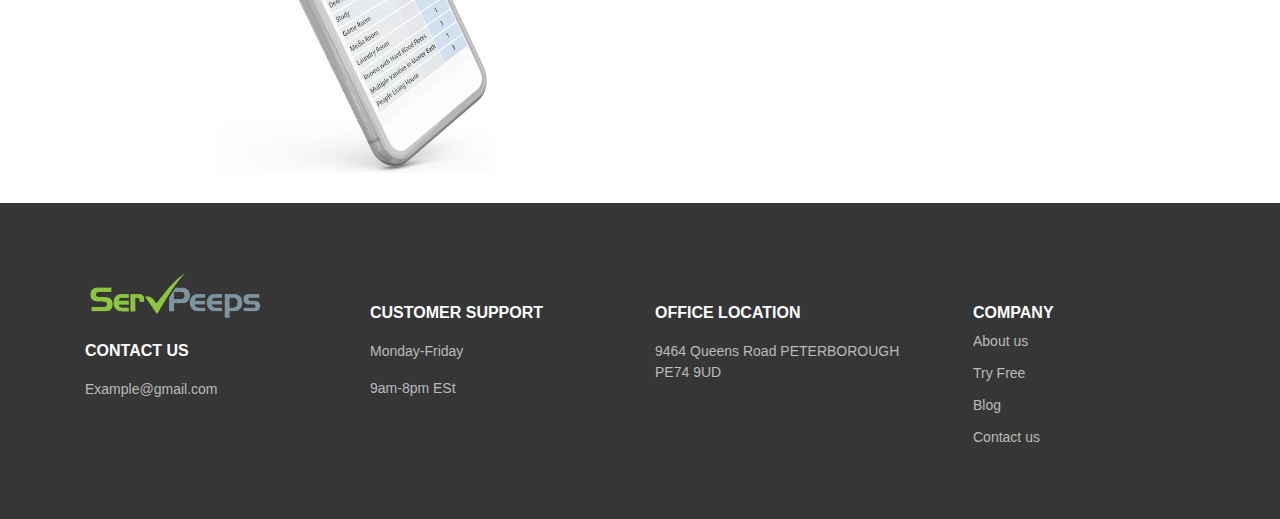
<file: ServePeeps/features.html>
<!doctype html>
<html lang="en">

<head>
    <title>ServPeep</title>
    <!-- Required meta tags -->
    <meta charset="utf-8">
    <meta name="viewport" content="width=device-width, initial-scale=1, shrink-to-fit=no">
    <!--favicon-->
    <link rel="shortcut icon" type="image/png" href="images/logo.png">
    <!-- Bootstrap CSS -->
    <link rel="stylesheet" href="https://stackpath.bootstrapcdn.com/bootstrap/4.3.1/css/bootstrap.min.css"
        integrity="sha384-ggOyR0iXCbMQv3Xipma34MD+dH/1fQ784/j6cY/iJTQUOhcWr7x9JvoRxT2MZw1T" crossorigin="anonymous">
    <!--Stylesheet-->
    <link rel="stylesheet" href="css/style.css">
    <!--Font Awesome-->
    <link rel="stylesheet" href="https://maxcdn.bootstrapcdn.com/font-awesome/4.7.0/css/font-awesome.min.css">
    <!--Google Fonts-->
    <link rel="stylesheet" href="https://fonts.googleapis.com/icon?family=Material+Icons">


</head>

<body style="padding-top: 100px;">
    <style>
        * {
            font-family: "open sans", sans-serif;
        }
    </style>
    <nav class="navbar navbar-expand-lg navbar-light bg-light fixed-top">
        <a class="navbar-brand" href="#">
            <img src="images/logo.png" class="img-fluid" style="width: 215px;" alt="">
        </a>
        <button class="navbar-toggler" type="button" data-toggle="collapse" data-target="#mainNavbar"
            aria-controls="navbarTogglerDemo01" aria-expanded="false" aria-label="Toggle navigation">
            <span class="navbar-toggler-icon"></span>
        </button>
        <div class="collapse navbar-collapse" id="mainNavbar">

            <ul class="navbar-nav ml-auto mt-2 mt-lg-0">
                <li class="nav-item ">
                    <a class="nav-link" href="home.html">HOME <span class="sr-only">(current)</span></a>
                </li>
                <li class="nav-item">
                    <a class="nav-link" href="pricing.html">PRICING</a>
                </li>
                <li class="nav-item active">
                    <a class="nav-link" href="#">FEATURES</a>
                </li>
                <li class="nav-item">
                    <a class="nav-link" href="about.html">ABOUT</a>
                </li>
                <li class="nav-item">
                    <a class="nav-link get-started-btn" href="#">GET STARTED</a>
                </li>

                <li class="nav-item">
                    <a class="nav-link" href="login.html">LOGIN</a>
                </li>
            </ul>


        </div>
    </nav>
    <section>
        <div class="features-image">
            <div class="featurebox text-center ">
                <p class="text-uppercase lead">Create estimate on what to
                    charge the customer to
                    clean on a weekly, bi weekly and monthly basis
                </p>
                <!-- <div class="feature-btn text-center">
                    <button class="feature-button">Try For Free</button>
                </div> -->
            </div>

        </div>

    </section>
    <!-- <div class="container-fluid pt-5">
        <div class="row">
            <div class="col-lg-2"></div>
            <div class="col-lg-2 col-md-2 col-sm-6 col-6  ">
                <div class="image-icon">
                    <img src="images/calculator.png" style="width: 50px;" alt="">

                </div>
                <div>
                    <span class="pl-3 py-2 d-block w-100 feature-heading"> Calculator</span>
                </div>
            </div>
            <div class="col-lg-2 col-md-2 col-sm-6 col-6 ">
                <div class="image-icon">
                    <img src="images/estimate.png" style="width: 50px;" alt="">
                </div>
                <div>
                    <span class="pl-3 py-2 d-block w-100 feature-heading"> Estimates</span>
                </div>
            </div>
            <div class="col-lg-2 col-md-2 col-sm-6 col-6 ">
                <div class="image-icon">
                    <img src="images/cm.png" style="width: 50px;" alt="">
                </div>
                <div>
                    <span class=" py-2 d-block w-100 feature-heading"> Client Management</span>
                </div>
            </div>
            <div class="col-lg-2 col-md-2 col-sm-6 col-6 ">
                <div class="image-icon">
                    <img src="images/work.png" style="width: 50px;" alt="">
                </div>
                <div>
                    <span class="pl-3 py-2 d-block w-100 feature-heading"> Work Item</span>
                </div>
            </div>
            <div class="col-lg-2 col-md-2 col-sm-6 col-6 ">
                <div class="image-icon">
                    <img src="images/branding.png" style="width: 50px;" alt="">
                </div>
                <div>
                    <span class="pl-3 py-2 d-block w-100 feature-heading"> Branding</span>
                </div>
            </div>
        </div> -->
    <div class="container-fluid">
        <div class="services">

            <div class="cen">
                <div class="service">
                    <i class="fa fa-calculator"></i>
                    <h2>Calculator</h2>
                    <p>Create quick pricing just by inputting house details</p>
                </div>

                <div class="service">
                    <i class="fa fa-calculator"></i>
                    <h2>Estimate</h2>
                    <p>Take advantage of pulling in calculator results in an estimate</p>
                </div>

                <div class="service">
                    <i class="	fa fa-users"></i>
                    <h2>Client Management</h2>
                    <p>Easily add new customers and access relevant customer</p>
                </div>

                <div class="service">
                    <i class="	fa fa-tasks"></i>
                    <h2>Work Items</h2>
                    <p>Items in estimates are saved for future access</p>
                </div>

                <div class="service">
                    <i class="material-icons">branding_watermark</i>
                    <h2>Branding</h2>
                    <p>Deliver clear, professional estimates with your Logo</p>
                </div>


                <!-- <div class="service">
                    <i class="fas fa-cog"></i>
                    <h2>Digital Marketing</h2>
                    <p>Lorem ipsum dolor sit amet, consectetur adipisicing elit, sed do eiusmod adipisicing elit ipsum
                        dolor
                        .</p>
                </div> -->
            </div>
            <div class="row">
                <div class="col-lg-2"></div>
                <div class="col-lg-8 col-md-10 col-sm-12 col-12">
                    <div class="feature-desc">
                        <p class="py-4">
                            Create and deliver pricing and estimates in just minutes with our easy-to-use web based
                            mobile
                            estimating
                            calculator. Stand out from the competition with improved accuracy, transparency, and
                            professionalism. Win
                            more than just jobs win lifetime customers, word-of-mouth referrals, and time back in your
                            day.
                        </p>
                    </div>
                </div>
                <div class="col-lg-2"></div>
            </div>
        </div>
        <div class="container pt-5" id="feature_list">
            <div class="row mt-5">
                <div class="col-lg-6 col-md-6 col-sm-6 col-12">
                    <div class="feature-image text-center">
                        <img src="images/feature-list.png" style="width: 280px;" alt="">

                    </div>
                </div>
                <div class="col-lg-6 col-md-6 col-sm-12 col-12">
                    <div class="feature-1">
                        <div class="">
                            <span class=" d-block feature-type">Calculate a Cleaning Price in
                                Minutes</span>
                            <span class="feature-details">
                                Create quick pricing just by inputting house details and
                                automatically calculates pricing instantly.
                            </span>
                        </div>
                        <div class="feature-btn">
                            <button class="text-uppercase feature-button">Learn More</button>
                        </div>
                    </div>
                </div>
            </div>
            <div class="row mt-5 ">
                <div class="col-lg-6 col-md-6 col-sm-6 col-12">
                    <div class="feature-image text-center">
                        <img src="images/feature-list.png" style="width: 280px;" alt="">

                    </div>
                </div>
                <div class="col-lg-6 col-md-6 col-sm-12 col-12">
                    <div class="feature-2">
                        <div class="feature-image">
                            <span class=" d-block feature-type">Powerful Estimating Features, Built
                                For House
                                Cleaning Professionals</span>
                            <span class="feature-details">
                                Take advantage of pulling in calculator results in an estimate
                                with just a one click, quickly add or remove line items,
                                customize estimate, and job photos to estimate like a pro.
                            </span>
                        </div>
                        <div class="feature-btn">
                            <button class="text-uppercase feature-button">Learn More</button>
                        </div>
                    </div>
                </div>
            </div>
            <div class="row mt-5">
                <div class="col-lg-6 col-md-6 col-sm-6 col-12">
                    <div class="feature-image text-center">
                        <img src="images/feature-list.png" style="width: 280px;" alt="">

                    </div>
                </div>
                <div class="col-lg-6 col-md-6 col-sm-12 col-12">
                    <div class="feature-3">
                        <div class="feature-image">
                            <span class=" d-block feature-type">Quickly Add and Access Customer
                                Information
                                Anywhere</span>
                            <span class="feature-details">
                                Easily add new customers and access relevant customer
                                information on-the-job.
                            </span>
                        </div>
                        <div class="feature-btn">
                            <button class="text-uppercase feature-button">Learn More</button>
                        </div>
                    </div>
                </div>
            </div>
            <div class="row mt-5">
                <div class="col-lg-6 col-md-6 col-sm-6 col-12">
                    <div class="feature-image text-center">
                        <img src="images/feature-list.png" style="width: 280px;" alt="">

                    </div>
                </div>
                <div class="col-lg-6 col-md-6 col-sm-12 col-12 mt-3">
                    <div class="feature-4">
                        <div class="feature-image">
                            <span class=" d-block feature-type">Quickly Add or Remove Line Items to
                                Estimates</span>
                            <span class="feature-details">
                                Items in estimates are saved for future access, new items can
                                be added quickly or removed. Add photos of the house, add
                                documents all in a clear concise estimate.
                            </span>
                        </div>
                        <div class="feature-btn">
                            <button class="text-uppercase feature-button">Learn More</button>
                        </div>
                    </div>
                </div>
            </div>
            <div class="row mt-5">
                <div class="col-lg-6 col-md-6 col-sm-6 col-12">
                    <div class="feature-image text-center">
                        <img src="images/feature-list.png" style="width: 280px;" alt="">

                    </div>
                </div>
                <div class="col-lg-6 col-md-6 col-sm-12 col-12">
                    <div class="feature-5">
                        <div class="feature-image">
                            <span class=" d-block feature-type">Impress Clients –Incorporate Your
                                Brand</span>
                            <span class="feature-details">
                                Deliver clear, professional estimates with your Logo
                                incorporated right into your estimate to wow your clients.
                            </span>
                        </div>
                        <div class="feature-btn">
                            <button class="text-uppercase feature-button">Learn More</button>
                        </div>
                    </div>
                </div>
            </div>
        </div>
    </div>
    </div>
    </div>
    <footer>
        <div class="container">
            <div class="row">
                <div class="col-lg-3 col-md-6 col-sm-6 col-12">
                    <div class="slogan">
                        <img src="images/logo.png" style="width:180px;" class="img-fluid mt-3" alt="">
                    </div>
                    <div class="contacts">
                        <span class="d-block w-100 contact-heading py-3">Contact US</span>
                        <span class="d-block w-100 contact-text">Example@gmail.com</span>
                    </div>
                </div>
                <div class="col-lg-3 col-md-6 col-sm-6 col-12 pt-5">
                    <span class="d-block w-100 footer-heading">Customer Support</span>
                    <ul class="list-unstyled customer-support ">
                        <li class="py-3">Monday-Friday</li>
                        <li>9am-8pm ESt</li>
                    </ul>
                </div>
                <div class="col-lg-3 col-md-6 col-sm-6 col-12 pt-5">
                    <span class="d-block w-100 footer-heading">Office Location</span>
                    <div class="address">
                        <span class=" d-block w-100 contact-text py-3">
                            9464 Queens Road
                            PETERBOROUGH
                            PE74 9UD
                        </span>
                    </div>
                </div>
                <div class="col-lg-3 col-md-6 col-sm-6 col-12 pt-5 pl-5">
                    <span class="d-block w-100 footer-heading">Company</span>
                    <ul class="list-unstyled about-company-links">
                        <li class="py-1"><a href="javaScript:;">About us</a></li>
                        <li class="py-1"><a href="javaScript:;">Try Free</a></li>
                        <li class="py-1"><a href="javaScript:;">Blog</a></li>
                        <li class="py-1"><a href="javaScript:;">Contact us</a></li>
                    </ul>
                </div>
            </div>
        </div>
    </footer>
    <!-- Optional JavaScript -->
    <!-- jQuery first, then Popper.js, then Bootstrap JS -->
    <script src="https://code.jquery.com/jquery-3.3.1.slim.min.js"
        integrity="sha384-q8i/X+965DzO0rT7abK41JStQIAqVgRVzpbzo5smXKp4YfRvH+8abtTE1Pi6jizo"
        crossorigin="anonymous"></script>
    <script src="https://cdnjs.cloudflare.com/ajax/libs/popper.js/1.14.7/umd/popper.min.js"
        integrity="sha384-UO2eT0CpHqdSJQ6hJty5KVphtPhzWj9WO1clHTMGa3JDZwrnQq4sF86dIHNDz0W1"
        crossorigin="anonymous"></script>
    <script src="https://stackpath.bootstrapcdn.com/bootstrap/4.3.1/js/bootstrap.min.js"
        integrity="sha384-JjSmVgyd0p3pXB1rRibZUAYoIIy6OrQ6VrjIEaFf/nJGzIxFDsf4x0xIM+B07jRM"
        crossorigin="anonymous"></script>
</body>

</html>
</file>
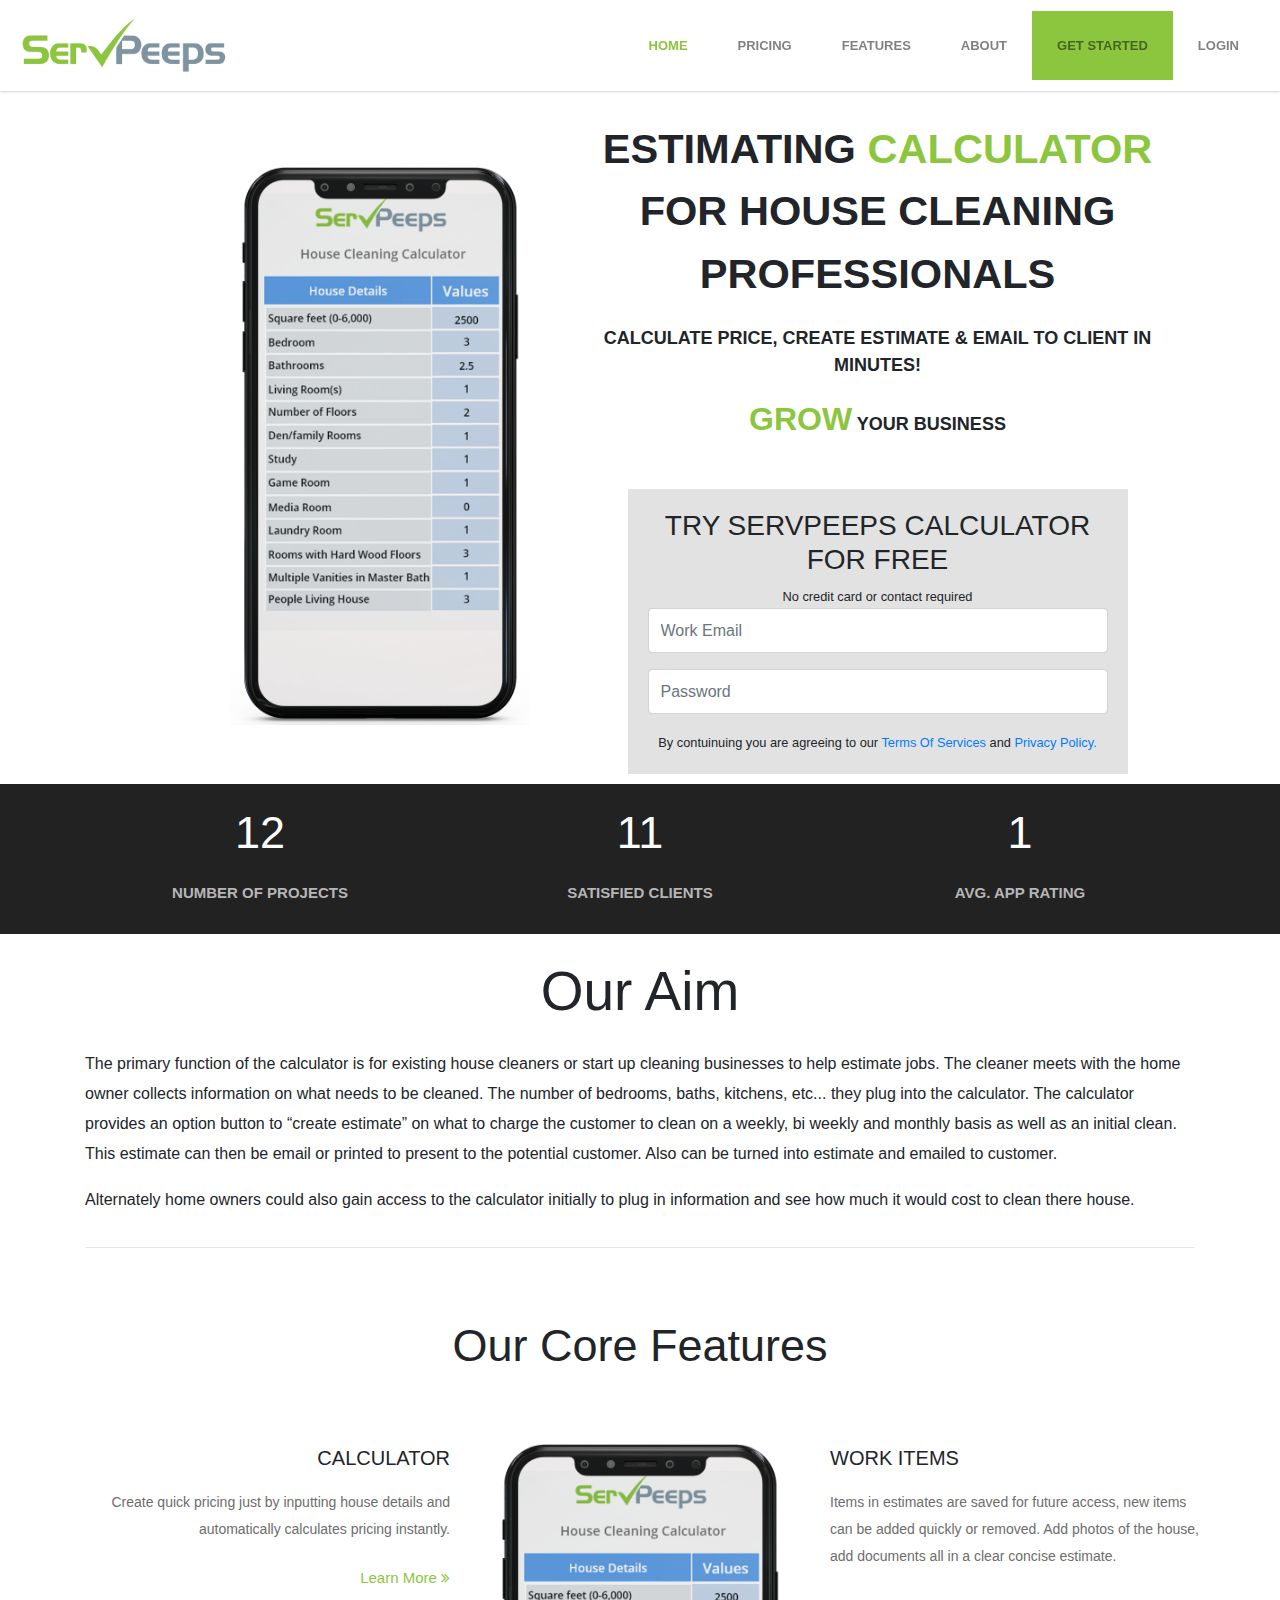
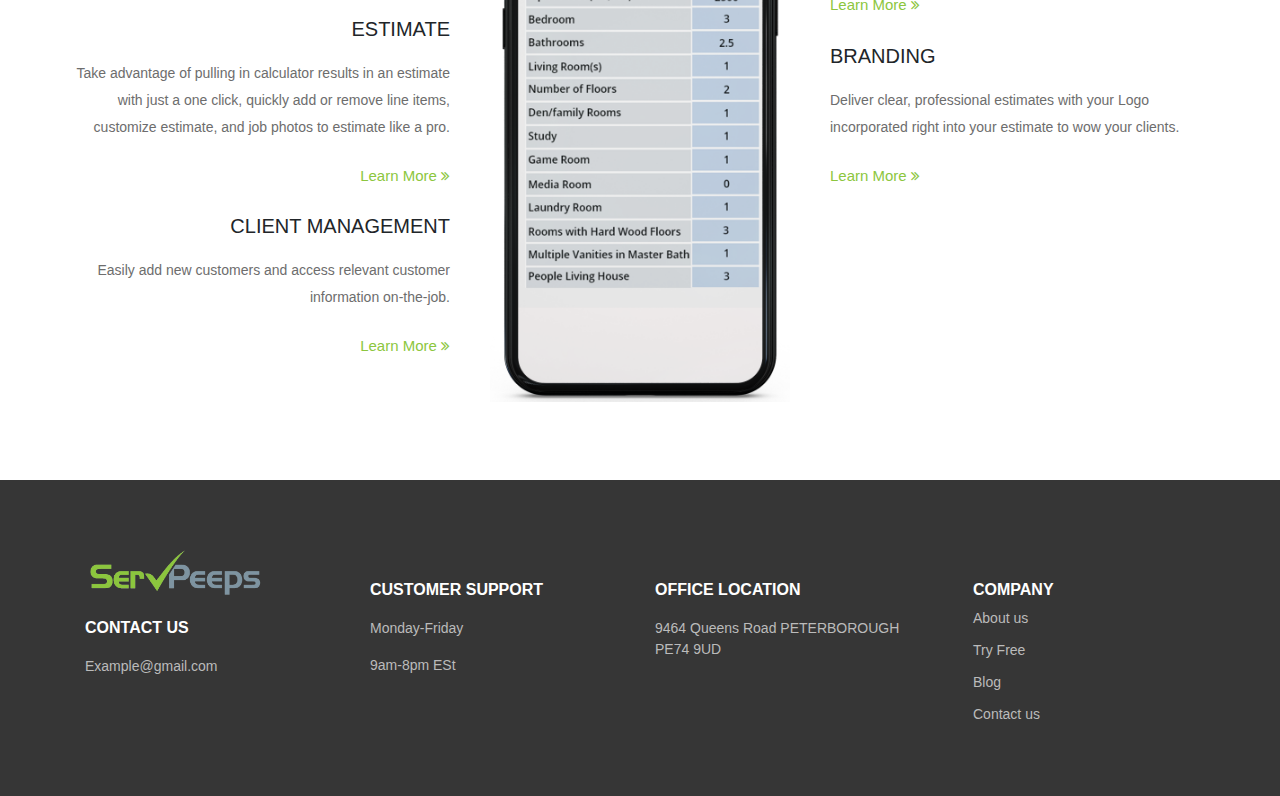
<file: ServePeeps/home.html>
<!doctype html>
<html lang="en">

<head>
    <title>ServPeep</title>
    <!-- Required meta tags -->
    <meta charset="utf-8">
    <meta name="viewport" content="width=device-width, initial-scale=1, shrink-to-fit=no">
    <!--favicon-->
    <link rel="shortcut icon" type="image/png" href="images/logo.png">
    <!-- Bootstrap CSS -->
    <link rel="stylesheet" href="https://stackpath.bootstrapcdn.com/bootstrap/4.3.1/css/bootstrap.min.css"
        integrity="sha384-ggOyR0iXCbMQv3Xipma34MD+dH/1fQ784/j6cY/iJTQUOhcWr7x9JvoRxT2MZw1T" crossorigin="anonymous">
    <!--Stylesheet-->
    <link rel="stylesheet" href="css/style.css">
    <!--Font Awesome-->
    <link rel="stylesheet" href="https://maxcdn.bootstrapcdn.com/font-awesome/4.7.0/css/font-awesome.min.css">
</head>

<body style="padding-top: 70px;">
    <style>
        * {
            font-family: "open sans", sans-serif;
        }
    </style>
    <nav class="navbar navbar-expand-lg navbar-light bg-light fixed-top">
        <a class="navbar-brand" href="#">
            <img src="images/logo.png" class="img-fluid" style="width: 215px;" alt="">
        </a>
        <button class="navbar-toggler" type="button" data-toggle="collapse" data-target="#mainNavbar"
            aria-controls="navbarTogglerDemo01" aria-expanded="false" aria-label="Toggle navigation">
            <span class="navbar-toggler-icon"></span>
        </button>
        <div class="collapse navbar-collapse" id="mainNavbar">

            <ul class="navbar-nav ml-auto mt-2 mt-lg-0">
                <li class="nav-item active">
                    <a class="nav-link" href="home.html">HOME <span class="sr-only">(current)</span></a>
                </li>
                <li class="nav-item">
                    <a class="nav-link" href="pricing.html">PRICING</a>
                </li>
                <li class="nav-item">
                    <a class="nav-link" href="features.html">FEATURES</a>
                </li>
                <li class="nav-item">
                    <a class="nav-link" href="about.html">ABOUT</a>
                </li>
                <li class="nav-item">
                    <a class="nav-link get-started-btn" href="#">GET STARTED</a>
                </li>

                <li class="nav-item">
                    <a class="nav-link" href="login.html">LOGIN</a>
                </li>
            </ul>


        </div>
    </nav>
    <section id="intro">
        <div class="container">
            <div class="row">
                <div class="col-lg-5 col-md-5 col-sm-12 col-12 pt-5">
                    <div class="text-right mt-5">
                        <img src="images/price-list.png" class="" style="width: 300px;" alt="">
                    </div>
                </div>
                <div class="col-lg-7 col-md-7 col-sm-12 col-12 order-first order-md-last">
                    <div class="pt-5">
                        <span class="w-100 d-block text-center overview-headings">ESTIMATING <span
                                style="color: #8cc63e;">CALCULATOR</span></span>
                        <span class="w-100 d-block text-center overview-headings">FOR HOUSE CLEANING</span>
                        <span class="w-100 d-block text-center overview-headings">PROFESSIONALS</span>
                    </div>
                    <div class="text-center overview-desc">
                        <p>CALCULATE PRICE, CREATE ESTIMATE & EMAIL TO CLIENT IN MINUTES! </p>
                        <p><span style="color:#8cc63e;font-size: xx-large;">GROW</span> YOUR BUSINESS</p>
                    </div>
                    <div class="free-trail-form-container">
                        <div class="free-trail-form">
                            <h3>TRY SERVPEEPS CALCULATOR FOR FREE</h3>
                            <form action="" class="try-free-form">
                                <small>No credit card or contact required</small>
                                <div class="form-group">
                                    <input type="email" class="form-control" name="email" id=""
                                        placeholder="Work Email">
                                </div>
                                <div class="form-group">
                                    <input type="password" class="form-control" name="email" id=""
                                        placeholder="Password">
                                </div>
                            </form>
                            <small>By contuinuing you are agreeing to our <a href="javaScript:;">Terms Of Services</a>
                                and
                                <a href="javaScript:;">Privacy Policy.</a></small>
                        </div>
                    </div>
                </div>
            </div>
        </div>
    </section>
    <section id="count-number">
        <div class="container">
            <div class="row">
                <div class="col-lg-4">
                    <div class="count lead">800<span>K</span></div>
                    <div class="count-text">
                        <span class="text-uppercase">Number Of Projects </span>
                    </div>
                </div>
                <div class="col-lg-4">
                    <div class="count lead">750<span>K</span></div>
                    <div class="count-text">
                        <span class="text-uppercase">Satisfied Clients</span>
                    </div>
                </div>

                <div class="col-lg-4">
                    <div class="count lead"> 4</div>
                    <div class="count-text">
                        <span class="text-uppercase">Avg. App Rating</span>
                    </div>
                </div>
            </div>
        </div>
    </section>
    <section id="overview">
        <div class="container">
            <span class="w-100 d-block text-center py-3 home-heading lead">Our Aim</span>
            <div class="row">
                <div class="col-lg-12">
                    <p class="lead overview">
                        The primary function of the calculator is for existing house cleaners or start up
                        cleaning businesses to help estimate jobs. The cleaner meets with the home
                        owner collects information on what needs to be cleaned. The number of
                        bedrooms, baths, kitchens, etc... they plug into the calculator. The calculator
                        provides an option button to “create estimate” on what to charge the customer to
                        clean on a weekly, bi weekly and monthly basis as well as an initial clean. This
                        estimate can then be email or printed to present to the potential customer. Also
                        can be turned into estimate and emailed to customer.
                    </p>
                    <p class="lead overview">Alternately home owners could also gain access to the calculator initially
                        to plug in
                        information and see how much it would cost to clean there house.</p>
                </div>
            </div>
            <hr>
        </div>

    </section>
    <section class="py-5">
        <div class="container">
            <p class="text-center lead pb-5" style="font-size: 45px;">Our Core Features</p>
            <div class="row">

                <div class="col-lg-4 p-0 m-0">
                    <div class="feature-box text-right">
                        <span class="lead w-100 d-block text-right feature-name pb-3">Calculator</span>
                        <p class="  feature-text mb-0">Create quick pricing just by
                            inputting house
                            details and
                            automatically calculates pricing instantly.</p>
                        <a href="javaScript:;" class="w-100 d-block feature-link py-4 ">Learn More
                            <i class="	fa fa-angle-double-right"></i>
                        </a>
                    </div>
                    <div class="feature-box text-right">
                        <span class="lead w-100 d-block  feature-name pb-3">Estimate</span>
                        <p class="  feature-text mb-0">Take advantage of pulling in
                            calculator results in an estimate
                            with just a one click, quickly add or remove line items,
                            customize estimate, and job photos to estimate like a pro.</p>
                        <a href="javaScript:;" class="w-100 d-block feature-link py-4 ">Learn More
                            <i class="	fa fa-angle-double-right"></i>
                        </a>
                    </div>
                    <div class="feature-box text-right">
                        <span class="lead w-100 d-block  feature-name pb-3">Client Management</span>
                        <p class="  feature-text mb-0">Easily add new customers and
                            access relevant customer
                            information on-the-job.</p>
                        <a href="javaScript:;" class="w-100 d-block feature-link py-4 ">Learn More
                            <i class="	fa fa-angle-double-right"></i>
                        </a>
                    </div>

                </div>
                <div class="col-lg-4 text-center ">
                    <div class="_feature-list">
                        <img src="images/price-list.png" style="width: 300px;" alt="">
                    </div>
                </div>
                <div class="col-lg-4 p-0 m-0">
                    <div class="feature-box text-left">
                        <span class="lead w-100 d-block  feature-name pb-3">Work Items</span>
                        <p class="  feature-text mb-0">Items in estimates are saved
                            for future access, new items can
                            be added quickly or removed. Add photos of the house, add
                            documents all in a clear concise estimate.</p>
                        <a href="javaScript:;" class="w-100 d-block feature-link py-4 ">Learn More
                            <i class="	fa fa-angle-double-right"></i>
                        </a>
                    </div>
                    <div class="feature-box text-left">
                        <span class="lead w-100 d-block  feature-name pb-3">Branding</span>
                        <p class="mb-0 feature-text">Deliver clear, professional
                            estimates with your Logo
                            incorporated right into your estimate to wow your clients.</p>
                        <a href="javaScript:;" class="w-100 d-block feature-link py-4 ">Learn More
                            <i class="	fa fa-angle-double-right"></i>
                        </a>
                    </div>
                </div>
            </div>
        </div>
    </section>
    <footer>
        <div class="container">
            <div class="row">
                <div class="col-lg-3 col-md-6 col-sm-6 col-12">
                    <div class="slogan">
                        <img src="images/logo.png" style="width:180px;" class="img-fluid mt-3" alt="">
                    </div>
                    <div class="contacts">
                        <span class="d-block w-100 contact-heading py-3">Contact US</span>
                        <span class="d-block w-100 contact-text">Example@gmail.com</span>
                    </div>
                </div>
                <div class="col-lg-3 col-md-6 col-sm-6 col-12 pt-5">
                    <span class="d-block w-100 footer-heading">Customer Support</span>
                    <ul class="list-unstyled customer-support ">
                        <li class="py-3">Monday-Friday</li>
                        <li>9am-8pm ESt</li>
                    </ul>
                </div>
                <div class="col-lg-3 col-md-6 col-sm-6 col-12 pt-5">
                    <span class="d-block w-100 footer-heading">Office Location</span>
                    <div class="address">
                        <span class=" d-block w-100 contact-text py-3">
                            9464 Queens Road
                            PETERBOROUGH
                            PE74 9UD
                        </span>
                    </div>
                </div>
                <div class="col-lg-3 col-md-6 col-sm-6 col-12 pt-5 pl-5">
                    <span class="d-block w-100 footer-heading">Company</span>
                    <ul class="list-unstyled about-company-links">
                        <li class="py-1"><a href="javaScript:;">About us</a></li>
                        <li class="py-1"><a href="javaScript:;">Try Free</a></li>
                        <li class="py-1"><a href="javaScript:;">Blog</a></li>
                        <li class="py-1"><a href="javaScript:;">Contact us</a></li>
                    </ul>
                </div>
            </div>
        </div>
    </footer>
    <!-- Optional JavaScript -->
    <!-- jQuery first, then Popper.js, then Bootstrap JS -->
    <script src="https://ajax.googleapis.com/ajax/libs/jquery/3.4.1/jquery.min.js"></script>

    <script src="https://cdnjs.cloudflare.com/ajax/libs/popper.js/1.14.7/umd/popper.min.js"
        integrity="sha384-UO2eT0CpHqdSJQ6hJty5KVphtPhzWj9WO1clHTMGa3JDZwrnQq4sF86dIHNDz0W1"
        crossorigin="anonymous"></script>
    <script src="https://stackpath.bootstrapcdn.com/bootstrap/4.3.1/js/bootstrap.min.js"
        integrity="sha384-JjSmVgyd0p3pXB1rRibZUAYoIIy6OrQ6VrjIEaFf/nJGzIxFDsf4x0xIM+B07jRM"
        crossorigin="anonymous"></script>
    <script src="js/app.js"></script>
</body>

</html>
</file>
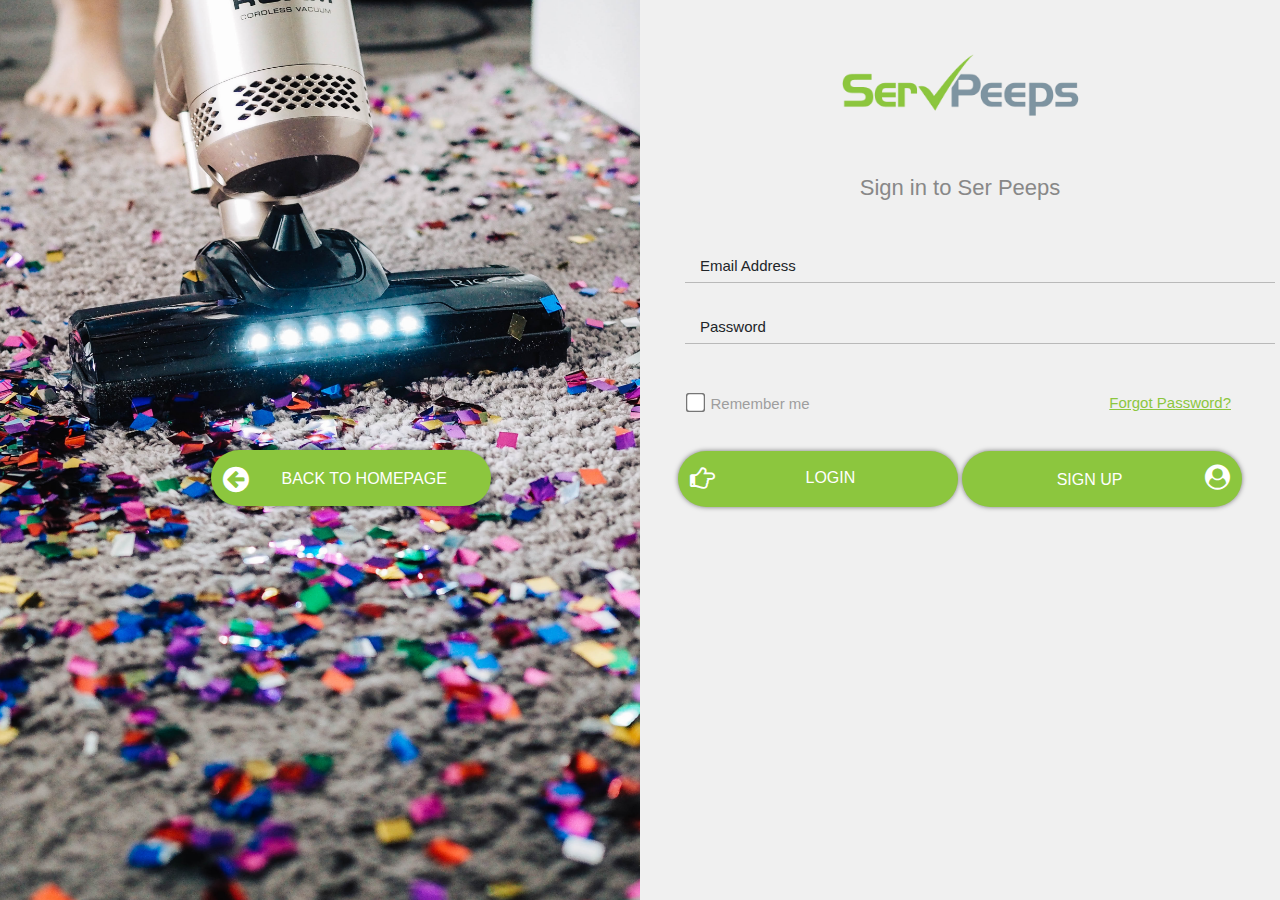
<file: ServePeeps/login.html>
<!doctype html>
<html lang="en">

<head>
    <title>ServPeeps</title>
    <!-- Required meta tags -->
    <meta charset="utf-8">
    <meta name="viewport" content="width=device-width, initial-scale=1, shrink-to-fit=no">
    <!--favicon-->
    <link rel="shortcut icon" type="image/png" href="images/logo.png">
    <!-- Bootstrap CSS -->
    <link rel="stylesheet" href="https://stackpath.bootstrapcdn.com/bootstrap/4.3.1/css/bootstrap.min.css"
        integrity="sha384-ggOyR0iXCbMQv3Xipma34MD+dH/1fQ784/j6cY/iJTQUOhcWr7x9JvoRxT2MZw1T" crossorigin="anonymous">
    <!--Stylesheet-->
    <link rel="stylesheet" href="css/style.css">
    <!--Font Awesome-->
    <link rel="stylesheet" href="https://maxcdn.bootstrapcdn.com/font-awesome/4.7.0/css/font-awesome.min.css">

</head>

<body>
    <div class="container-fluid">
        <div class="row">
            <div class="col-lg-6 p-0 m-0">

                <div class="login-wrapper">

                    <div class="image-box">
                        <div class="backbtn">
                            <a href="home.html" class="btn btn-success home-btn text-uppercase">
                                Back to Homepage
                                <i class="float-left pt-2	fa fa-arrow-circle-left" style="font-size: 30px;"></i>
                            </a>
                        </div>
                    </div>

                </div>

            </div>
            <div class="col-lg-6 col-md-12 col-sm-12 col-12 p-0 m-0">
                <div class="login-form-side">
                    <div class="logo text-center py-5">
                        <img src="images/logo.png" style="width: 250px;" alt="">
                    </div>
                    <p class="text-center head-text">Sign in to Ser Peeps </p>
                    <div class="form-container">
                        <form action="" method="">
                            <div class="input-field">
                                <input type="email" class="inputText pb-3 pl-3" required />
                                <span class="floating-label">Email Address</span>
                            </div>
                            <br>
                            <div class="input-field">
                                <input type="password" class="inputText pb-3 pl-3" required />
                                <span class="floating-label">Password</span>
                            </div>
                            <div class="w-100 d-flex">
                                <div class="checkbox-option w-100 mt-5 ml-4">
                                    <input type="checkbox" name="" id="">
                                    <span class="pl-1 checkbox-text"> Remember me</span>
                                </div>
                                <div class="forgot-password w-100 pr-4 mt-5 text-right float-right ">
                                    <a href="javaScript:;">Forgot Password?</a>
                                </div>
                            </div>
                            <div class="submit-button">
                                <button class="btn btn-success text-uppercase">Login
                                    <i class="fa fa-hand-o-right float-left" style="font-size: 25px;"></i>
                                </button>
                                <a href="signup.html" class="text-uppercase btn btn-success">
                                    Sign up
                                    <i class="fa fa-user-circle float-right pt-2" style="font-size: 25px;"></i>
                                </a>
                            </div>
                        </form>
                    </div>
                    <!-- <p class="text-center create-account-link py-4">Don't have an account? <a href="signup.html">Create
                            account</a></p> -->
                </div>


            </div>

        </div>
    </div>
    </div>
    </div>
    <!-- Optional JavaScript -->
    <!-- jQuery first, then Popper.js, then Bootstrap JS -->
    <script src="https://code.jquery.com/jquery-3.3.1.slim.min.js"
        integrity="sha384-q8i/X+965DzO0rT7abK41JStQIAqVgRVzpbzo5smXKp4YfRvH+8abtTE1Pi6jizo"
        crossorigin="anonymous"></script>
    <script src="https://cdnjs.cloudflare.com/ajax/libs/popper.js/1.14.7/umd/popper.min.js"
        integrity="sha384-UO2eT0CpHqdSJQ6hJty5KVphtPhzWj9WO1clHTMGa3JDZwrnQq4sF86dIHNDz0W1"
        crossorigin="anonymous"></script>
    <script src="https://stackpath.bootstrapcdn.com/bootstrap/4.3.1/js/bootstrap.min.js"
        integrity="sha384-JjSmVgyd0p3pXB1rRibZUAYoIIy6OrQ6VrjIEaFf/nJGzIxFDsf4x0xIM+B07jRM"
        crossorigin="anonymous"></script>
</body>

</html>
</file>
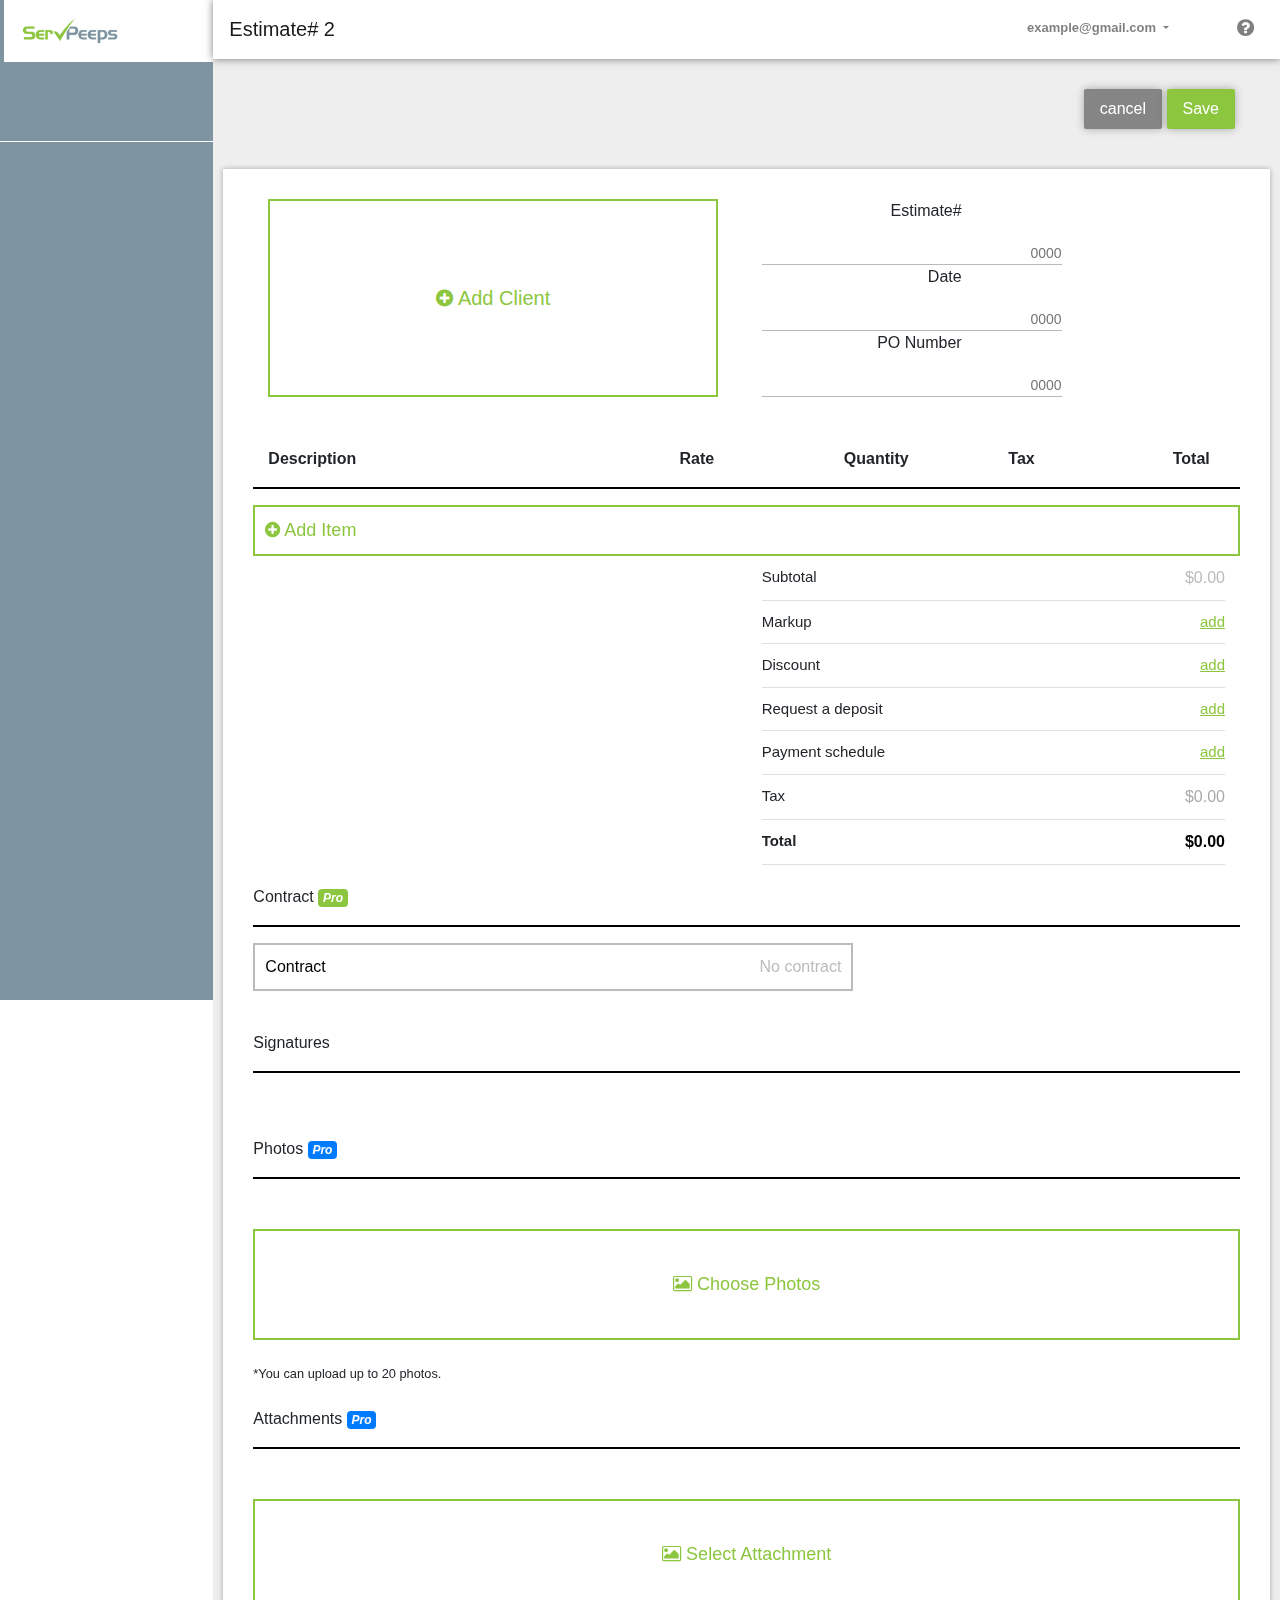
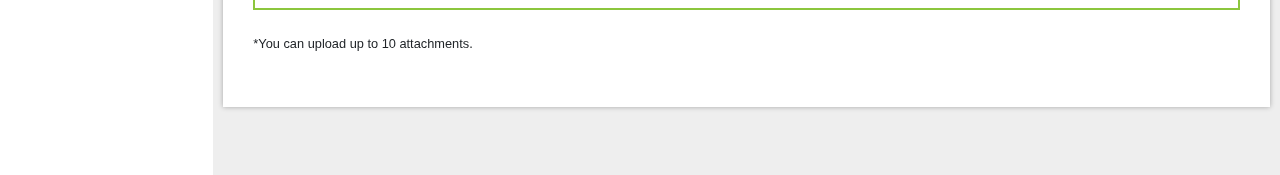
<file: ServePeeps/new.html>
<!doctype html>
<html lang="en">

<head>
    <title>New Estimate</title>
    <!-- Required meta tags -->
    <meta charset="utf-8">
    <meta name="viewport" content="width=device-width, initial-scale=1, shrink-to-fit=no">

    <!-- Bootstrap CSS -->
    <link rel="stylesheet" href="https://stackpath.bootstrapcdn.com/bootstrap/4.3.1/css/bootstrap.min.css"
        integrity="sha384-ggOyR0iXCbMQv3Xipma34MD+dH/1fQ784/j6cY/iJTQUOhcWr7x9JvoRxT2MZw1T" crossorigin="anonymous">
    <!--Stylesheet-->
    <link rel="stylesheet" href="css/style.css">
    <!--Font Awesome-->
    <link rel="stylesheet" href="https://maxcdn.bootstrapcdn.com/font-awesome/4.7.0/css/font-awesome.min.css">
    <!--Google Fonts-->
    <link href="https://fonts.googleapis.com/icon?family=Material+Icons" rel="stylesheet">
</head>

<body>
    <style>
        * {
            font-family: "open sans", sans-serif;
        }
    </style>
    <div class="container-fluid">
        <div class="row">
            <div class="col-lg-2 col-md-3 col-sm-2 col-2 p-0 m-0">
                <div id="wrapper">
                    <div class="sidebar-wrapper">
                        <ul class="list-unstyled">
                            <li class="p-3  mx-1 logo-img" style="background-color: #fff;">
                                <img src="images/logo.png" style="width: 100px;" alt="">
                            </li>
                            <li class="py-4 estimate-link">
                                <a href="javaScript:;">
                                    <span class="fa fa-calculator  pt-2 px-3 estimate" title="Estimate"
                                        data-toggle="tooltip" data-placement="right"></span>
                                    <span class="sidebar-link">
                                        Estimate</a>
                                </span>
                            </li>
                        </ul>
                    </div>
                </div>
            </div>
            <div class="col-lg-10 col-md-9 col-sm-10 col-10 p-0 m-0">
                <nav class="navbar navbar-expand-lg navbar-light bg-light" id="dashboard-navbar">
                    <a class="navbar-brand" href="#">Estimate# 2</a>
                    <!-- <button class="navbar-toggler" type="button" data-toggle="collapse" data-target="#navbarNav"
                        aria-controls="navbarNav" aria-expanded="false" aria-label="Toggle navigation">
                        <span class="navbar-toggler-icon"></span>
                    </button> -->
                    <!-- <div class="collapse navbar-collapse" id="navbarNav"> -->
                    <ul class="navbar-nav ml-auto">
                        <li class="nav-item dropdown">
                            <a class="nav-link dropdown-toggle" href="#" id="navbarDropdownMenuLink" role="button"
                                data-toggle="dropdown" aria-haspopup="true" aria-expanded="false">
                                example@gmail.com
                            </a>
                            <div class="dropdown-menu pt-2" aria-labelledby="navbarDropdownMenuLink">
                                <a class="dropdown-item" href="#"> <span class="fa fa-user"></span> My Account</a>
                                <a class="dropdown-item" href="#"> <span class="	fa fa-sign-out"></span> Logout</a>
                            </div>
                        </li>
                        <li class="nav-item pl-5">
                            <a class="nav-link" href="#">
                                <span class="fa fa-question-circle" style="font-size: 20px;"></span>
                            </a>
                        </li>

                    </ul>
                    <!-- </div> -->
                </nav>
                <section id="dashboard-content">
                    <div class="container">
                        <div class="row">

                            <div class="col-lg-12 col-md-7 col-sm-12 col-12">
                                <div class="estimate-btns">
                                    <button class="btn btn-secondary cancel-btn">cancel</button>
                                    <button class="btn btn-success save-btn">Save</button>

                                </div>
                            </div>
                        </div>
                    </div>
                    <section id="new-estimate-container">
                        <div class="container-fluid">
                            <div class="row">
                                <div class="col-lg-6 col-md-12 col-sm-12 col-12">
                                    <button class="" id="add-client-btn" data-toggle="modal" data-target="#add_clients">
                                        <i class="fa fa-plus-circle"></i>
                                        Add Client
                                    </button>
                                </div>
                                <div class="col-lg-6 col-md-12 col-sm-12 col-12">
                                    <form action="" method="" id="new-estimate-form">
                                        <span class="estimate-control-label">Estimate#</span>
                                        <input type="text" placeholder="0000">
                                        <br>
                                        <span class="estimate-control-label">Date</span>
                                        <input type="text" placeholder="0000">
                                        <br>
                                        <span class="estimate-control-label">PO Number</span>
                                        <input type="text" placeholder="0000">
                                        <br>
                                    </form>
                                </div>
                            </div>
                        </div>
                        <section id="item-container">
                            <div class="container-fluid">
                                <div class="row">
                                    <div class="col-lg-5 col-md-4 col-sm-4 col-12 font-weight-bold">Description</div>
                                    <div class="col-lg-2 col-md-2 col-sm-2 col-12 font-weight-bold">Rate</div>
                                    <div class="col-lg-2 col-md-2 col-sm-2 col-12 font-weight-bold">Quantity</div>
                                    <div class="col-lg-2 col-md-2 col-sm-2 col-12 font-weight-bold">Tax</div>
                                    <div class="col-lg-1 col-md-2 col-sm-2 col-12 font-weight-bold">Total</div>

                                </div>
                            </div>
                        </section>
                        <hr style="border: 1px solid #000;">
                        <section class="add-item">
                            <button class="" id="add-item-btn">
                                <i class="fa fa-plus-circle"></i>
                                Add Item
                            </button>
                        </section>
                        <section class="net-amount">
                            <div class="container-fluid">
                                <div class="row">
                                    <div class="col-lg-6"></div>
                                    <div class="col-lg-6 col-md-12 col-sm-12 col-12">
                                        <ul class="list-group list-group-flush">
                                            <li class="list-group-item ">Subtotal
                                                <span class="float-right subtotal">$0.00</span>
                                            </li>
                                            <li class="list-group-item">
                                                Markup
                                                <span class="float-right">
                                                    <a href="javaScript:;" class="net-link">add</a>
                                                </span>
                                            </li>
                                            <li class="list-group-item">Discount
                                                <span class="float-right">
                                                    <a href="javaScript:;" class="net-link">add</a>
                                                </span>
                                            </li>
                                            <li class="list-group-item">Request a deposit
                                                <span class="float-right">
                                                    <a href="javaScript:;" class="net-link">add</a>
                                                </span>
                                            </li>
                                            <li class="list-group-item">Payment schedule
                                                <span class="float-right">
                                                    <a href="javaScript:;" class="net-link">add</a>
                                                </span>
                                            </li>
                                            <li class="list-group-item">Tax
                                                <span class="float-right tax">
                                                    $0.00
                                                </span>
                                            </li>
                                            <li class="list-group-item font-weight-bold">Total
                                                <span class="float-right total ">
                                                    $0.00
                                                </span>
                                            </li>
                                            <li class="list-group-item"></li>
                                        </ul>
                                    </div>
                                </div>
                            </div>
                        </section>
                        <section id="contract">
                            <span class="d-block">Contract <i class="badge badge-success ">Pro</i></span>
                            <hr style="border:1px solid #000">
                            <div class="contract-link" data-toggle="modal" data-target="#upgradeContract">
                                <a href="#">Contract
                                    <span class="float-right contract-name">No contract</span>
                                </a>
                            </div>
                        </section>
                        <section id="signatures">
                            <span class="d-block">Signatures </span>
                            <hr style="border:1px solid #000">
                            <div class="wrapper">
                                <br />
                                <label>
                                    <!-- <input type="checkbox" name="switch" class="checkbox" /> -->
                                    <div class="switch"></div>
                                </label>
                                <br />
                            </div>
                        </section>
                        <section id="photos-upload">
                            <span class="d-block">Photos <i class="badge badge-primary ">Pro</i></span>
                            <hr style="border:1px solid #000; margin-bottom: 50px ;">
                            <form action="">
                                <input type="file" name="" id="">
                            </form>
                            <a href="javaScript:;" class="d-block upgrade-upload-photos" data-toggle="modal"
                                data-target="#upgradePhotos">
                                <i class="fa fa-image"></i>
                                <span> Choose Photos</span>
                            </a>
                            <small class="d-block my-4">*You can upload up to 20 photos.</small>
                        </section>
                        <section id="attachment-upload">
                            <span class="d-block">Attachments <i class="badge badge-primary ">Pro</i></span>
                            <hr style="border:1px solid #000; margin-bottom: 50px ;">
                            <form action="">
                                <input type="file" name="" id="">
                            </form>
                            <a href="javaScript:;" class="d-block upgrade-upload-attachment" data-toggle="modal"
                                data-target="#upgradeAttachments">
                                <i class="fa fa-image"></i>
                                <span> Select Attachment</span>
                            </a>
                            <small class="d-block my-4">*You can upload up to 10 attachments.</small>
                        </section>
                    </section>

                </section>
            </div>
        </div>
    </div>
    <!--Add Client Modal-->
    <div class="modal fade" tabindex="-1" role="dialog" id="add_clients">
        <div class="modal-dialog modal-lg modal-dialog-scrollable" role="document">
            <div class="modal-content">
                <div class="modal-header" id="add_client_header">
                    <span class="modal-title" style="font-size: 18px;font-weight: 400;">New Client</span>
                    <span class="float-right">
                        <a href="javaScript:;" class="my_client_btn">My Clients</a>
                    </span>

                </div>
                <div class="modal-body">
                    <form action="" method="" id="basic-info-form">
                        <span class="form-heading">Basic Information</span>
                        <hr style="border:1px solid #000;">
                        <span class="client-label">Name</span>
                        <input type="text" name="client-name" id="">
                        <br>
                        <span class="client-label">Email Address</span>
                        <input type="email" name="email" id=""> <br>
                        <span class="client-label">Phone(mobile)</span>
                        <input type="text" name="phone" id=""> <br>
                        <span class="client-label">mobile(other)</span>
                        <input type="text" name="other" id="">
                    </form>
                    <form action="" method="" id="address-form">
                        <span class="form-heading">Billing Address</span>
                        <hr style="border:1px solid #000;">
                        <span class="client-label">Address</span>
                        <input type="text" name="client-address" id=""> <br>
                        <span class="client-label">Address2</span>
                        <input type="email" name="address2" id=""> <br>
                        <span class="client-label">City</span>
                        <input type="text" name="city" id=""> <br>
                        <span class="client-label">State</span>
                        <input type="text" name="state" id=""> <br>
                        <span class="client-label">Zip/Postal Code</span>
                        <input type="text" name="zip/postal code" id="">
                    </form>
                    <div class="my-4 ">
                        <span class="form-heading float-left" style="font-size: 15px;">Billing Address is
                            different
                            than
                            Service Address</span>
                        <div class="item d-inline-block float-right">
                            <input type="checkbox" />
                        </div>
                        <br> <br>
                        <span class=" form-heading float-left" style="font-size: 15px;">Private Notes</span>
                        <div class="item d-inline-block float-right">
                            <input type="checkbox" class="" />
                        </div>
                    </div>
                </div>

                <div class="modal-footer">
                    <button type="button" class="cancel-client-btn" data-dismiss="modal">Cancel</button>
                    <button type="button" class="add-client-btn">Add </button>
                </div>
            </div>
        </div>
    </div>
    <!--Contract Modal-->
    <div class="modal fade" id="upgradeContract" tabindex="-1" role="dialog" aria-labelledby="exampleModalLabel"
        aria-hidden="true">
        <div class="modal-dialog modal-dialog-scrollable " role="document">
            <div class="modal-content">
                <div class="modal-header">
                    <a type="" class="close" id="close-modal-btn" data-dismiss="modal" aria-label="Close">
                        <span aria-hidden="true">Cancel</span>
                    </a>
                </div>
                <div class="modal-body">
                    <div class="text-center">
                        <img src="images/modal-logo.png" style="width: 150px;" alt="">
                    </div>
                    <span class="d-block lead w-100 text-center upgrade-text">Upgrade now to continue accessing <br>
                        these
                        Pro
                        features</span>
                    <ul class="list-unstyled" id="premium-features">
                        <li class="text-left lead py-2 "> <i class="pr-2 fa fa-file-archive-o"></i>Logo Branding &amp;
                            Contracts <i class="material-icons check-icon">check</i>
                        </li>
                        <li class=" py-2 lead text-left"> <i class="pr-2 fa fa-file-photo-o"></i>Photo &amp; File
                            Attachments <i class="material-icons check-icon">check</i>
                        </li>
                        <li class=" py-2 lead text-left"> <i class="fa fa-bell-o"></i> Client
                            Notifications <i class="material-icons check-icon">check</i>
                        </li>
                        <li class=" py-2 lead text-left"> <i class="	fa fa-file-text-o"></i> Work Orders <i
                                class="material-icons check-icon">check</i></li>

                        <li class=" py-2  lead text-left"> <i class="fa fa-address-card-o"> </i> Quickbook
                            Sync <i class="material-icons check-icon">check</i>
                        </li>
                    </ul>

                    <a href="javaScript:;" class="upgrade-btn">Upgrade Now</a>
                </div>

            </div>
        </div>
    </div>
    <!--Photos Modal-->
    <div class="modal fade" id="upgradePhotos" tabindex="-1" role="dialog" aria-labelledby="exampleModalLabel"
        aria-hidden="true">
        <div class="modal-dialog modal-dialog-scrollable" role="document">
            <div class="modal-content">
                <div class="modal-header">
                    <a type="" class="close" id="close-modal-btn" data-dismiss="modal" aria-label="Close">
                        <span aria-hidden="true">Cancel</span>
                    </a>
                </div>
                <div class="modal-body">
                    <div class="text-center">
                        <img src="images/modal-logo.png" style="width: 150px;" alt="">
                    </div>
                    <span class="d-block lead w-100 text-center upgrade-text">Upgrade now to continue accessing <br>
                        these
                        Pro
                        features</span>
                    <ul class="list-unstyled" id="premium-features">
                        <li class="text-left lead py-2 "> <i class="pr-2 fa fa-file-archive-o"></i>Logo Branding &amp;
                            Contracts <i class="material-icons check-icon">check</i>
                        </li>
                        <li class=" py-2 lead text-left"> <i class="pr-2 fa fa-file-photo-o"></i>Photo &amp; File
                            Attachments <i class="material-icons check-icon">check</i>
                        </li>
                        <li class=" py-2 lead text-left"> <i class="fa fa-bell-o"></i> Client
                            Notifications <i class="material-icons check-icon">check</i>
                        </li>
                        <li class=" py-2 lead text-left"> <i class="	fa fa-file-text-o"></i> Work Orders <i
                                class="material-icons check-icon">check</i></li>

                        <li class=" py-2  lead text-left"> <i class="fa fa-address-card-o"> </i> Quickbook
                            Sync <i class="material-icons check-icon">check</i>
                        </li>
                    </ul>

                    <a href="javaScript:;" class="upgrade-btn">Upgrade Now</a>
                </div>

            </div>
        </div>
    </div>
    <!--Attachment Modal-->
    <div class="modal fade" id="upgradeAttachments" tabindex="-1" role="dialog" aria-labelledby="exampleModalLabel"
        aria-hidden="true">
        <div class="modal-dialog modal-dialog-scrollable " role="document">
            <div class="modal-content">
                <div class="modal-header">
                    <a type="" class="close" id="close-modal-btn" data-dismiss="modal" aria-label="Close">
                        <span aria-hidden="true">Cancel</span>
                    </a>
                </div>
                <div class="modal-body">
                    <div class="text-center">
                        <img src="images/modal-logo.png" style="width: 150px;" alt="">
                    </div>
                    <span class="d-block lead w-100 text-center upgrade-text">Upgrade now to continue accessing <br>
                        these
                        Pro
                        features</span>
                    <ul class="list-unstyled" id="premium-features">
                        <li class="text-left lead py-2 "> <i class="pr-2 fa fa-file-archive-o"></i>Logo Branding &amp;
                            Contracts <i class="material-icons check-icon">check</i>
                        </li>
                        <li class=" py-2 lead text-left"> <i class="pr-2 fa fa-file-photo-o"></i>Photo &amp; File
                            Attachments <i class="material-icons check-icon">check</i>
                        </li>
                        <li class=" py-2 lead text-left"> <i class="fa fa-bell-o"></i> Client
                            Notifications <i class="material-icons check-icon">check</i>
                        </li>
                        <li class=" py-2 lead text-left"> <i class="	fa fa-file-text-o"></i> Work Orders <i
                                class="material-icons check-icon">check</i></li>

                        <li class=" py-2  lead text-left"> <i class="fa fa-address-card-o"> </i> Quickbook
                            Sync <i class="material-icons check-icon">check</i>
                        </li>
                    </ul>

                    <a href="javaScript:;" class="upgrade-btn">Upgrade Now</a>
                </div>

            </div>
        </div>
    </div>
    <!-- Optional JavaScript -->
    <!-- jQuery first, then Popper.js, then Bootstrap JS -->
    <script src="https://code.jquery.com/jquery-3.3.1.slim.min.js"
        integrity="sha384-q8i/X+965DzO0rT7abK41JStQIAqVgRVzpbzo5smXKp4YfRvH+8abtTE1Pi6jizo"
        crossorigin="anonymous"></script>
    <script src="https://cdnjs.cloudflare.com/ajax/libs/popper.js/1.14.7/umd/popper.min.js"
        integrity="sha384-UO2eT0CpHqdSJQ6hJty5KVphtPhzWj9WO1clHTMGa3JDZwrnQq4sF86dIHNDz0W1"
        crossorigin="anonymous"></script>
    <script src="https://stackpath.bootstrapcdn.com/bootstrap/4.3.1/js/bootstrap.min.js"
        integrity="sha384-JjSmVgyd0p3pXB1rRibZUAYoIIy6OrQ6VrjIEaFf/nJGzIxFDsf4x0xIM+B07jRM"
        crossorigin="anonymous"></script>
    <script src="js/app.js"></script>
</body>

</html>
</file>
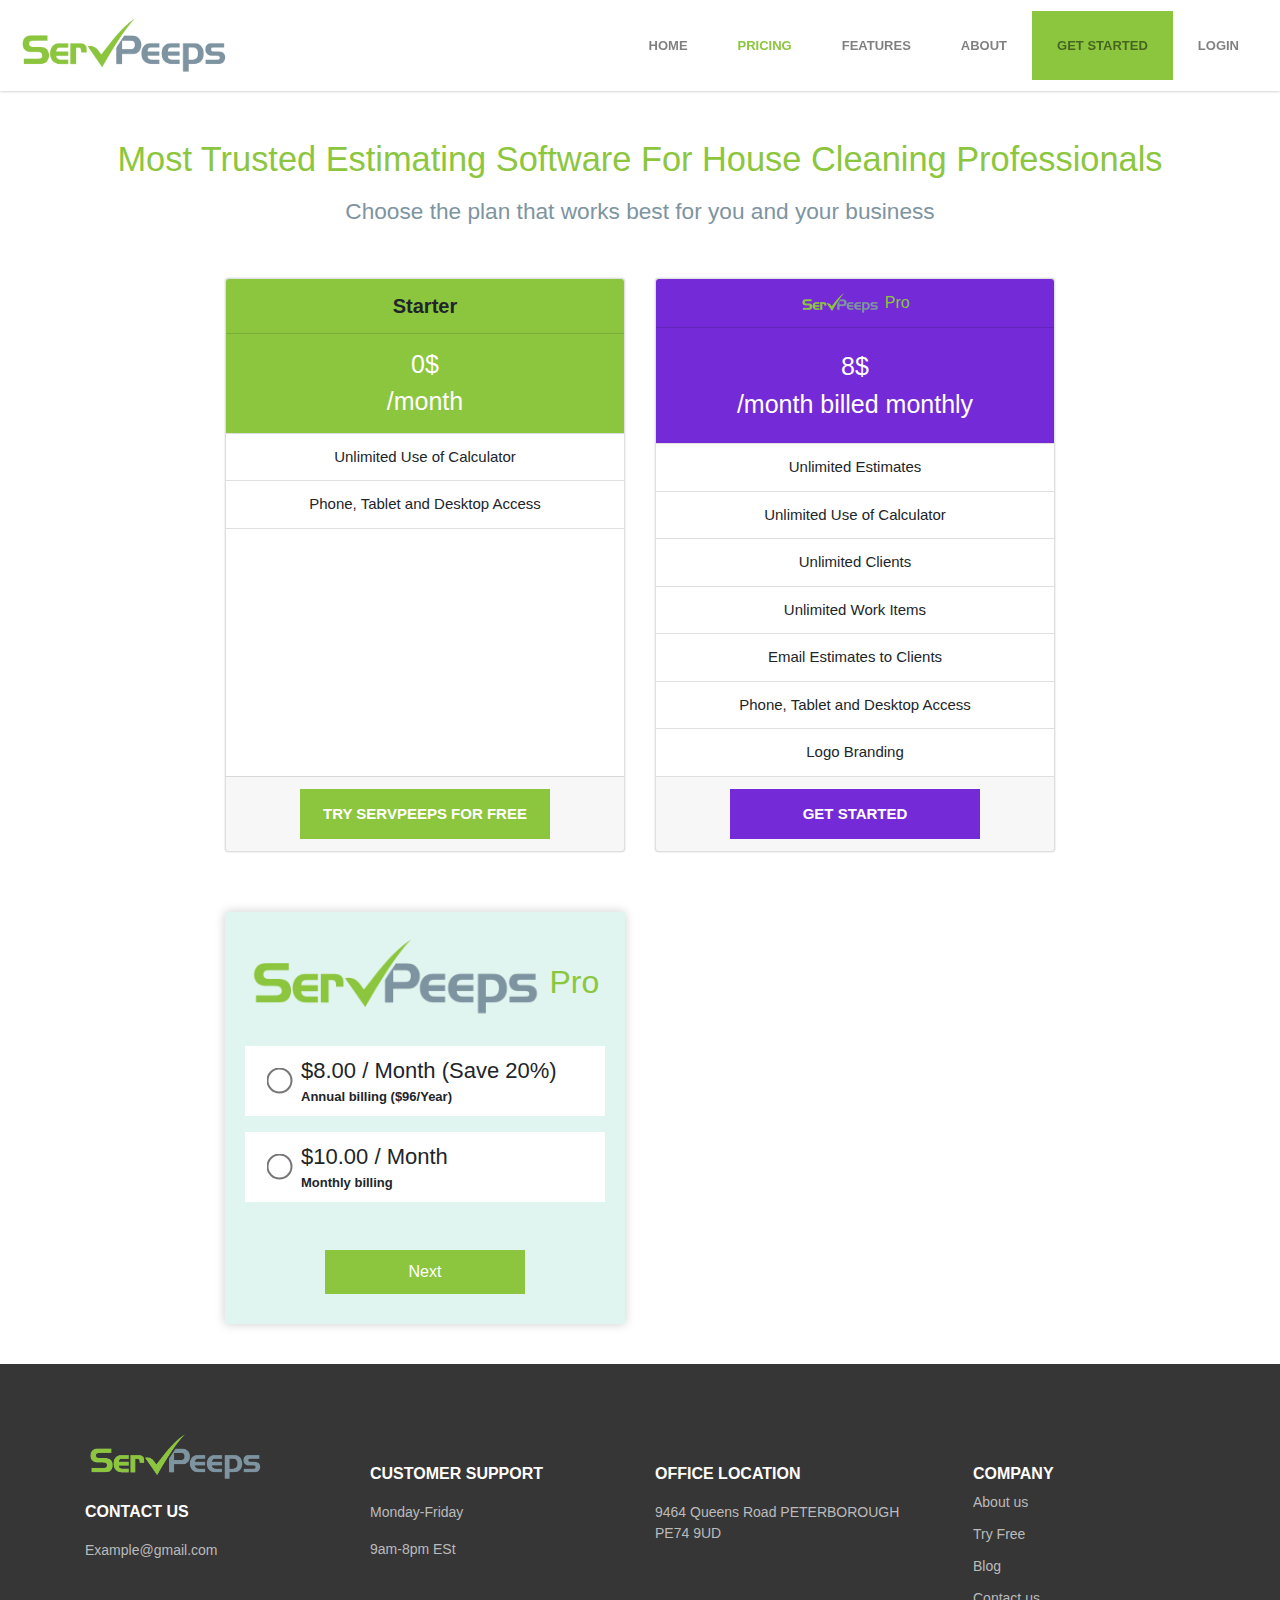
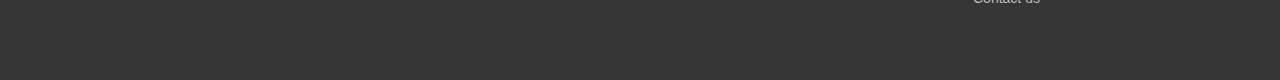
<file: ServePeeps/pricing.html>
<!doctype html>
<html lang="en">

<head>
    <title>ServPeeps</title>
    <!-- Required meta tags -->
    <meta charset="utf-8">
    <meta name="viewport" content="width=device-width, initial-scale=1, shrink-to-fit=no">
    <!--favicon-->
    <link rel="shortcut icon" type="image/png" href="images/logo.png">
    <!-- Bootstrap CSS -->
    <link rel="stylesheet" href="https://stackpath.bootstrapcdn.com/bootstrap/4.3.1/css/bootstrap.min.css"
        integrity="sha384-ggOyR0iXCbMQv3Xipma34MD+dH/1fQ784/j6cY/iJTQUOhcWr7x9JvoRxT2MZw1T" crossorigin="anonymous">
    <!--Stylesheet-->
    <link rel="stylesheet" href="css/style.css">
    <!--Font Awesome-->
    <link rel="stylesheet" href="https://maxcdn.bootstrapcdn.com/font-awesome/4.7.0/css/font-awesome.min.css">
</head>


<body style="padding-top: 70px;">
    <style>
        * {
            font-family: "open sans", sans-serif !important;
        }
    </style>
    <nav class="navbar navbar-expand-lg navbar-light bg-light fixed-top">
        <a class="navbar-brand" href="#">
            <img src="images/logo.png" class="img-fluid" style="width: 215px;" alt="">
        </a>
        <button class="navbar-toggler" type="button" data-toggle="collapse" data-target="#mainNavbar"
            aria-controls="navbarTogglerDemo01" aria-expanded="false" aria-label="Toggle navigation">
            <span class="navbar-toggler-icon"></span>
        </button>
        <div class="collapse navbar-collapse" id="mainNavbar">

            <ul class="navbar-nav ml-auto mt-2 mt-lg-0">
                <li class="nav-item ">
                    <a class="nav-link" href="home.html">HOME <span class="sr-only">(current)</span></a>
                </li>
                <li class="nav-item active">
                    <a class="nav-link" href="#">PRICING</a>
                </li>
                <li class="nav-item">
                    <a class="nav-link" href="features.html">FEATURES</a>
                </li>
                <li class="nav-item">
                    <a class="nav-link" href="about.html">ABOUT</a>
                </li>
                <li class="nav-item">
                    <a class="nav-link get-started-btn" href="#">GET STARTED</a>
                </li>

                <li class="nav-item">
                    <a class="nav-link" href="login.html">LOGIN</a>
                </li>
            </ul>
        </div>
    </nav>
    <div class="container">
        <div class="row">
            <span class="text-center pricing-heading">Most Trusted Estimating Software For House Cleaning Professionals
            </span>
            <span class="pricing-subheading"> Choose the plan that works best for you and your business</span>

            <div class="card-deck" style="margin: 50px auto;">
                <div class="card basic-price" style="width: 25rem;">
                    <div class="card-header text-center">
                        <span class="basic-price-heading">
                            Starter

                        </span>
                    </div>

                    <ul class="list-group list-group-flush text-center">
                        <li class="list-group-item starter-price"><span>0$</span>
                            <br>
                            <span>/month</span></li>
                        <li class="list-group-item lead">Unlimited Use of Calculator</li>
                        <li class="list-group-item lead">Phone, Tablet and Desktop Access</li>
                    </ul>
                    <div class="card-footer basic-price-footer">
                        <button> Try ServPeeps For Free </button>
                    </div>
                </div>


                <div class="card popular-price-table" style="width: 25rem;">
                    <div class=" card-header text-center">
                        <img src="images/logo.png" style="width: 80px;" alt="">
                        <span style="color: #8cc63e;">Pro</span>
                    </div>
                    <ul class="list-group list-group-flush text-center">
                        <li class="list-group-item popular-price"><span>8$</span>
                            <br>
                            <span>/month billed monthly</span>
                        </li>
                        <li class="list-group-item">Unlimited Estimates</li>
                        <li class="list-group-item">Unlimited Use of Calculator</li>
                        <li class="list-group-item">Unlimited Clients</li>
                        <li class="list-group-item">Unlimited Work Items</li>
                        <li class="list-group-item">Email Estimates to Clients</li>
                        <li class="list-group-item">Phone, Tablet and Desktop Access</li>
                        <li class="list-group-item">Logo Branding</li>
                    </ul>
                    <div class="card-footer popular-price-footer">
                        <button> Get Started </button>
                    </div>
                </div>
            </div>
        </div>
    </div>

    </div>
    <div class="container">
        <div class="row">
            <div class="col-lg-6 col-md-12 col-sm-12 col-12">
                <div class="bill-plan ">
                    <div class="bill-plan-form float-right ml-5">
                        <img src="images/logo.png" class="mb-4" style="max-width:300px ;" alt="">
                        <span style="color: #8cc63e;font-size: xx-large;">Pro</span>


                        <div class="bill-form">
                            <form action="">
                                <div class="form-check mb-3 py-2 pl-5">
                                    <input class="form-check-input" type="radio" name="payment" id="yearly"
                                        value="option1">
                                    <label class="form-check-label pl-2" for="">
                                        $8.00 / Month (Save 20%) <br>
                                        <small class="d-block w-100 text-left font-weight-bold"
                                            style="font-size: 13px;">Annual billing
                                            ($96/Year)</small>
                                    </label>
                                </div>
                                <div class="form-check py-2 pl-5">
                                    <input class="form-check-input" type="radio" name="payment" id="monthly"
                                        value="option2">
                                    <label class="form-check-label pl-2 " for="">
                                        $10.00 / Month <br>
                                        <small class="d-block w-100 text-left font-weight-bold"
                                            style="font-size: 13px;">Monthly
                                            billing</small>
                                    </label>
                                </div>
                                <div class="btn-choose-payment">
                                    <button class="mt-5" id="pay"
                                        onclick="showPaymentForm();return false; ">Next</button>
                                </div>
                            </form>
                        </div>
                    </div>
                </div>
            </div>
            <div class="col-lg-6 col-md-12 col-sm-12 col-12">
                <div class="payment-form" id="payment_form">
                    <p class="font-weight-bold pl-3 pt-2">Enter Your payment information</p>
                    <ul class="list-inline pl-3">
                        <li class="list-inline-item"><img src="images/visa.png" style="width: 50px;" alt=""></li>
                        <li class="list-inline-item"><img src="images/mastercard.png" style="width: 60px;" alt=""></li>
                        <li class="list-inline-item"><img src="images/discover.png" style="width:55px;" alt=""></li>
                        <li class="list-inline-item"><img src="images/amex.png" style="width: 70px;" alt=""></li>
                    </ul>
                    <form action="">

                        <div class="name-field">
                            <input type="text" placeholder="Name"><br>
                        </div>
                        <div class="email-field">
                            <input type="email" name="email" id="" placeholder="Email">
                            <br>
                        </div>
                        <div class="card-number-field">
                            <input type="text" name="card number" id="" placeholder="Card Number">
                        </div>
                        <div class="btn-payment">
                            <button class=" mt-5">Pay $96 USD/Year</button>
                        </div>
                    </form>
                </div>
            </div>
        </div>
    </div>
    <footer>
        <div class="container">
            <div class="row">
                <div class="col-lg-3 col-md-6 col-sm-6 col-12">
                    <div class="slogan">
                        <img src="images/logo.png" style="width:180px;" class="img-fluid mt-3" alt="">
                    </div>
                    <div class="contacts">
                        <span class="d-block w-100 contact-heading py-3">Contact US</span>
                        <span class="d-block w-100 contact-text">Example@gmail.com</span>
                    </div>
                </div>
                <div class="col-lg-3 col-md-6 col-sm-6 col-12 pt-5">
                    <span class="d-block w-100 footer-heading">Customer Support</span>
                    <ul class="list-unstyled customer-support ">
                        <li class="py-3">Monday-Friday</li>
                        <li>9am-8pm ESt</li>
                    </ul>
                </div>
                <div class="col-lg-3 col-md-6 col-sm-6 col-12 pt-5">
                    <span class="d-block w-100 footer-heading">Office Location</span>
                    <div class="address">
                        <span class=" d-block w-100 contact-text py-3">
                            9464 Queens Road
                            PETERBOROUGH
                            PE74 9UD
                        </span>
                    </div>
                </div>
                <div class="col-lg-3 col-md-6 col-sm-6 col-12 pt-5 pl-5">
                    <span class="d-block w-100 footer-heading">Company</span>
                    <ul class="list-unstyled about-company-links">
                        <li class="py-1"><a href="javaScript:;">About us</a></li>
                        <li class="py-1"><a href="javaScript:;">Try Free</a></li>
                        <li class="py-1"><a href="javaScript:;">Blog</a></li>
                        <li class="py-1"><a href="javaScript:;">Contact us</a></li>
                    </ul>
                </div>
            </div>
        </div>
    </footer>
    <!-- Optional JavaScript -->
    <!-- jQuery first, then Popper.js, then Bootstrap JS -->
    <script src="https://code.jquery.com/jquery-3.3.1.slim.min.js"
        integrity="sha384-q8i/X+965DzO0rT7abK41JStQIAqVgRVzpbzo5smXKp4YfRvH+8abtTE1Pi6jizo"
        crossorigin="anonymous"></script>
    <script src="https://cdnjs.cloudflare.com/ajax/libs/popper.js/1.14.7/umd/popper.min.js"
        integrity="sha384-UO2eT0CpHqdSJQ6hJty5KVphtPhzWj9WO1clHTMGa3JDZwrnQq4sF86dIHNDz0W1"
        crossorigin="anonymous"></script>
    <script src="https://stackpath.bootstrapcdn.com/bootstrap/4.3.1/js/bootstrap.min.js"
        integrity="sha384-JjSmVgyd0p3pXB1rRibZUAYoIIy6OrQ6VrjIEaFf/nJGzIxFDsf4x0xIM+B07jRM"
        crossorigin="anonymous"></script>
    <script src="js/app.js"></script>
</body>

</html>
</file>
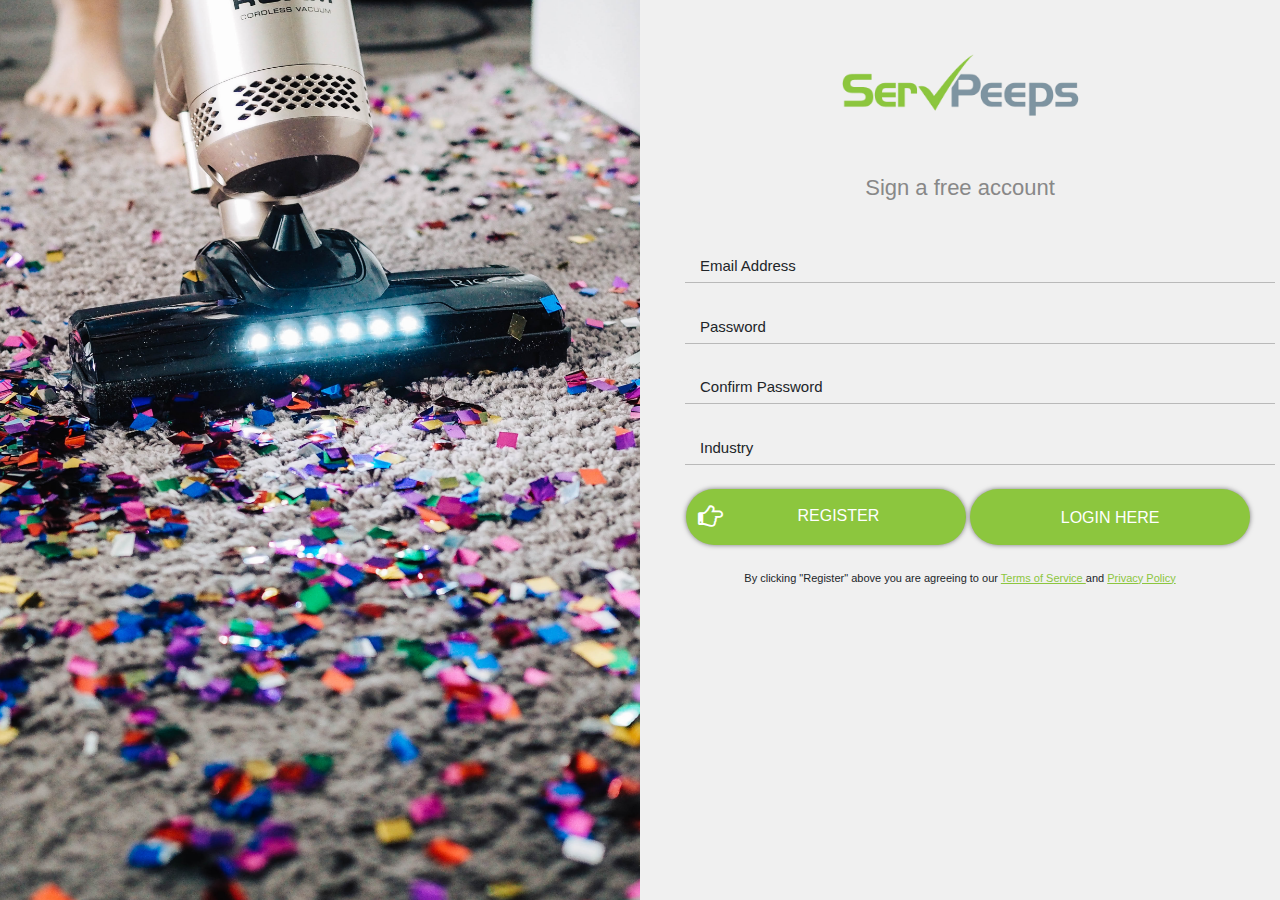
<file: ServePeeps/signup.html>
<!doctype html>
<html lang="en">

<head>
    <title>ServPeeps</title>
    <!-- Required meta tags -->
    <meta charset="utf-8">
    <meta name="viewport" content="width=device-width, initial-scale=1, shrink-to-fit=no">
    <!--favicon-->
    <link rel="shortcut icon" type="image/png" href="images/logo.png">
    <!-- Bootstrap CSS -->
    <link rel="stylesheet" href="https://stackpath.bootstrapcdn.com/bootstrap/4.3.1/css/bootstrap.min.css"
        integrity="sha384-ggOyR0iXCbMQv3Xipma34MD+dH/1fQ784/j6cY/iJTQUOhcWr7x9JvoRxT2MZw1T" crossorigin="anonymous">
    <!--Stylesheet-->
    <link rel="stylesheet" href="css/style.css">
    <!--Font Awesome-->
    <link rel="stylesheet" href="https://maxcdn.bootstrapcdn.com/font-awesome/4.7.0/css/font-awesome.min.css">
</head>

<body>
    <div class="container-fluid">
        <div class="row">
            <div class="col-lg-6 p-0 m-0">
                <div class="signup-wrapper">

                    <div class="image-box">


                    </div>
                </div>
            </div>
            <div class="col-lg-6 col-md-12 col-sm-12 col-12 p-0 m-0">
                <div class="signup-form-side">
                    <div class="logo text-center py-5">
                        <img src="images/logo.png" style="width: 250px;" alt="">
                    </div>
                    <p class="text-center head-text">Sign a free account </p>
                    <div class="signup-form-container">
                        <form action="" method="">

                            <div class="input-field">
                                <input type="email" class="inputText pb-3 pl-3" required />
                                <span class="floating-label">Email Address</span>
                            </div>
                            <br>
                            <div class="input-field">
                                <input type="password" class="inputText pb-3 pl-3" required />
                                <span class="floating-label">Password</span>
                            </div>
                            <br>
                            <div class="input-field">
                                <input type="password" class="inputText pb-3 pl-3" required />
                                <span class="floating-label">Confirm Password</span>
                            </div>
                            <br>
                            <div class="input-field">
                                <input type="text" class="inputText pb-3 pl-3" required />
                                <span class="floating-label">Industry</span>
                            </div>
                            <div class="submit-button mt-4 ml-3">
                                <button class="btn btn-success text-uppercase">Register
                                    <i class="fa fa-hand-o-right float-left" style="font-size: 25px;"></i>
                                </button>
                                <a href="login.html" class="text-uppercase btn btn-success">
                                    Login here
                                </a>
                            </div>

                        </form>

                    </div>
                    <div class="divider"></div>
                    <p class="help-text">By clicking "Register" above you are agreeing to our <a href="javaScript:;"
                            class="tas">Terms of
                            Service </a> and
                        <a href="javaScript:;" class="pp"> Privacy Policy</a></p>
                    <!-- <p class="text-center create-account-link py-4">Already have an account? <a href="login.html">Sign
                            in</a>
                    </p> -->
                </div>
            </div>
        </div>
    </div>
    </div>
    <!-- Optional JavaScript -->
    <!-- jQuery first, then Popper.js, then Bootstrap JS -->
    <script src="https://code.jquery.com/jquery-3.3.1.slim.min.js"
        integrity="sha384-q8i/X+965DzO0rT7abK41JStQIAqVgRVzpbzo5smXKp4YfRvH+8abtTE1Pi6jizo"
        crossorigin="anonymous"></script>
    <script src="https://cdnjs.cloudflare.com/ajax/libs/popper.js/1.14.7/umd/popper.min.js"
        integrity="sha384-UO2eT0CpHqdSJQ6hJty5KVphtPhzWj9WO1clHTMGa3JDZwrnQq4sF86dIHNDz0W1"
        crossorigin="anonymous"></script>
    <script src="https://stackpath.bootstrapcdn.com/bootstrap/4.3.1/js/bootstrap.min.js"
        integrity="sha384-JjSmVgyd0p3pXB1rRibZUAYoIIy6OrQ6VrjIEaFf/nJGzIxFDsf4x0xIM+B07jRM"
        crossorigin="anonymous"></script>
</body>

</html>
</file>
<file: Grow/assets/css/style.css>
@import url("https://fonts.googleapis.com/css2?family=Muli:wght@400;500;700&display=swap");
@import url("https://fonts.googleapis.com/css2?family=Raleway&display=swap");
body {
  padding: 0;
  margin: 0;
  -webkit-box-sizing: border-box;
          box-sizing: border-box;
  background-size: cover;
  font-family: "Gotham", sans-serif;
}

html,
body {
  height: 100%;
  width: 100%;
  font-family: "muli", sans-serif;
}

span {
  background-color: #66ffcc;
  font-size: 14px;
  padding: 0.4rem 1rem;
  margin: 0 0 2.5rem 0;
}

button {
  background-color: #e28;
  color: #fff;
  padding: 0.5rem 2rem;
  border: none;
  border-radius: 25px;
  margin-top: 1rem;
}

a {
  color: #e28;
  padding: 0.2rem 0.5rem;
}

a:hover {
  color: #e28;
}

._title {
  font-weight: 300;
  text-align: center;
  padding: 1rem 0;
}

.wrapper {
  height: 100vh;
  display: -webkit-box;
  display: -ms-flexbox;
  display: flex;
  -webkit-box-pack: center;
      -ms-flex-pack: center;
          justify-content: center;
  -webkit-box-align: center;
      -ms-flex-align: center;
          align-items: center;
  max-width: 100%;
}

.form-wrapper {
  max-width: 470px;
  margin: 0rem auto;
  background-color: #f6f5f6;
}

.form-wrapper form {
  -webkit-box-shadow: 0px 0px 10px rgba(0, 0, 0, 0.3);
          box-shadow: 0px 0px 10px rgba(0, 0, 0, 0.3);
  padding: 25px;
}

.form-wrapper .field input {
  max-width: 470px;
  width: 100%;
  margin-bottom: 0.5rem;
  min-height: 37px;
  border: 0.5px solid #f0f0f0;
  padding: 0 1rem;
  border-radius: 2px;
}

.btn-box {
  display: -webkit-box;
  display: -ms-flexbox;
  display: flex;
  margin: 0;
  -webkit-box-align: center;
      -ms-flex-align: center;
          align-items: center;
  padding: 0;
  -webkit-box-pack: baseline;
      -ms-flex-pack: baseline;
          justify-content: baseline;
}

.btn button {
  background: #e28;
  color: #fff;
  border: none;
  margin-top: 20px;
  margin-left: -10px;
  padding: 0.6rem 3.5rem;
  text-transform: capitalize;
  text-decoration: none;
  outline: none;
  font-weight: 500;
  /* box-shadow: 0 1px 3px rgba(0, 0, 0, 0.12), 0 1px 2px rgba(0, 0, 0, 0.24); */
  -webkit-transition: all 0.3s cubic-bezier(0.25, 0.8, 0.25, 1);
  transition: all 0.3s cubic-bezier(0.25, 0.8, 0.25, 1);
}

.forgot_pswd {
  margin-left: 6rem;
}

.forgot_pswd a {
  font-size: 11px;
}

.forgot_pswd a:hover {
  text-decoration: none;
}

.btn.btn-new {
  background: #fff;
  color: #000;
}

.forgot_pswd {
  /* float: right; */
  font-size: 13px;
  margin-top: 0;
}

.forgot_pswd:hover {
  text-decoration: none;
}

.form-wrapper label {
  font-size: 11px;
  font-weight: 500;
}

.breakpoint {
  margin-top: 2rem;
  text-align: center;
}

.breakpoint p {
  width: 20%;
  border-bottom: 1px solid #959595;
  line-height: 0.1em;
  margin: 10px auto;
}

.breakpoint p span {
  background: #fff;
  padding: 0 10px;
}

/*-----------Navbnar Style----------*/
#navbar {
  background-color: #fff !important;
  -webkit-box-shadow: 0px 5px 5px rgba(0, 0, 0, 0.2);
          box-shadow: 0px 5px 5px rgba(0, 0, 0, 0.2);
}

#navbar .navbar-nav .nav-item {
  padding: 0rem 0.9rem;
  font-size: 0.9em;
  font-weight: 500 !important;
}

#navbar .navbar-nav .nav-item a.btn {
  background-color: #e28 !important;
  color: #fff !important;
  padding: 0.5rem 1rem;
}

#navbar .navbar-nav .nav-item .nav-link:hover {
  color: #66ffcc;
}

#navbar .navbar-nav .nav-item.active {
  color: #66ffcc !important;
}

@media screen and (max-width: 992px) {
  #navbar .navbar-nav .nav-item .nav-link {
    padding-left: 2rem !important;
  }
  #navbar .navbar-nav .nav-item .nav-link:hover {
    background-color: #66ffcc !important;
    color: #fff !important;
  }
}

.intro {
  min-height: 100vh;
  background-image: linear-gradient(145deg, #f8f8f8, #f0f0f0);
  display: -webkit-box;
  display: -ms-flexbox;
  display: flex;
  -webkit-box-align: center;
      -ms-flex-align: center;
          align-items: center;
  -webkit-box-pack: center;
      -ms-flex-pack: center;
          justify-content: center;
  -ms-flex-wrap: wrap;
      flex-wrap: wrap;
}

.intro > div {
  margin: 50px;
}

.intro .intro-data {
  max-width: 600px;
}

.intro .intro-image {
  max-width: 400px;
}

.intro h1 {
  font-size: 3em;
  font-weight: 700;
  text-align: center;
}

.intro p {
  font-size: 1.2em;
  text-align: center;
}

.intro button.btn-trail {
  background-color: #e28;
  color: #fff;
  border: none;
  border-radius: 20px;
  padding: 0.5rem 1.5rem;
  -webkit-box-align: center;
      -ms-flex-align: center;
          align-items: center;
}

.intro .clients {
  display: -webkit-box;
  display: -ms-flexbox;
  display: flex;
  -webkit-box-align: center;
      -ms-flex-align: center;
          align-items: center;
  -webkit-box-pack: center;
      -ms-flex-pack: center;
          justify-content: center;
  -ms-flex-wrap: wrap;
      flex-wrap: wrap;
}

.clients > div {
  margin: 25px;
}

section div#bis {
  display: -webkit-box;
  display: -ms-flexbox;
  display: flex;
  -ms-flex-wrap: wrap;
      flex-wrap: wrap;
  -webkit-box-align: center;
      -ms-flex-align: center;
          align-items: center;
  -webkit-box-pack: center;
      -ms-flex-pack: center;
          justify-content: center;
}

section div#bis .bis-image {
  max-width: 600px;
  margin: 1rem 2rem;
}

section#bis h1.bis-heading {
  font-size: 3em;
  font-weight: bold;
  padding: 5rem 0rem;
}

main section.warehouse {
  display: -webkit-box;
  display: -ms-flexbox;
  display: flex;
  -webkit-box-align: center;
      -ms-flex-align: center;
          align-items: center;
  -webkit-box-pack: center;
      -ms-flex-pack: center;
          justify-content: center;
  -ms-flex-wrap: wrap;
      flex-wrap: wrap;
}

main section.warehouse > div.data-warehouse {
  max-width: 500px;
  margin: 1rem 3rem;
}

main section.warehouse > div.warehouse-image {
  max-width: 600px;
  margin: 1rem 2.5rem;
}

main section.metrics {
  display: -webkit-box;
  display: -ms-flexbox;
  display: flex;
  -webkit-box-orient: horizontal;
  -webkit-box-direction: normal;
      -ms-flex-flow: wrap row;
          flex-flow: wrap row;
  -webkit-box-align: center;
      -ms-flex-align: center;
          align-items: center;
  -webkit-box-pack: center;
      -ms-flex-pack: center;
          justify-content: center;
}

main section.metrics .metric-image {
  max-width: 600px;
  margin: 1rem 2.5rem;
}

main section.metrics .metric-data {
  max-width: 500px;
  margin: 1rem 3rem;
}

main section.share {
  display: -webkit-box;
  display: -ms-flexbox;
  display: flex;
  -webkit-box-align: center;
      -ms-flex-align: center;
          align-items: center;
  -webkit-box-pack: center;
      -ms-flex-pack: center;
          justify-content: center;
  -ms-flex-wrap: wrap;
      flex-wrap: wrap;
}

main section.share > div.share-data {
  max-width: 500px;
  margin: 1rem 3rem;
}

main section.share > div.share-image {
  max-width: 600px;
  margin: 1rem 2.5rem;
}

main section#built {
  background-image: linear-gradient(135deg, #f8f8f8, #f0f0f0);
  padding: 5rem 0rem;
}

main section#built h1 {
  font-size: 3.5em;
  padding: 4rem 0rem;
  font-weight: 500;
}

main div.built {
  display: -webkit-box;
  display: -ms-flexbox;
  display: flex;
  -webkit-box-align: center;
      -ms-flex-align: center;
          align-items: center;
  -webkit-box-pack: center;
      -ms-flex-pack: center;
          justify-content: center;
  -ms-flex-wrap: wrap;
      flex-wrap: wrap;
}

div.built > div.box {
  background-color: #fff;
  width: 300px;
  height: 300px;
  vertical-align: middle;
  margin: 20px 50px;
  text-align: center;
  -webkit-box-shadow: 0px 3px 10px rgba(0, 0, 0, 0.2);
          box-shadow: 0px 3px 10px rgba(0, 0, 0, 0.2);
  cursor: pointer;
}

div.built > div.box .box-content {
  -webkit-transform: translateY(50%);
          transform: translateY(50%);
}

div.built > div.box .box-content p {
  visibility: hidden;
}

div.built > div.box:hover > .box-content p {
  visibility: visible;
  -webkit-transition: 1.5s;
  transition: 1.5s;
}

main section div.stb {
  padding: 50px;
  display: -webkit-box;
  display: -ms-flexbox;
  display: flex;
  -ms-flex-wrap: wrap;
      flex-wrap: wrap;
  -webkit-box-align: center;
      -ms-flex-align: center;
          align-items: center;
  -webkit-box-pack: center;
      -ms-flex-pack: center;
          justify-content: center;
  -ms-flex-line-pack: baseline;
      align-content: baseline;
}

main section div.stb > div {
  margin: 1rem 1.5rem;
  -webkit-box-shadow: 2px 4px 10px rgba(0, 0, 0, 0.2);
          box-shadow: 2px 4px 10px rgba(0, 0, 0, 0.2);
}

main section div.stb .card .card-text {
  font-size: 15px;
}

main section.features {
  padding: 1rem;
  background-image: linear-gradient(135deg, #6fc, #1eb);
}

main section.features .fcontainer {
  background-color: #333;
  margin: 10px;
  padding: 5rem;
}

.carousel-indicators {
  bottom: -50px;
}

main section.features .fcontainer .slider {
  display: -webkit-box;
  display: -ms-flexbox;
  display: flex;
  -ms-flex-wrap: wrap;
      flex-wrap: wrap;
  -webkit-box-pack: center;
      -ms-flex-pack: center;
          justify-content: center;
  -webkit-box-align: center;
      -ms-flex-align: center;
          align-items: center;
}

main section.features .fcontainer .slider span {
  color: #fff !important;
}

.slider .slider-data {
  padding: 4rem 0rem;
  max-width: 600px;
  color: #fff;
  font-size: 18px;
}

.slider-image {
  max-width: 600px;
}

main section.contact {
  display: -webkit-box;
  display: -ms-flexbox;
  display: flex;
  -webkit-box-pack: center;
      -ms-flex-pack: center;
          justify-content: center;
  -webkit-box-align: center;
      -ms-flex-align: center;
          align-items: center;
  -ms-flex-wrap: wrap;
      flex-wrap: wrap;
  background-image: linear-gradient(135deg, #6fc, #1eb);
  padding: 5rem 0rem 2rem 0rem;
}

main section.contact .form-data {
  max-width: 500px;
  margin: 0rem 4rem;
}

main section.contact .contact-form {
  max-width: 600px;
  margin: 0rem 4rem;
}

.contact-form-wrapper {
  max-width: 600px;
  margin: 0rem auto;
  background-color: #f6f5f6;
}

.contact-form-wrapper form {
  -webkit-box-shadow: 0px 0px 10px rgba(0, 0, 0, 0.3);
          box-shadow: 0px 0px 10px rgba(0, 0, 0, 0.3);
  padding: 25px;
}

.contact-form-wrapper .field input {
  width: 100%;
  max-width: 600px;
  margin-bottom: 0.5rem;
  min-height: 37px;
  border: 0.5px solid #f0f0f0;
  padding: 0 1rem;
  border-radius: 2px;
}

footer {
  background-image: -webkit-gradient(linear, left top, left bottom, from(#222), to(#333));
  background-image: linear-gradient(180deg, #222, #333);
  padding: 3rem 1rem;
}

footer ul li:first-child {
  font-size: 22px;
  padding-bottom: 20px;
}

footer ul li {
  margin-bottom: 0.5rem;
}

footer ul li a {
  color: #fff;
}

footer ul li a:hover {
  color: #6fc;
}

/*-----------------Pricing-------------------*/
header.pricing {
  background-color: #66ffcc;
  padding: 3rem 0rem;
}

.pricing-table {
  display: -webkit-box;
  display: -ms-flexbox;
  display: flex;
  -ms-flex-wrap: wrap;
      flex-wrap: wrap;
  -webkit-box-pack: center;
      -ms-flex-pack: center;
          justify-content: center;
  -webkit-box-align: center;
      -ms-flex-align: center;
          align-items: center;
}

.pricing-table > div {
  max-width: 450px;
  margin: 10px;
}

.pricing-table .card label {
  position: absolute;
  color: #000;
  top: 48%;
  left: 0px;
  font-size: 16px;
}

.pricing-table .professional .card label {
  position: absolute;
  color: #000;
  top: 52%;
  left: 0px;
  font-size: 16px;
}

.card {
  font-family: "Gotham", sans-serif;
}

.card span {
  background-color: transparent;
}

.card span.basic-price {
  font-size: 4em;
  font-weight: 500;
}

.card p {
  font-weight: 600;
}

.card .dollar-sign {
  font-size: 1em;
  font-weight: bold;
  position: absolute;
  top: 33%;
  left: 0;
}

.card .start-text {
  font-size: 16px;
  font-weight: 400;
  position: absolute;
  left: 0;
  top: 33%;
}

.enterprise .card .start-text {
  font-size: 16px;
  font-weight: 400;
  position: absolute;
  left: 0;
  top: 28%;
}

.professional .card .dollar-sign {
  font-size: 1em;
  font-weight: bold;
  position: absolute;
  top: 38%;
  left: 0;
}

.card-title {
  font-weight: 500;
  font-size: 2em;
}

.basic .card .basic-term {
  background-color: #333;
  padding: 2rem;
}

.basic .card .basic-term h4 {
  color: #959595;
  font-size: 13px;
  font-weight: 600;
  padding: 0;
  margin: 0;
}

.basic .card .basic-term p {
  color: #fff;
  font-size: 16px;
  font-weight: 400;
}

.professional .card .professional-term {
  background-color: #333;
  padding: 2rem;
}

.professional .card .professional-term h4 {
  color: #959595;
  font-size: 12px;
  font-weight: 600;
  padding: 0;
  margin: 0;
}

.professional .card .professional-term p {
  color: #fff;
  font-size: 16px;
  font-weight: 400;
}

.enterprise .card {
  background-color: rgba(231, 231, 231, 0.4);
}

.enterprise .card .enterprise-term {
  background-color: #333;
  padding: 2rem;
}

.enterprise .card .enterprise-term h4 {
  color: #959595;
  font-size: 12px;
  font-weight: 600;
  padding: 0;
  margin: 0;
}

.enterprise .card .enterprise-term p {
  color: #fff;
  font-size: 16px;
  font-weight: 400;
}

.upgrade-prices {
  display: -webkit-box;
  display: -ms-flexbox;
  display: flex;
  -ms-flex-wrap: wrap;
      flex-wrap: wrap;
  -webkit-box-align: center;
      -ms-flex-align: center;
          align-items: center;
  -webkit-box-pack: center;
      -ms-flex-pack: center;
          justify-content: center;
}

.upgrade-prices .card-title {
  font-weight: 500;
  font-size: 2em;
}

.upgrade-prices > div {
  margin: 1rem;
}

.upgrade-prices p.card-text {
  font-size: 13px;
  font-weight: 500;
  padding-top: 1.5rem;
}

.upgrade-prices .card label {
  position: absolute;
  font-size: 1em;
  color: #000;
  top: 62%;
  left: 30px;
  font-size: 16px;
}

.card .price {
  font-weight: 500;
}

.upgrade-prices .card .card-body {
  background-color: rgba(231, 231, 231, 0.4);
}

table tr td i.fa-circle,
table tr td i.fa-circle-o {
  color: #66ffcc;
}

table td {
  font-weight: 600;
}
/*# sourceMappingURL=style.css.map */
</file>
<file: Login_PSD/style.css>
* {
  padding: 0;
  margin: 0;
  box-sizing: border-box;
  font-family: "open sans", sans-serif;
}
.outer-container {
  background: linear-gradient(to bottom, #f5bc42, #914d75);
  width: 100%;
  height: 100%;
  /* position: fixed; */
}
.form-side {
  margin: 50% 0 0 0;
  border-right: 1px solid #fff;
  /* height: 100%; */
}
.login-heading {
  color: #fff;
  padding-bottom: 20px;
}

.form-side input[type="email"],
input[type="password"] {
  outline: 0;
  border: none;
  max-width: 100%;
  width: 400px;
  margin: 10px 0;
  min-height: 40px;
  padding-left: 10px;
}
.form-side input[type="checkbox"] {
  outline: 0;
  border: none;
  margin-top: 30px;
}
label {
  color: #fff;
}
.form-side .login-btn {
  border: none;
  outline: 0;
  background-color: #fec63e;
  /* padding: 10px 20px; */
  max-width: 100%;
  width: 400px;
  color: #fff;
  font-size: 22px;
  text-align: center;
  padding: 5px;
  font-weight: 500;
  margin-top: 30px;
}
.other-links {
  margin: 50% 0 0 0;
  text-align: center;
}
.other-links .info-account {
  max-width: 400px;
  margin: 0px auto;
}
.other-links .info-account p {
  font-size: 17px;
  text-align-last: center;
  padding-bottom: 20px;
}
.other-links .create-account-btn {
  border: none;
  outline: 0;
  background-color: #752d83;
  max-width: 100%;
  width: 400px;
  color: #fff;
  font-size: 20px;
  text-align: center;
  padding: 6px;
  font-weight: 500;
}
.other-links .facebook-btn {
  border: none;
  outline: 0;
  background-color: #3b5998;
  max-width: 100%;
  width: 400px;
  color: #fff;
  font-size: 18px;
  text-align: center;
  padding: 8px;
  font-weight: 500;
  /* margin: 10px 0px; */
}
.other-links .twitter-btn {
  border: none;
  outline: 0;
  background-color: #00acee;
  max-width: 100%;
  width: 400px;
  color: #fff;
  font-size: 18px;
  text-align: center;
  padding: 8px;
  font-weight: 500;
  margin: 15px 0px;
}
.forgot-password {
  display: flex;
  max-width: 100%;
  height: 90px;
  background-color: #f3f3f3;
  text-align: center;
  margin-top: 4.8%;
  align-items: center;
  justify-content: center;
}

.forgot-password a {
  text-decoration: underline;
}
@media screen and (max-width: 992px) {
  .form-side {
    border: none;
  }
}
@media screen and (max-width: 768px) {
  .form-side {
    margin: 30px;
  }
  .other-links {
    margin: 30px;
  }
}
</file>
<file: ServePeeps/css/style.css>
*
{
    padding: 0;
    margin: 0;
    box-sizing: border-box;
    /* font-family: "open sans",sans-serif; */
}
/*--------------------Login Page---------------------*/
.login-wrapper
{
    width: 100%;
    height: 100vh;
    display: flex;
    flex: 1 1 100%;
    align-items: stretch;
}

.image-box
{
    width: 60%;
    flex: 1 0 auto;
    background-image: url("../images/features.jpg");
    background-size: cover;
    min-height: 650px;
    background-position: 50% 50%;
    background-repeat: no-repeat;
    position: relative;
    
}
.backbtn
{
    position: absolute;
    z-index: 1000;
    top: 50%;
    left: 33%;
}
.backbtn a.home-btn
{
    height: 56px;
    text-align: center;
    line-height: 45px;
    border: none;
    font-size: 19px;
    width:280px;
    font-size: 16px;
    border-radius: 50px;
    background-color:#8cc63e;
    color: #fff;
    /* border: 1px solid #fff; */
    box-shadow: 0px 0px 5px rgba(0,0,0,0.5);
}

.logo
{

}
.head-text
{
    font-size: 22px;
    font-family: "Roboto",sans-serif;
    color: #888888;
}
.login-form-side
{
    /* width: 100%; */
    height: 100vh;
    background-color: rgba(238, 238, 238, 0.87);
    /* margin: 50px auto; */
}
.form-container
{
    font-family: "Roboto",sans-serif;
    font-size: 15px;
    /* background-color: #fff; */
    /* border-radius: 5px; */
    /* box-shadow: 0 2px 5px 0 rgba(0,0,0,.16), 0 2px 10px 0 rgba(0,0,0,.12); */
    max-width: 700px;
    padding: 25px;
    margin: 0px auto;
}
/* .control-label
{
    font-size: 15px;
    font-weight: bold;
} */
/* .form-container input[type="email"],.form-container input[type="password"] {
    width: 250px;
    outline: 0 ; 
    border-width: 0 0 0.1px ;
    border-color: #000000 ;
    background: transparent ;
    margin: 0px 20px;
  } */
  input:focus {
    border-color: #67c118 ;
  }
/* .control-label
{
    display: inline-block;
    width: 70px;
    text-align: right;
} */
input:focus ~ .floating-label,
input:not(:focus):valid ~ .floating-label{
  top:-15px;
  bottom: 10px;
  left: 35px;
  font-size: 11px;
  opacity: 1;
}
/* .input-field input:focus ~ .floating-label,
.input-field input:valid .floating-label{
	top: -15px;
	left: 10px;
	font-size: 13px;
	opacity: 1;
} */
.input-field
{
    position: relative;
    
}
.inputText {
   
    display: block;
    font-size: 14px;
    width: 100%;
    max-width: 600px;
    outline: 0 ; 
    border-width: 0 0 0.1px ;
    border-color: #b9b9b9 ;
    background: transparent ;
    margin: 0px 20px;
    /* padding-bottom: 40px; */
}

.input-field .floating-label {
  position: absolute;
  pointer-events: none;
  left: 35px;
  top: 10px;
  transition: 0.2s ease all;
}

.checkbox-option
{
    padding: 0px 0px 35px;
    /* text-align: center; */
    color: #9e9e9e;
    font-size: 16px;
}
.checkbox-option input[type="checkbox"]
{
    transform: scale(1.5);
}
.checkbox-text
{
    font-size: 15px;
}
.submit-button
{
    text-align: center;
    font-weight: bold;
    font-family: "Roboto",sans-serif;
    
    
}
.submit-button button
{
    font-size: 16px;
    outline: 0;
    border: none;
    border-radius: 50px;
    min-width:280px;
    height: 56px;
    background-color: #8cc63e;
    color: #fff;
    box-shadow: 0px 0px 5px rgba(0,0,0,0.5);
}
.submit-button a
{
    height: 56px;
    text-align: center;
    line-height: 45px;
    border: none;
    font-size: 16px;
    width:280px;
    font-size: 16px;
    border-radius: 50px;
    background-color: #8cc63e;
    color: #fff;
    box-shadow: 0px 0px 5px rgba(0,0,0,0.5);

}
.forgot-password
{
    
    text-align: center;
    /* padding-top:15px; */
}
.forgot-password a
{
    font-size: 15px;
    color: #8cc63e;
    text-decoration: underline;
    
}
.create-account-link
{
    font-size: 15px;
    color: #7e94a1;
    font-weight: 500;
    font-family: "Roboto",sans-serif;

    
}
.create-account-link a
{
    color: #8cc63e;
    text-decoration: underline;
}
@media screen and (max-width:992px),(max-width:768px),(max-width:576px)
{

    /* .submit-button button
    {
        margin-bottom: 30px;
    } */
    .login-wrapper
    {
        display: none;
    }
    .submit-button
    button,.submit-button
    a
    {
        margin-bottom: 20px;
        /* width:100%; */
    }
}
@media screen and (max-width:576px)
{
   
}

/*--------------------SignUp Page---------------------*/
.signup-wrapper
{
    width: 100%;
    height: 100vh;
    display: flex;
    flex: 1 1 100%;
    align-items: stretch;
}
.signup-form-side
{
    width: 100%;
    height: 100vh;
    background-color: rgba(238, 238, 238, 0.87);
}
.signup-form-container
{
    font-family: "Roboto",sans-serif;
    font-size: 15px;
    /* background-color: #fff; */
    /* border-radius: 5px; */
    /* box-shadow: 0 2px 5px 0 rgba(0,0,0,.16), 0 2px 10px 0 rgba(0,0,0,.12); */
    max-width: 700px;
    padding: 25px;
    margin: 0px auto;
}

  .signup-form-container input:focus
  {
      border-color:#8cc63e;
  }

.help-text
{   
    text-align: center;
    font-size: 11px;
    font-weight: 600px;
}
.help-text a.tas , .help-text a.pp
{
    color: #8cc63e;
    text-decoration: underline;
}
@media screen and (max-width:992px),(max-width:768px),(max-width:576px)
{

    /* .submit-button button
    {
        margin-bottom: 30px;
    } */
    .signup-wrapper
    {
        display: none;
    }
}

/*--------------------HOME Page---------------------*/
#intro
{
    /* background-color: rgba(194, 193, 193,0.5); */
}
.home-heading
{
    font-size: 55px;
}
.overview
{
    font-size: 16px;
    line-height: 30px;
    font-weight: 400;
}
.navbar-expand-lg
{
    background-color: #fff !important;
    box-shadow:  0px 0px 3px rgba(0,0,0,0.3) !important;
}
.navbar-light .navbar-nav .nav-link
{
    font-size: 13px;
    font-weight: 700;
    padding:25px !important;
    font-family: "Roboto",sans-serif;
    
}
.navbar-light .navbar-nav .active>.nav-link
{
    color: #8cc63e !important;
}
.get-started-btn
{
    background-color: #8cc63e;
    
}
.overview-headings
{
    /* font-family: "Roboto",sans-serif; */
    font-size: 1.1cm;
    font-weight: bold;
}
.overview-desc
{
    font-size: large;
    padding: 20px 10px;
    font-weight: 600;
}
.free-trail-form
{
    max-width:500px;
    margin: 10px auto;
    background-color: #e2e2e2;
    text-align: center;
    padding: 20px;
}
.try-free-form input
{
    min-height: 45px;
}
@media screen and (max-width:992px)
{
    #mainNavbar .navbar-nav
{
    background-color: rgba(0,0,0,0.7) !important;
    margin: 0 !important;
}
.navbar-light .navbar-nav .nav-link
{
 color: #fff !important;
 padding: 15px !important;
 font-size: 12px !important;
 border-bottom: 1px solid #fff;
    
}
}
@media screen and (max-width:768px)
{
    #mainNavbar .navbar-nav
{
    background-color: rgba(0,0,0,0.7) !important;
    margin: 0 !important;
}
.navbar-light .navbar-nav .nav-link
{
 color: #fff !important;
 padding: 15px !important;
 font-size: 12px !important;
 border-bottom: 1px solid #fff;
    
}
.overview-headings
{
    font-size: .8cm;
}
}
#count-number
{
    background-color: #222222;
    color: #fff;
    /* padding:30px; */
}
.count
{
    font-size: 45px;
    text-align: center;
    padding: 15px;
}
.count-text
{
    font-size: 15px;
    text-align: center;
    font-weight: 700;
    color: #b6b6b6;
    padding-bottom: 30px;
}
.feature-box .feature-name
{
    text-transform: uppercase;
    font-weight: 400;
}
.feature-box .feature-text
{
    color: #6d6d6d;
    line-height: 27px;
    font-size: 14px;
}
.feature-box .feature-link  
{
    color: #8cc63e;
    font-size: 15px;
    font-weight: 500;
}
.feature-box .feature-link:hover
{
    text-decoration: none;
    color: #535353;
}

footer
{
    margin-top: 30px;
    background-color: #363636;
    padding: 50px;
    
}
.contact-heading,.contact-text,.footer-heading,ul.customer-support li,ul.about-company-links li a
{
    font-family: "Roboto",sans-serif !important;    
}
.contact-heading
{

    font-size: 16px;
    font-weight: 700;
    color: #fff;
    text-transform: uppercase;
}
.contact-text
{
    color: #bbb;
    font-size: 14px;
}
.footer-heading
{
    text-transform: uppercase;
    color: #fff;
    font-size: 16px;
    font-weight: 700;
}
ul.customer-support li
{
    color: #bbb;
    font-size: 14px;
}
ul.about-company-links li a
{
    color: #bbb;
    font-size: 14px;
    

}
/*--------------------Pricing Page---------------------*/

.pricing-heading
{
    display: block;
    width: 100%;
    text-align: center;
    font-size: .91cm;
    color: #8cc63e;
    padding: 4rem 1.5rem .5rem 1.5rem ;
}
.pricing-subheading
{
    display: block;
    width: 100%;
    text-align:center;
    font-size: .6cm;
    color: #7e94a1;
    padding: 0 .5rem;
}
.basic-price
{
    position: relative;
    box-shadow: 0px 0px 2px rgba(0,0,0,0.2);
}
.popular-price-table
{
    box-shadow: 0px 0px 2px rgba(0,0,0,0.2);
}
.basic-price-footer
{
    position: absolute;
    bottom: 0;
    right: 0;
    width: 100%;
    text-align: center;
}
.basic-price-footer button
{
    background-color: #8cc63e;
    border: none;
    outline: 0;
    width: 250px;
    color: #fff;
    padding: 14px 20px;
    /* margin: 10px auto; */
    font-size: 15px;
    text-transform: uppercase;
    font-weight: 600;

}
.popular-price-footer
{
    text-align: center;
}
.popular-price-footer button
{
    background-color: #742bd7;
    border: none;
    outline: 0;
    width: 250px;
    color: #fff;
    padding: 14px 20px;
    /* margin-left: 10px auto; */
    font-size: 15px;
    text-transform: uppercase;
    font-weight: 600;
}
.basic-price .card-header,.basic-price .card-body
{
    background-color: #8cc63e;
}
.basic-price .card-header .basic-price-heading
{
    font-size: 20px;
    font-weight: 600;
}
.basic-price ul li.starter-price 
{
    background-color: #8cc63e;
    font-size: 25px !important;
    /* font-weight: 600; */
    color: #fff;
}
.popular-price-table .card-header,.popular-price-table .card-body 
{
    background-color:#742bd7;
}
.popular-price-table ul li.popular-price
{
    background-color:#742bd7;
    font-size: 25px !important;
    /* font-weight: 600; */
    color: #fff;
    padding: 20px;
}
.basic-price .list-group .list-group-item
{
    font-size: 15px;
    /* font-weight: 600; */
}
.popular-price-table .list-group .list-group-item
{
    font-size: 15px;
    /* font-weight: 600; */
}
.bill-plan
{
    width: 100%;
}
.bill-plan-form
{
    max-width: 420px;
    margin: 10px auto;
    padding: 20px;
    background-color: #e0f5ef;
    box-shadow: 0px 0px 10px rgba(0,0,0,0.2);
}
.bill-form .form-check input[type="radio"]
{
    transform: scale(2);
    margin-top: 20px;
    vertical-align: middle;
}
.bill-form .form-check 
{
    background-color: #fff;
    padding: 20px;
    vertical-align: middle;
}
.bill-form .form-check label
{
    font-size: 22px;
    font-weight: 500;
    text-align: center;
}
.payment-form
{
    margin: 10px auto;
    max-width: 500px;
    padding: 10px 20px;
    background-color: #f5f5f5;
    text-align: center;
    display: none;
    box-shadow: 0px 0px 5px rgba(0,0,0,0.3);
    
}
.btn-choose-payment button
{
    background-color: #8cc63e;
    color: #fff;
    width: 200px;
    padding: 10px 30px;
    border:none;
    outline: 0;
    margin: 10px 80px;
}
.payment-form input
{
width: 350px;
    outline: 0 ; 
    border-width: 0 0 0.1px ;
    border-color: #000000 ;
    background: transparent ;
    margin: 25px 20px;
    padding-bottom: 5px;
}
.payment-form input:focus {
    border-color: #67c118 ;
  }
.btn-payment button
{
    background-color: #8cc63e;
    color: #fff;
    width: 350px;
    border:none;
    outline: 0;
    padding: 10px;
    margin-left: 20px;
    margin-bottom: 20px;
}
@media screen and (max-width:768px),(max-width:576px)
{
    .card-deck
    {
        display: block !important;
        
    }
  
    .basic-price-footer
{
    position: static !important;
    
    width: 100%;
    text-align: center;
}
  
}
/*--------------------About Us Page---------------------*/
.about-heading
{
    font-size: 45px;
    padding-top: 6rem;
}
#aboutus article
{
    text-align: center;
    text-align-last: center;
}
div.about-image
{
    background-image:url("../images/about_banner.jpg");
    background-size: cover;
    background-position: 50% 50%;
    background-repeat: no-repeat;
    min-height: 400px;
    
}
div.transbox
{
    background-color: #8cc63e;
    opacity: 0.9;
    min-height: 400px;


}
div.transbox p
{
    font-size: 20px;
    color: #fff;
    padding-top: 25px;
}
div.transbox h2
{
    font-size: 35px;
    color: #fff;
    padding-top: 9rem;
}
/*--------------------Features Page---------------------*/
.image-icon
{
    width: 80px;
    height: 80px;
    background: #8cc63e;
    padding:15px;
    border-radius: 50%;
    
}
.feature-heading
{
    font-weight: 600;
    font-size: 15px;
}
.feature-desc
{
    font-size: 18px;
    /* font-weight: 600; */
    line-height: 35px;
    padding-top: 20px;
}
.features-image
{
    background-image:url("../images/feature-1.jpg");
    background-size: cover;
    background-position: 50% 50%;
    background-repeat: no-repeat;
    min-height: 400px;
}
.featurebox
{
    background-color: #8cc63e;
    opacity: 0.9;
    min-height: 450px;

}
.featurebox p
{
    font-size: 35px;
    color: #fff;
    padding-top: 9rem;
}
#features_list .feature
{
    margin-top: 30px !important;
}
.feature-type
{
    font-size: 24px;
    line-height: 40px;
}
.feature-details
{
    font-size: 15px;
    padding:12px 0px;
    line-height: 30px;
}
.feature-btn button.feature-button
{
background-color: #8cc63e;
color: #fff;
font-size: 13px;
padding: 15px 25px;
border: none;
outline: 0;
width: 150px;
font-weight: 600;
margin: 20px 10px;
}
.services
{
	/* background: #f1f1f1; */
	text-align: center;
}

/* .services h1
{
	display: inline-block;
	text-transform: uppercase;
	border-bottom: 4px solid #48dbfb;
	font-size: 20px;
	padding-bottom: 10px;
	margin-top: 40px;
} */

.cen
{
	max-width: 1200px;
	margin: auto;
	overflow: hidden;
	padding: 20px;
}

.service
{
	display: inline-block;
	width: calc(100% / 3);
	margin: 0 -2px;
	padding: 20px;
	box-sizing: border-box;
	cursor: pointer;
	transition: 0.4s;
}

.service:hover
{
	background: #b0dd76;
}

.service i
{
	color: #8cc63e;
	font-size: 34px;
	margin-bottom: 30px;
}

.service h2
{
	font-size: 18px;
	text-transform: uppercase;
	font-weight: 500;
	margin: 0;
}

.service p
{
	color: gray;
	font-size: 15px;
	font-weight: 500;
}

@media screen and (max-width: 500px)
{
	.service
	{
		width: 100%;
	}
}
/*----------------Dashboard------------------*/
#wrapper
{
    width: 100%;
    height: 100%;
    /* position: fixed;
    overflow: hidden;
    */
}
.sidebar-wrapper
{
    width: 100%;
    background-color: #7e94a1;
    height: 100%;
    height: 1000px;
   position: fixed;

}
.sidebar-wrapper ul li span.estimate
{
    color: #fff;
    font-size: 18px;
    cursor: pointer;
    z-index: 100;
}
.sidebar-wrapper ul li.estimate-link
{
border-bottom: 1px solid #fff;
text-align: center;
}
.sidebar-wrapper ul li span.sidebar-link 
{
    color: #fff;
    font-size: 18px;
}
.sidebar-wrapper ul li span.sidebar-link:hover
{
    text-decoration: none;
}
#dashboard-navbar 
{
    box-shadow: 0px 0px 8px rgba(0,0,0,0.5) !important;
}
#dashboard-navbar .navbar-nav .nav-link:nth-last-child()
{
    border-left: 1px solid #000;
}
#dashboard-navbar .navbar-nav .nav-link
{
padding:10px !important;
}
#dashboard-content
{
    max-width: 100%;
    height: 100%;
    background-color: rgb(238, 238, 238);
}
#dashboard-content .search-filter
{
    position: relative;
    top: 30px;
}
#dashboard-content .search-filter input[type="text"]
{
    outline: 0;
    border: none;
    background-color: #d8d8d8;
    min-height: 40px;
    width: 100%;
    max-width: 550px;
    padding-left: 40px;
}

#dashboard-content .search-filter i.search-icon
{
    position: absolute;
    left: 10px;
    top: 10px;
}
.estimate-btns
{
    float: right;
    padding: 30px;
}
.estimate-btns .new-estimate-btn
{
    background-color: #8cc63e;
    border: none;
    padding: 8px;
    box-shadow: 0px 0px 8px rgba(0,0,0,0.3);
}
.estimate-btns .export-btn
{
    margin-left: 10px;
background-color: rgb(133, 133, 133);
border: none;
padding: 8px 16px;
box-shadow: 0px 0px 8px rgba(0,0,0,0.3);
}
#myTab .nav-item .nav-link
{
    color: #a5a5a5;
}
#myTab .nav-item .nav-link.active
{
    background-color: transparent !important;
    color: rgb(59, 59, 59);
    border-bottom: 4px solid #8cc63e;
}
#myTabContent
{
    width: 100%;
    height:100%;
    height: 300px;
    background-color: #fff;
    box-shadow: 0px 0px 7px rgba(0,0,0,0.3);
}
@media Screen and (max-width:992px),(max-width:768px),(max-width:576px)
{
    #wrapper
    {
        position: fixed;
        overflow: hidden;
    }
}
@media Screen and (max-width:768px)
{
    .sidebar-wrapper
    {
        transition:0.3s ease-in-out;
        width: 90px;
    }
    .sidebar-wrapper ul li span.sidebar-link 
{
 display: none;
}
.sidebar-wrapper li.logo-img
{
    display: none;
}
.sidebar-wrapper ul li span.estimate
{
    color: #fff;
    font-size: 18px;
    cursor: pointer;
    text-align: right;
}
.estimate-btns
{
    float: none;
}
.estimate-btns .new-estimate-btn
{
    width: 100%;
    margin-top: 10px;
}
.estimate-btns .export-btn
{
    width: 100%;
    margin-left: 0;
    margin-top: 10px;
}
#dashboard-navbar .navbar-nav .nav-link
{
    color: #000 !important;
}
}
/*----------------New Estimate------------------*/
.estimate-btns .save-btn
{
    background-color: #8cc63e;
    border: none;
    padding: 8px 16px;
    border-radius:2px !important;
    box-shadow: 0px 0px 8px rgba(0,0,0,0.3);
}
.estimate-btns .cancel-btn
{
    margin-left: 10px;
    background-color: rgb(133, 133, 133);
    border: none;
    padding: 8px 16px;
    box-shadow: 0px 0px 8px rgba(0,0,0,0.3);
    border-radius:2px !important;
}
#new-estimate-container
{
    overflow-y: auto;
    overflow-x: hidden;
    padding: 30px;
    position: relative;
    min-height: 350px;
    margin-bottom: 30px;
    /* width: 100%;
    max-width: 1400px;
    max-height: 100%;*/
    background-color: #fff;
    margin:10px;
    box-shadow: 0px 0px 5px rgba(0,0,0,0.3);
    /* padding: 50px;
    overflow-y: auto;
    position: fixed; */
}
#new-estimate-container #add-client-btn
{
    width: 100%;
    max-width: 450px !important;
    height: 100%;
    min-height: 150px;
    font-size: 20px;
    border: 2px solid #8cc63e;
    color: #8cc63e;
    background-color: #fff;
}
#new-estimate-container #add-client-btn:hover
{
    background-color: white;
    outline: 0;
    box-shadow: 0px 0px 8px rgba(0,0,0,0.2);
}
#new-estimate-container .estimate-control-label
{
    display: inline-block;
    width: 200px;
    text-align: right;
    font-weight: 500;
}
#new-estimate-container #new-estimate-form input[type="text"]
{
    
    font-size: 14px;
    width: 100%;
    max-width: 300px;
    outline: 0 ; 
    border-width: 0 0 0.1px ;
    border-color: #b9b9b9 ;
    background: transparent ;
    margin-top: 20px;
    text-align: right;

}
#new-estimate-container #new-estimate-form input[type="text"]:focus + span.estimate-control-label
{
    border-color: #8cc63e;
    color: #8cc63e;
}
#item-container
{
    margin-top: 50px;
}

.add-item #add-item-btn
{
    width: 100%;
    font-size: 18px;
    padding: 10px;
    border: 2px solid #8cc63e;
    color: #8cc63e;
    text-align: left;
    background-color: transparent;
}

.add-item #add-item-btn:hover
{
    background-color: transparent;
    box-shadow: 0px 0px 8px rgba(0,0,0,0.2);
}
.add-item #add-item-btn:active
{
    background-color: transparent;
}
.net-amount ul li.list-group-item
{
    padding: 10px 0px !important;
    font-size: 15px;
    font-weight: 400;
    /* border-bottom: 1px solid #bbb !important; */

}
.net-amount .net-link
{
    color: #8cc63e;
    text-decoration: underline;
}
.net-amount .subtotal
{
    color: #bbb;
    font-weight: 400;
    font-size: 16px;
}
.net-amount .tax
{
    color: #aaa;
    font-weight: 400;
    font-size: 16px;
}
.net-amount .total
{
    font-size: 16px;
    font-weight: bold;
    color: #000;
}
#contract
{
    padding-bottom: 40px;
}
#contract span
{
    font-weight: 500;
}
#contract i
{
    background-color: #8cc63e;
    color: #fff;
}
#contract .contract-link
{
    width: 100%;
    max-width: 600px;
    border: 2px solid #bbb;
    padding: 10px;
}
#contract .contract-link a
{
    color: #000;
    font-weight: 500;
    
}
#contract .contract-link a:hover
{
    text-decoration: none;
}
#contract .contract-link .contract-name
{
    color: #bbb !important;
    font-weight: 400;
}
#contract .contract-link:hover
{
    cursor: pointer;
    border: 2px solid #8cc63e;
    /* box-shadow: 0px 0px 5px rgba(0,0,0,0.3); */
}
#photos-upload span
{
    font-weight: 500;
}
#photos-upload form
{
    display: none;
}
#photos-upload .upgrade-upload-photos
{
    width: 100%;
    border:2px solid #8cc63e;
    text-align: center;
    padding: 40px;
    color: #8cc63e;
    font-size: 18px;
}
#photos-upload .upgrade-upload-photos:hover
{
    text-decoration: none;
}
#attachment-upload span
{
    font-weight: 500;
}
#attachment-upload form
{
    display: none;
}
#attachment-upload .upgrade-upload-attachment
{
    width: 100%;
    border:2px solid #8cc63e;
    text-align: center;
    padding: 40px;
    color: #8cc63e;
    font-size: 18px;
}
#attachment-upload .upgrade-upload-attachment:hover
{
    text-decoration: none;
}
.my_client_btn
{
color: #fff;
background-color: #8cc63e;
padding: 5px 24px;
font-size: 16px;    
box-shadow: 0px 0px 5px rgba(0,0,0,0.3);
}
.my_client_btn:hover
{
    color: #fff;
    text-decoration: none;
}
.modal
{
    font-family: "Roboto",sans-serif !important;
}
#add_client_header
{
    background-color: transparent !important;
}
.form-heading
{
    font-size: 18px;
    font-weight: 600;
}

.client-label
{
    width: 150px;
    display: inline-block;
    text-align: left;
    font-weight: 600;
    font-size: 15px;
    font-family: "Roboto",sans-serif;
}
#basic-info-form input
{
    font-size: 14px;
    width: 100%;
    max-width: 450px;
    outline: 0 ; 
    border-width: 0 0 1px ;
    border-color: #b9b9b9 ;
    background: transparent ;
    margin-top: 20px;
    margin-left: 10px;
}
#address-form
{
    padding-top: 30px;
}
#address-form input
{
    font-size: 14px;
    width: 100%;
    max-width: 480px;
    outline: 0 ; 
    border-width: 0 0 1px ;
    border-color: #b9b9b9 ;
    background: transparent ;
    margin-top: 20px;
    margin-left: 10px;
}
.cancel-client-btn
{
    background-color: #9e9e9e;
    outline: 0;
    border: none;
    width: 100px;
    text-align: center;
    color: #fff;
    padding: 5px 12px;
    border-radius: 5px;
    box-shadow: 0px 0px 5px rgba(0,0,0,0.3);
}
.add-client-btn
{
    background-color: #8cc63e;
    outline: 0;
    border: none;
    width: 100px;
    text-align: center;
    color: #fff;
    padding: 5px 12px;
    border-radius: 5px;
    box-shadow: 0px 0px 5px rgba(0,0,0,0.3);
}

.upgrade-text
{
    font-size: 16px;
    padding: 15px 0px;
    font-weight: 500;

}
i.check-icon
{
    width: 0px;
    float: right;    
    font-size: 15px;
    
}
ul#premium-features  li
{
    width: 350px;
    padding-left: 6.8rem;
    text-align: left;
    font-style: normal;
    font-size: 16px;
}
.upgrade-btn
{
    color: #fff;
    background-color: #8cc63e;
    text-align: center;
    display: block;
    padding: 10px 0px;
    margin: 10px 50px;
}
.upgrade-btn:hover
{
    text-decoration: none;
    color: #fff;
}
#close-modal-btn
{
    font-size: 16px !important;
    color: #0000aa;
    cursor: pointer;
}
#basic-info-form .textbox input:focus
{
    outline: 0;
    border-color: #8cc63e;
}
#basic-info-form .textbox input:focus .client-label
{
    color: #8cc63e;
}
@media screen and (max-width:576px)
{
    #add-client-btn
    {
        min-height: 30px;
        padding: 10px;
    }
}
/*-------------------Switch On,Off----------------------*/
*, *:before, *:after {
    box-sizing: border-box;
    padding: 0;
    margin: 0;
  }

  
  .item {
    align-self: stretch;
    /* padding: 2rem 0; */
    text-align: right;
  }
  /* .item:not(:last-of-type) {
    border-bottom: 1px solid #ccc;
  } */

 
 #basic-info-form input[type="checkbox"] {
    position: relative;
    -webkit-appearance: none;
       -moz-appearance: none;
            appearance: none;
    width: 2rem;
    height: calc( 2rem / 2 );
    background-color: #ddd;
    border-radius: calc( 8rem / 2 );
    outline: none;
    transition: background 450ms ease;
    box-shadow: 0 0 0 3px #cacaca;
  }
  #basic-info-form input[type="checkbox"]:before, input[type="checkbox"]:after {
    position: absolute;
    display: block;
    content: "";
    border-radius: 100%;
    transition: background 450ms ease, -webkit-transform 450ms ease;
    transition: background 450ms ease, transform 450ms ease;
    transition: background 450ms ease, transform 450ms ease, -webkit-transform 450ms ease;
  }
  #basic-info-form input[type="checkbox"]:before {
    width: calc( 2rem / 2 );
    height: calc( 2rem / 2 );
    background-color: #E53935;
  }
  #basic-info-form input[type="checkbox"]:checked:before {
    background-color: #43A047;
    -webkit-transform: translateX(100%);
            transform: translateX(100%);
  }
</file>
